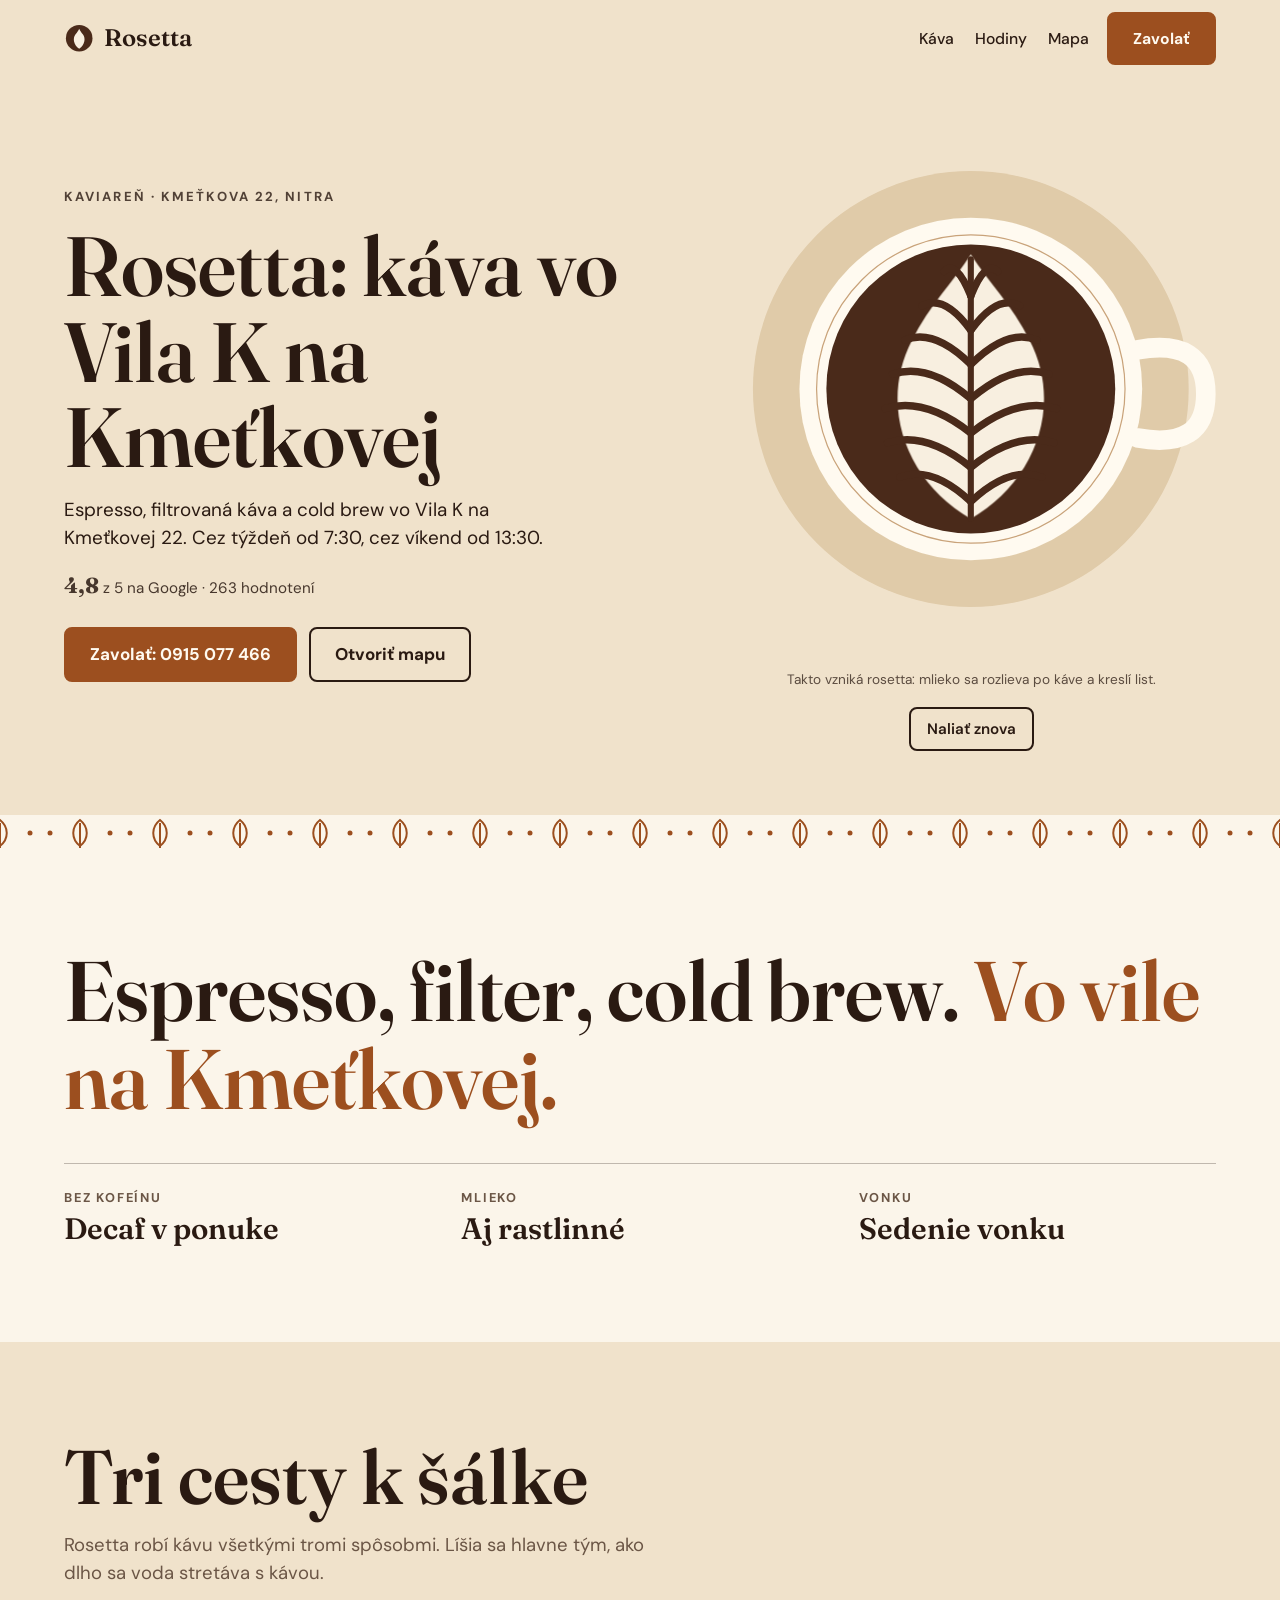
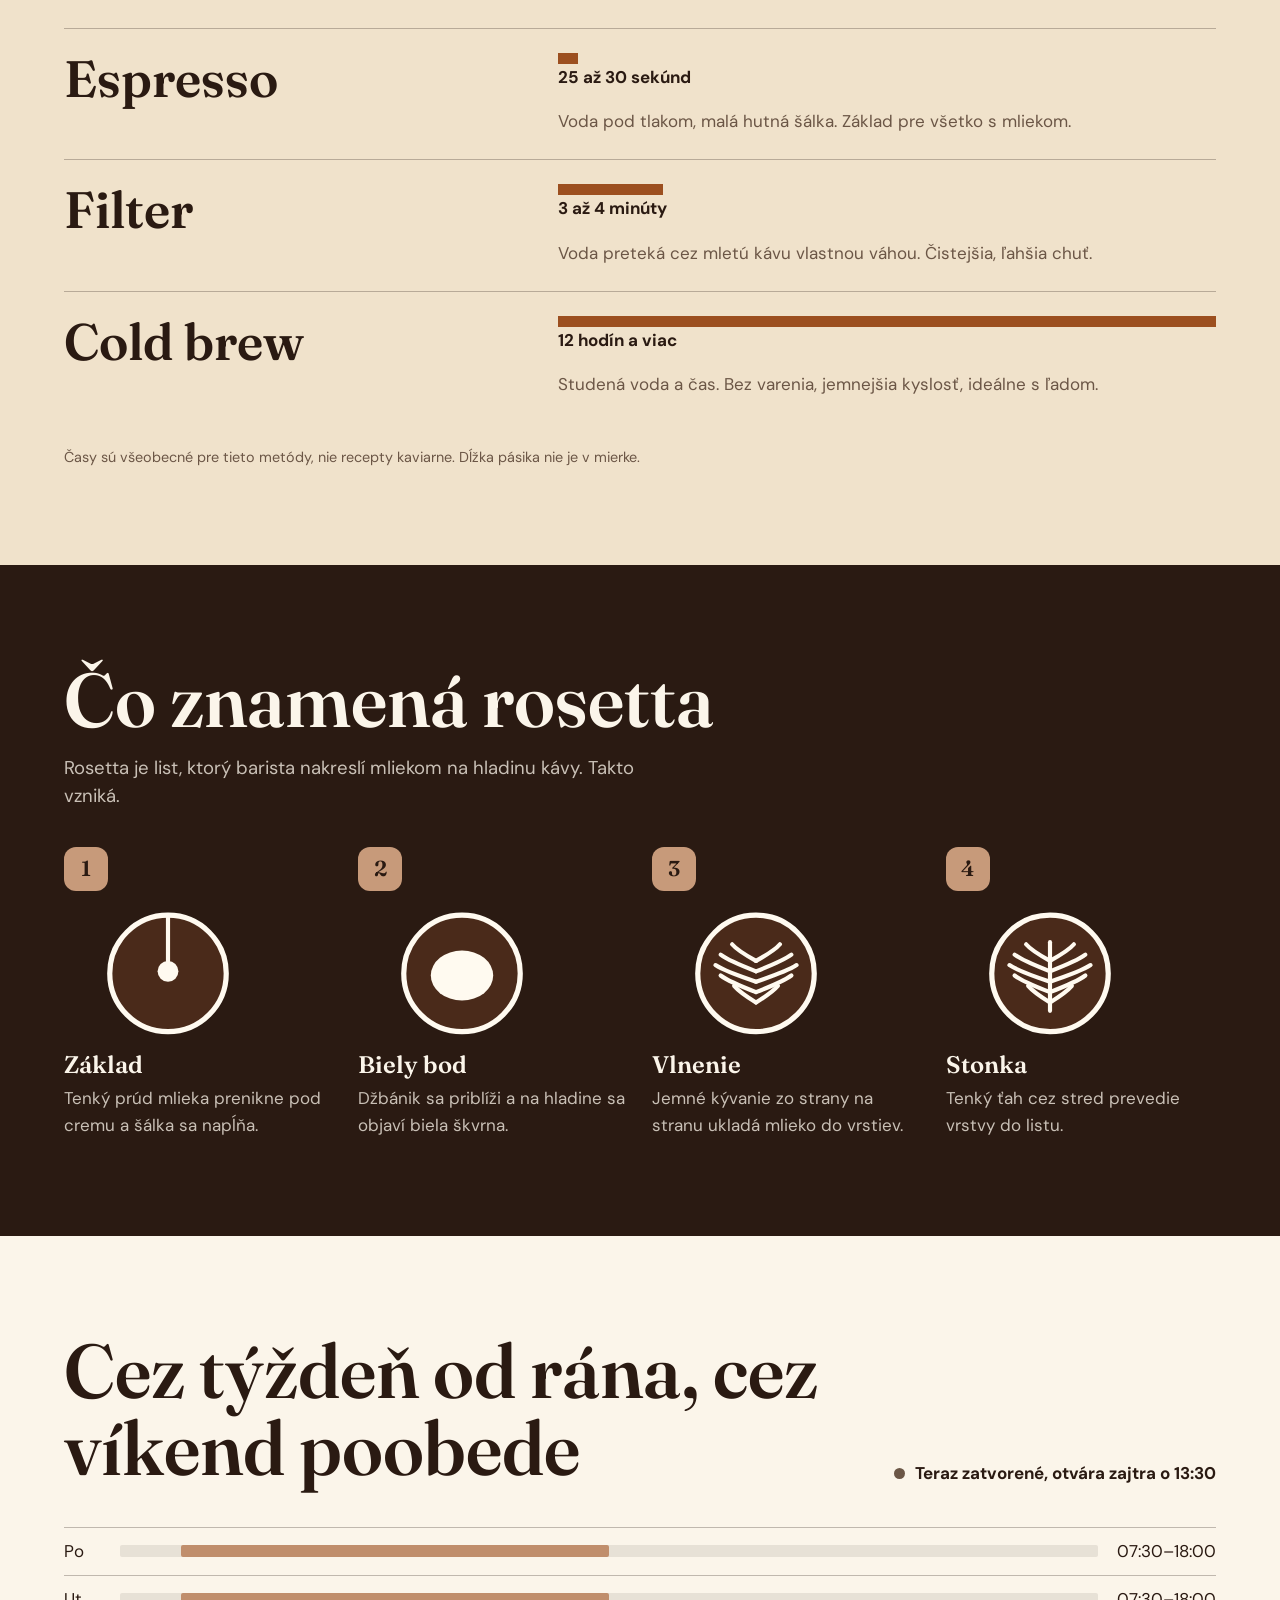
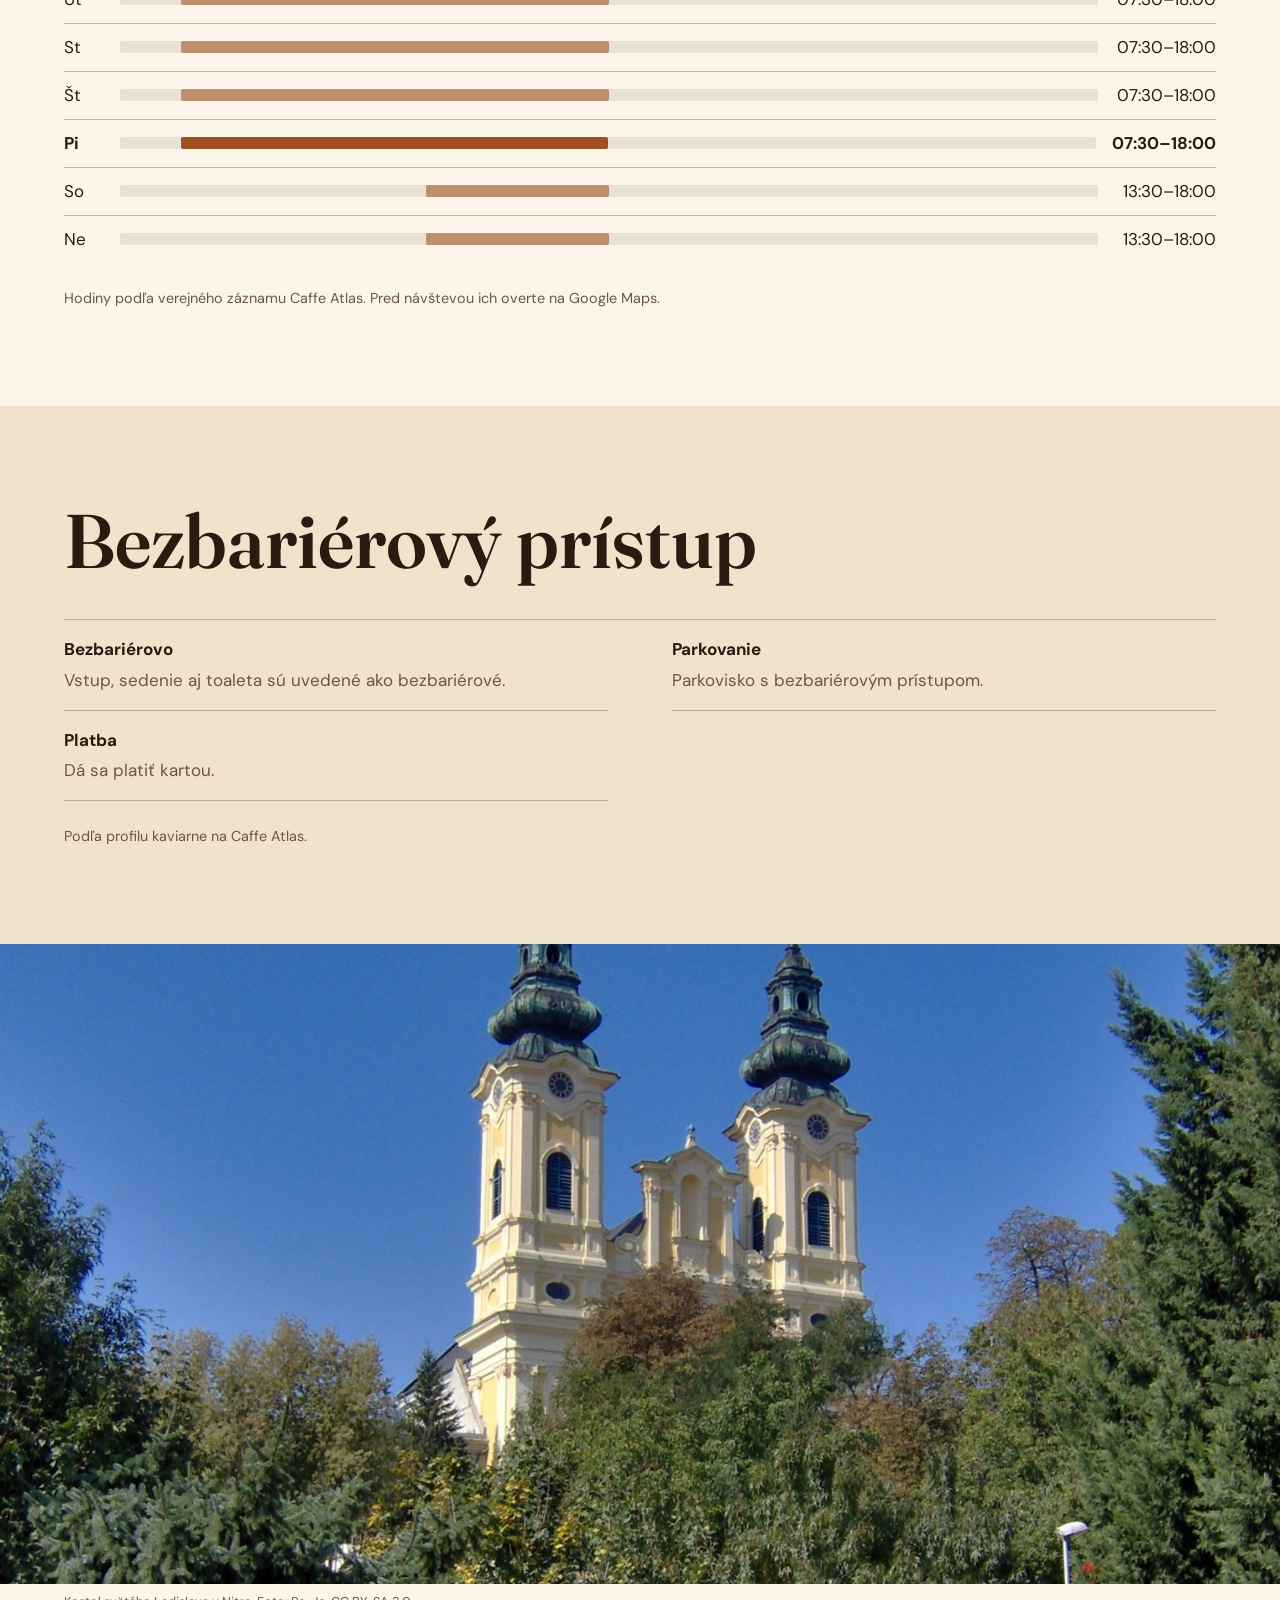
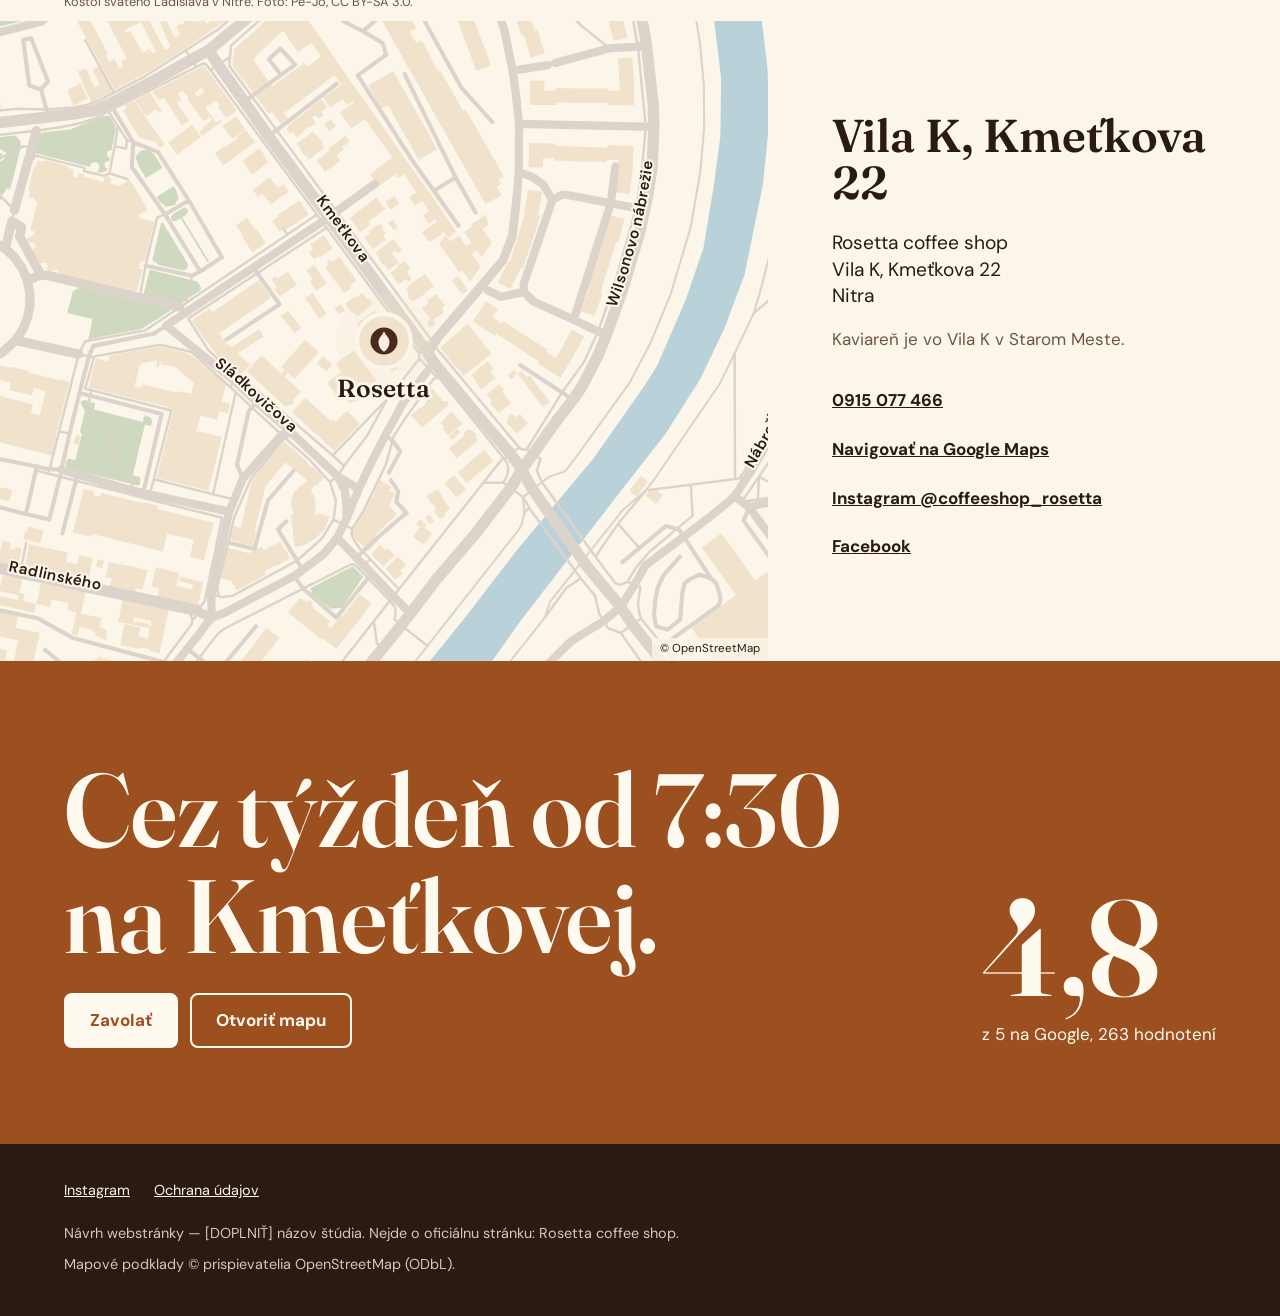
<file: index.html>
<!doctype html>
<html lang="sk">
<head>
  <meta charset="utf-8">
  <meta name="viewport" content="width=device-width, initial-scale=1">
  <title>Rosetta coffee shop Nitra | Kaviareň na Kmeťkovej</title>
  <meta name="description" content="Rosetta coffee shop vo Vila K na Kmeťkovej 22 v Nitre: espresso, filter, cold brew, decaf, rastlinné mlieko a sedenie vonku.">
  <meta name="theme-color" content="#f0e2cb">
  <meta property="og:type" content="website">
  <meta property="og:locale" content="sk_SK">
  <meta property="og:title" content="Rosetta coffee shop Nitra | Kaviareň na Kmeťkovej">
  <meta property="og:description" content="Kaviareň vo Vila K, Kmeťkova 22, Nitra.">
  <meta property="og:image" content="assets/og.jpg">
  <meta property="og:image:width" content="1200">
  <meta property="og:image:height" content="630">
  <meta property="og:image:alt" content="Šálka kávy zhora s listom z mlieka na hladine, takzvaná rosetta">
  <link rel="icon" href="assets/favicon.svg" type="image/svg+xml">
  <link rel="preconnect" href="https://fonts.googleapis.com">
  <link rel="preconnect" href="https://fonts.gstatic.com" crossorigin>
  <link href="https://fonts.googleapis.com/css2?family=Fraunces:wght@500;700&family=DM+Sans:wght@400;500;700&display=swap" rel="stylesheet">
  <link rel="stylesheet" href="style.css">
  <script defer src="idea.js"></script>
  <script defer src="site.js"></script>
  <script type="application/ld+json">
{
  "@context": "https://schema.org",
  "@type": "CafeOrCoffeeShop",
  "name": "Rosetta coffee shop",
  "address": {
    "@type": "PostalAddress",
    "streetAddress": "Vila K, Kmeťkova 22",
    "addressLocality": "Nitra",
    "addressCountry": "SK"
  },
  "telephone": "+421915077466",
  "sameAs": [
    "https://www.instagram.com/coffeeshop_rosetta/"
  ]
}
  </script>
</head>
<body>
  <a class="skip-link" href="#ponuka">Preskočiť na obsah</a>

  <header class="topbar">
    <a class="brand" href="#top" aria-label="Rosetta coffee shop, začiatok stránky"><svg class="brand-mark" viewBox="0 0 32 32" aria-hidden="true" focusable="false"><circle cx="16" cy="16" r="14" fill="#4a2a1a"/><path d="M16 27 C10 23 9 16 12 12 C14 10 15 8 16 6 C17 8 18 10 20 12 C23 16 22 23 16 27Z" fill="#f8efe0"/></svg><span>Rosetta</span></a>
    <nav class="topbar-nav" aria-label="Hlavná navigácia">
      <a href="#ponuka">Káva</a>
      <a href="#hodiny">Hodiny</a>
      <a href="#mapa">Mapa</a>
      <a class="button topbar-cta" href="tel:+421915077466">Zavolať</a>
    </nav>
  </header>

  <main id="top">
    <section class="hero hero--split">

      <div class="hero-copy">
        <p class="hero-kicker">Kaviareň · Kmeťkova 22, Nitra</p>
        <h1>Rosetta: káva vo Vila K na Kmeťkovej</h1>
        <p class="hero-lede">Espresso, filtrovaná káva a cold brew vo Vila K na Kmeťkovej 22. Cez týždeň od 7:30, cez víkend od 13:30.</p>
        <p class="hero-rating"><strong>4,8</strong> z 5 na Google · 263 hodnotení</p>
        <div class="actions">
          <a class="button" href="tel:+421915077466">Zavolať: 0915 077 466</a>
          <a class="button button-ghost" href="https://www.google.com/maps/search/?api=1&amp;query=Rosetta%20coffee%20shop%20Vila%20K%2C%20Kme%C5%A5kova%2022%20Nitra" rel="noopener">Otvoriť mapu</a>
        </div>
      </div>
      <div class="hero-art">
        <svg class="art rosetta" viewBox="0 0 400 400" role="img" aria-label="Šálka kávy zhora s listom z mlieka na hladine, takzvaná rosetta">
<circle class="fa3" cx="200" cy="200" r="178"/>
<path class="sa2" d="M336 168 Q392 158 392 204 Q392 250 336 240" stroke-width="16"/>
<circle class="fa2" cx="200" cy="200" r="140"/>
<circle class="sa6" cx="200" cy="200" r="126"/>
<circle class="fa1" cx="200" cy="200" r="118"/>
<path class="fa4 milk" d="M200 306 C148 276 124 214 152 160 C166 132 186 112 200 90 C214 112 234 132 248 160 C276 214 252 276 200 306Z"/>
<path class="sa1 vein" pathLength="1" style="--i:0" stroke-width="6" d="M200 292 Q168 262 142 272"/>
<path class="sa1 vein" pathLength="1" style="--i:0" stroke-width="6" d="M200 292 Q232 262 258 272"/>
<path class="sa1 vein" pathLength="1" style="--i:1" stroke-width="6" d="M200 264 Q163 234 132 244"/>
<path class="sa1 vein" pathLength="1" style="--i:1" stroke-width="6" d="M200 264 Q237 234 268 244"/>
<path class="sa1 vein" pathLength="1" style="--i:2" stroke-width="6" d="M200 236 Q162 206 130 216"/>
<path class="sa1 vein" pathLength="1" style="--i:2" stroke-width="6" d="M200 236 Q238 206 270 216"/>
<path class="sa1 vein" pathLength="1" style="--i:3" stroke-width="6" d="M200 208 Q165 178 136 188"/>
<path class="sa1 vein" pathLength="1" style="--i:3" stroke-width="6" d="M200 208 Q235 178 264 188"/>
<path class="sa1 vein" pathLength="1" style="--i:4" stroke-width="6" d="M200 180 Q170 150 146 160"/>
<path class="sa1 vein" pathLength="1" style="--i:4" stroke-width="6" d="M200 180 Q230 150 254 160"/>
<path class="sa1 vein" pathLength="1" style="--i:5" stroke-width="6" d="M200 152 Q178 122 160 132"/>
<path class="sa1 vein" pathLength="1" style="--i:5" stroke-width="6" d="M200 152 Q222 122 240 132"/>
<path class="sa1 vein" pathLength="1" style="--i:6" stroke-width="6" d="M200 124 Q188 94 178 104"/>
<path class="sa1 vein" pathLength="1" style="--i:6" stroke-width="6" d="M200 124 Q212 94 222 104"/>
<path class="sa1 vein" pathLength="1" style="--i:0" stroke-width="5" d="M200 306 V94"/>
<path class="sa4 stream" stroke-width="12" d="M200 -20 V120"/>
        </svg>
<p class="idea-hint">Takto vzniká rosetta: mlieko sa rozlieva po káve a kreslí list.</p>
<div class="controls"><button class="control" type="button" data-replay>Naliať znova</button></div>
      </div>
    </section>

    <div class="divider" aria-hidden="true"></div>

    <section class="block tone-base " id="ponuka">
      <div class="block-inner">
        <p class="statement-text">Espresso, filter, cold brew. <em>Vo vile na Kmeťkovej.</em></p>
        <dl class="statement-facts"><div><dt>Bez kofeínu</dt><dd>Decaf v ponuke</dd></div><div><dt>Mlieko</dt><dd>Aj rastlinné</dd></div><div><dt>Vonku</dt><dd>Sedenie vonku</dd></div></dl>
      </div>
    </section>

    <section class="block tone-alt ">
      <div class="block-inner">
        <h2 class="block-title">Tri cesty k šálke</h2><p class="block-lead">Rosetta robí kávu všetkými tromi spôsobmi. Líšia sa hlavne tým, ako dlho sa voda stretáva s kávou.</p>
        <ol class="methods"><li class="method"><h3 class="method-name">Espresso</h3><div class="method-detail"><span class="method-bar" style="--length:3%"></span><p class="method-time">25 až 30 sekúnd</p><p class="method-text">Voda pod tlakom, malá hutná šálka. Základ pre všetko s mliekom.</p></div></li><li class="method"><h3 class="method-name">Filter</h3><div class="method-detail"><span class="method-bar" style="--length:16%"></span><p class="method-time">3 až 4 minúty</p><p class="method-text">Voda preteká cez mletú kávu vlastnou váhou. Čistejšia, ľahšia chuť.</p></div></li><li class="method"><h3 class="method-name">Cold brew</h3><div class="method-detail"><span class="method-bar" style="--length:100%"></span><p class="method-time">12 hodín a viac</p><p class="method-text">Studená voda a čas. Bez varenia, jemnejšia kyslosť, ideálne s ľadom.</p></div></li></ol>
        <p class="block-note">Časy sú všeobecné pre tieto metódy, nie recepty kaviarne. Dĺžka pásika nie je v mierke.</p>
      </div>
    </section>

    <section class="block tone-ink ">
      <div class="block-inner">
        <h2 class="block-title">Čo znamená rosetta</h2><p class="block-lead">Rosetta je list, ktorý barista nakreslí mliekom na hladinu kávy. Takto vzniká.</p>
        <ol class="steps" style="--step-count: 4"><li class="step"><svg class="step-art" viewBox="0 0 200 120" aria-hidden="true" focusable="false"><circle cx="100" cy="60" r="56" fill="#4a2a1a"/><circle cx="100" cy="60" r="56" fill="none" stroke="#fffaf0" stroke-width="5"/><path d="M100 6 V52" stroke="#fffaf0" stroke-width="4" stroke-linecap="round"/><circle cx="100" cy="58" r="10" fill="#fffaf0"/></svg><h3 class="step-title">Základ</h3><p class="step-text">Tenký prúd mlieka prenikne pod cremu a šálka sa napĺňa.</p></li><li class="step"><svg class="step-art" viewBox="0 0 200 120" aria-hidden="true" focusable="false"><circle cx="100" cy="60" r="56" fill="#4a2a1a"/><circle cx="100" cy="60" r="56" fill="none" stroke="#fffaf0" stroke-width="5"/><ellipse cx="100" cy="62" rx="30" ry="24" fill="#fffaf0"/></svg><h3 class="step-title">Biely bod</h3><p class="step-text">Džbánik sa priblíži a na hladine sa objaví biela škvrna.</p></li><li class="step"><svg class="step-art" viewBox="0 0 200 120" aria-hidden="true" focusable="false"><circle cx="100" cy="60" r="56" fill="#4a2a1a"/><circle cx="100" cy="60" r="56" fill="none" stroke="#fffaf0" stroke-width="5"/><path d="M100 88 Q84 78 79 72" stroke="#fffaf0" stroke-width="4" fill="none" stroke-linecap="round"/><path d="M100 88 Q116 78 121 72" stroke="#fffaf0" stroke-width="4" fill="none" stroke-linecap="round"/><path d="M100 78 Q74 68 66 62" stroke="#fffaf0" stroke-width="4" fill="none" stroke-linecap="round"/><path d="M100 78 Q126 68 134 62" stroke="#fffaf0" stroke-width="4" fill="none" stroke-linecap="round"/><path d="M100 68 Q70 58 61 52" stroke="#fffaf0" stroke-width="4" fill="none" stroke-linecap="round"/><path d="M100 68 Q130 58 139 52" stroke="#fffaf0" stroke-width="4" fill="none" stroke-linecap="round"/><path d="M100 58 Q74 48 66 42" stroke="#fffaf0" stroke-width="4" fill="none" stroke-linecap="round"/><path d="M100 58 Q126 48 134 42" stroke="#fffaf0" stroke-width="4" fill="none" stroke-linecap="round"/><path d="M100 48 Q82 38 77 32" stroke="#fffaf0" stroke-width="4" fill="none" stroke-linecap="round"/><path d="M100 48 Q118 38 123 32" stroke="#fffaf0" stroke-width="4" fill="none" stroke-linecap="round"/></svg><h3 class="step-title">Vlnenie</h3><p class="step-text">Jemné kývanie zo strany na stranu ukladá mlieko do vrstiev.</p></li><li class="step"><svg class="step-art" viewBox="0 0 200 120" aria-hidden="true" focusable="false"><circle cx="100" cy="60" r="56" fill="#4a2a1a"/><circle cx="100" cy="60" r="56" fill="none" stroke="#fffaf0" stroke-width="5"/><path d="M100 88 Q84 78 79 72" stroke="#fffaf0" stroke-width="4" fill="none" stroke-linecap="round"/><path d="M100 88 Q116 78 121 72" stroke="#fffaf0" stroke-width="4" fill="none" stroke-linecap="round"/><path d="M100 78 Q74 68 66 62" stroke="#fffaf0" stroke-width="4" fill="none" stroke-linecap="round"/><path d="M100 78 Q126 68 134 62" stroke="#fffaf0" stroke-width="4" fill="none" stroke-linecap="round"/><path d="M100 68 Q70 58 61 52" stroke="#fffaf0" stroke-width="4" fill="none" stroke-linecap="round"/><path d="M100 68 Q130 58 139 52" stroke="#fffaf0" stroke-width="4" fill="none" stroke-linecap="round"/><path d="M100 58 Q74 48 66 42" stroke="#fffaf0" stroke-width="4" fill="none" stroke-linecap="round"/><path d="M100 58 Q126 48 134 42" stroke="#fffaf0" stroke-width="4" fill="none" stroke-linecap="round"/><path d="M100 48 Q82 38 77 32" stroke="#fffaf0" stroke-width="4" fill="none" stroke-linecap="round"/><path d="M100 48 Q118 38 123 32" stroke="#fffaf0" stroke-width="4" fill="none" stroke-linecap="round"/><path d="M100 96 V30" stroke="#fffaf0" stroke-width="4" stroke-linecap="round"/></svg><h3 class="step-title">Stonka</h3><p class="step-text">Tenký ťah cez stred prevedie vrstvy do listu.</p></li></ol>
        
      </div>
    </section>

    <section class="block tone-base " id="hodiny">
      <div class="block-inner" data-hours="[[450, 1080], [450, 1080], [450, 1080], [450, 1080], [450, 1080], [810, 1080], [810, 1080]]" data-days="[&quot;pondelok&quot;, &quot;utorok&quot;, &quot;streda&quot;, &quot;štvrtok&quot;, &quot;piatok&quot;, &quot;sobota&quot;, &quot;nedeľa&quot;]">
        <div class="week-head">
          <h2 class="block-title">Cez týždeň od rána, cez víkend poobede</h2>
          <p class="week-status" aria-live="polite">Otváracie hodiny</p>
        </div>
        <ul class="week"><li class="week-day"><span>Po</span> <span class="week-track"><span class="week-bar" style="--from: 6.25%; --span: 43.75%"></span></span> <span class="week-time">07:30–18:00</span></li><li class="week-day"><span>Ut</span> <span class="week-track"><span class="week-bar" style="--from: 6.25%; --span: 43.75%"></span></span> <span class="week-time">07:30–18:00</span></li><li class="week-day"><span>St</span> <span class="week-track"><span class="week-bar" style="--from: 6.25%; --span: 43.75%"></span></span> <span class="week-time">07:30–18:00</span></li><li class="week-day"><span>Št</span> <span class="week-track"><span class="week-bar" style="--from: 6.25%; --span: 43.75%"></span></span> <span class="week-time">07:30–18:00</span></li><li class="week-day"><span>Pi</span> <span class="week-track"><span class="week-bar" style="--from: 6.25%; --span: 43.75%"></span></span> <span class="week-time">07:30–18:00</span></li><li class="week-day"><span>So</span> <span class="week-track"><span class="week-bar" style="--from: 31.25%; --span: 18.75%"></span></span> <span class="week-time">13:30–18:00</span></li><li class="week-day"><span>Ne</span> <span class="week-track"><span class="week-bar" style="--from: 31.25%; --span: 18.75%"></span></span> <span class="week-time">13:30–18:00</span></li></ul>
        <p class="block-note">Hodiny podľa verejného záznamu Caffe Atlas. Pred návštevou ich overte na Google Maps.</p>
      </div>
    </section>

    <section class="block tone-alt ">
      <div class="block-inner">
        <h2 class="block-title">Bezbariérový prístup</h2>
        <ul class="notes"><li class="note"><span class="note-title">Bezbariérovo</span><p class="note-text">Vstup, sedenie aj toaleta sú uvedené ako bezbariérové.</p></li><li class="note"><span class="note-title">Parkovanie</span><p class="note-text">Parkovisko s bezbariérovým prístupom.</p></li><li class="note"><span class="note-title">Platba</span><p class="note-text">Dá sa platiť kartou.</p></li></ul>
        <p class="block-note">Podľa profilu kaviarne na Caffe Atlas.</p>
      </div>
    </section>

    <section class="block tone-base ">
      <figure class="photo-band">
        <img src="assets/photos/kostol-ladislava.jpg" width="1525" height="1280" alt="Dve veže Kostola svätého Ladislava v Nitre nad korunami stromov" loading="lazy">
        <figcaption>Kostol svätého Ladislava v Nitre. Foto: Pe-Jo, CC BY-SA 3.0.</figcaption>
      </figure>
    </section>

    <section class="block tone-base " id="mapa">
      <div class="place-grid">
        <div class="place-map"><svg class="street-map" viewBox="0 0 960 620" role="img" aria-label="Mapa okolia: Rosetta coffee shop" preserveAspectRatio="xMidYMid slice">
  <rect width="960" height="620" fill="var(--bg)"/>
  <path d="M189.7 366.8L187.2 368.1L186.2 370.1L190.3 377.5L185.6 397.4L187.3 400.9L180.9 425.5L174.1 423.7L171.6 427.5L171.7 430.8L174.4 433.3L240.1 449.7L241.8 450.1L242.8 449.5L243.3 448.6L244.2 444.4L243.7 442.5L242.2 441.6L239.8 441.0L236.5 440.1L237.2 437.3L248.5 390.8L254.2 392.4L255.3 387.8L254.1 384.3L248.3 381.6L246.0 388.5L199.1 376.4L200.3 370.4L189.7 366.8ZM265.6 195.3L289.9 235.2L290.1 236.4L289.9 237.6L289.1 239.5L287.7 240.9L285.9 241.5L283.9 241.4L262.4 236.5L255.5 231.6L264.1 195.8L265.6 195.3ZM194.9 141.2L196.0 138.5L198.4 136.8L202.0 137.1L204.1 139.5L204.4 142.0L203.8 144.3L201.0 146.2L206.9 146.7L211.0 145.3L212.3 143.1L211.0 142.5L209.9 141.5L209.3 140.1L209.3 138.7L209.9 137.4L211.0 136.4L212.4 135.9L213.8 136.0L214.5 132.6L213.1 132.0L212.1 131.0L211.5 129.8L211.4 128.2L212.0 126.9L213.1 126.0L214.5 125.5L216.0 125.5L220.2 104.4L219.7 101.4L215.3 93.8L213.2 91.7L208.1 91.8L176.1 105.1L150.4 107.8L145.3 110.2L140.0 127.6L194.9 141.2ZM36.4 169.6L33.0 173.6L37.6 192.3L37.6 204.6L48.1 204.3L56.0 202.2L60.6 199.8L63.1 199.0L70.0 198.6L71.0 196.4L73.5 195.6L76.4 192.5L77.5 190.8L87.2 190.5L88.1 187.6L86.8 183.3L89.3 179.2L94.6 179.0L99.8 180.3L104.2 178.7L105.9 174.7L104.2 170.0L100.0 165.1L87.7 161.2L81.3 157.9L67.9 158.7L62.8 157.7L36.4 169.6ZM72.0 116.8L71.8 116.1L122.9 110.9L127.9 116.3L128.2 121.9L117.8 163.5L115.0 161.6L110.1 169.3L98.2 160.8L89.1 156.5L88.6 151.5L89.9 145.4L95.8 143.3L112.0 134.0L114.3 128.2L109.3 124.3L103.3 125.6L97.8 129.1L91.8 129.3L78.5 123.9L72.0 116.8ZM249.3 152.0L265.4 142.3L259.4 132.3L258.0 130.1L252.5 124.9L244.4 125.5L239.2 131.4L242.1 139.9L249.3 152.0ZM284.0 181.8L275.6 187.3L273.5 189.6L273.8 192.4L276.0 194.1L278.4 194.0L282.9 191.1L308.8 233.5L310.0 233.7L310.3 232.6L284.5 190.1L288.6 187.4L290.0 185.6L289.9 183.0L287.9 181.0L285.9 180.8L284.0 181.8ZM41.6 162.4L18.9 164.2L18.9 156.4L15.2 147.4L6.0 133.5L3.8 124.1L68.2 116.5L76.9 128.1L77.4 135.0L66.4 142.9L61.4 152.2L41.6 162.4ZM276.3 160.1L278.8 164.3L281.0 172.3L277.1 178.5L268.8 179.9L262.3 174.5L259.9 170.2L276.3 160.1ZM302.6 260.6L301.5 261.4L282.6 273.8L246.7 266.3L253.0 240.9L298.5 252.1L302.0 256.2L302.6 260.6ZM93.6 -531.8L58.1 -544.4L-2.6 -558.2L-47.5 -566.5L-90.3 -563.2L-127.5 -551.4L-130.1 -550.9L-150.1 -543.7L-190.4 -506.9L-199.0 -491.8L-207.0 -472.4L-212.1 -447.5L-217.8 -406.8L-220.6 -374.3L-221.4 -353.5L-207.1 -263.5L-199.3 -207.6L-198.5 -194.6L-203.9 -163.1L-185.6 -136.3L-161.0 -241.1L-150.8 -264.9L-137.1 -279.7L-135.3 -311.0L-145.5 -323.1L-125.2 -428.9L-123.1 -464.4L-135.9 -467.9L-129.6 -499.0L-110.6 -495.9L-101.7 -505.4L-93.1 -488.4L-66.6 -485.1L-55.2 -486.5L-54.4 -480.9L-0.4 -473.6L1.3 -484.9L29.5 -486.9L24.3 -472.1L37.9 -463.9L54.0 -448.9L61.8 -446.2L81.9 -428.6L88.7 -429.9L127.1 -407.8L138.3 -402.4L134.0 -394.0L141.2 -352.0L163.2 -365.8L229.1 -246.2L276.2 -163.5L261.6 -120.6L230.1 -84.4L192.5 -49.9L112.3 -11.6L-7.5 8.0L-44.0 8.0L-101.7 -2.5L-136.3 -3.0L-117.9 7.2L-85.8 11.8L-85.8 22.8L-69.0 24.0L12.2 21.4L112.5 4.3L144.2 -4.1L176.0 -27.4L210.6 -46.3L277.9 -96.6L266.7 -107.9L282.5 -124.7L288.4 -118.1L293.7 -115.7L294.4 -122.4L300.4 -128.3L306.8 -128.1L310.1 -144.9L295.4 -148.2L289.4 -172.3L225.9 -286.0L191.9 -347.0L192.3 -352.4L183.9 -361.0L146.5 -420.1L136.1 -447.8L129.8 -466.4L118.5 -482.5L107.9 -499.3L92.2 -528.5L93.6 -531.8ZM439.3 568.5L428.4 569.5L409.3 554.8L410.0 551.9L408.7 549.6L449.7 528.2L459.8 538.3L439.3 568.5ZM173.1 282.8L178.5 262.0L185.0 258.1L271.9 278.7L272.1 281.3L244.9 298.4L193.5 308.4L197.7 288.8L173.1 282.8ZM143.9 685.6L148.7 668.3L192.7 683.4L190.7 689.0L178.3 684.7L166.8 692.8L143.9 685.6ZM-21.9 152.6L-10.3 160.2L-5.4 165.7L6.6 169.5L25.7 219.8L17.4 228.0L14.8 235.2L8.7 241.1L-0.8 234.8L-21.9 152.6Z" fill="color-mix(in srgb, #4f8a4a 26%, var(--bg))"/>
  <path d="M68.3 260.1L70.8 258.8L73.5 258.2L76.3 258.3L78.9 259.1L81.3 260.4L83.4 262.3L84.8 264.7L85.7 267.3L86.0 270.0L85.6 272.8L84.5 275.3L82.8 277.5L80.5 279.4L77.8 280.6L74.9 281.1L72.0 280.8L69.2 279.7L66.8 278.0L64.9 275.8L63.6 273.1L63.1 270.1L63.4 267.2L64.4 264.4L66.1 262.0L68.3 260.1ZM-656.3 -675.6L-662.6 -678.5L-668.1 -670.7L-678.4 -633.3L-717.2 -506.6L-734.3 -447.0L-744.3 -421.7L-760.3 -389.5L-783.1 -345.3L-805.6 -308.5L-834.9 -264.2L-863.1 -224.0L-894.2 -183.3L-924.9 -148.6L-947.5 -122.9L-981.0 -89.3L-1018.4 -54.2L-1049.6 -28.3L-1087.2 1.3L-1117.8 23.3L-1150.8 46.2L-1186.8 68.8L-1234.4 95.1L-1260.5 108.6L-1288.1 121.0L-1297.3 124.5L-1356.9 149.7L-1421.2 171.8L-1464.6 185.2L-1510.8 196.0L-1545.7 202.1L-1584.7 207.4L-1633.1 214.0L-1676.9 218.9L-1728.4 220.7L-1782.5 221.3L-1834.7 218.9L-1893.0 214.9L-1932.4 209.7L-1977.6 200.9L-2028.4 187.9L-2092.5 168.5L-2203.8 127.9L-2259.6 104.2L-2335.7 69.9L-2632.5 -143.4L-2769.6 -251.9L-2827.8 -294.5L-2979.7 -383.2L-3036.6 -407.7L-3143.6 -452.9L-3248.2 -499.3L-3361.4 -549.4L-3453.3 -589.6L-3490.1 -604.5L-3534.5 -626.7L-3556.1 -586.9L-3458.2 -535.5L-3378.5 -504.1L-3278.8 -464.8L-3185.7 -417.8L-3136.1 -395.5L-3034.3 -343.9L-2977.1 -312.4L-2551.0 -3.4L-2450.7 64.8L-2401.0 96.1L-2359.2 120.6L-2286.8 163.1L-2220.5 187.3L-2049.3 243.9L-1920.2 268.4L-1786.3 278.4L-1640.2 275.5L-1540.5 259.9L-1455.0 239.2L-1372.3 212.8L-1229.8 155.1L-1118.6 93.1L-1031.7 29.7L-966.9 -25.2L-866.4 -129.2L-803.7 -209.7L-758.1 -276.7L-677.6 -427.0L-624.9 -549.5L-589.7 -616.6L-564.2 -670.8L-569.1 -673.9L-551.5 -710.0L-542.6 -749.3L-522.7 -854.7L-508.0 -917.9L-499.7 -943.5L-470.2 -1006.9L-428.9 -1065.3L-371.9 -1116.6L-322.8 -1154.4L-274.0 -1179.2L-239.1 -1190.2L-197.4 -1200.8L-153.9 -1206.5L-105.9 -1207.2L-57.0 -1202.5L-6.1 -1191.3L40.6 -1175.0L94.8 -1146.5L134.7 -1114.5L163.9 -1090.3L192.4 -1056.1L224.5 -1006.2L244.4 -969.9L275.8 -895.8L297.1 -846.6L313.5 -798.2L333.5 -743.3L357.7 -699.1L375.5 -661.4L400.4 -620.1L424.7 -578.7L472.4 -506.8L512.3 -447.6L547.9 -404.2L585.7 -359.3L625.6 -314.4L679.0 -251.0L721.8 -201.8L751.0 -148.4L780.2 -82.2L798.7 -9.5L806.6 55.4L805.9 111.7L799.5 159.4L789.5 219.9L772.4 269.8L744.6 334.0L732.5 353.2L684.0 422.3L609.2 512.1L559.3 576.9L502.3 647.5L443.2 723.0L385.5 797.8L324.9 876.2L275.0 944.6L245.8 995.2L221.6 1049.4L204.5 1109.2L194.5 1158.4L188.1 1201.9L185.3 1271.0L196.0 1352.9L205.2 1407.1L223.0 1462.7L255.8 1531.8L292.8 1591.7L458.2 1821.8L544.4 1943.0L655.5 2096.2L692.6 2153.2L719.6 2213.1L738.9 2268.7L753.9 2342.8L758.1 2394.8L753.1 2590.8L749.6 2698.5L746.0 2812.5L743.9 2913.7L746.0 2960.0L758.1 3027.0L790.2 3139.7L806.6 3189.6L824.4 3259.4L843.6 3325.7L850.8 3362.8L850.8 3409.1L848.6 3466.1L837.9 3523.1L802.3 3634.3L760.3 3742.0L714.7 3871.7L697.6 3914.5L683.0 3954.2L668.4 3994.3L610.6 4131.2L548.6 4291.6L528.0 4344.3L510.9 4422.0L503.8 4449.8L499.5 4513.3L499.9 4561.6L504.8 4561.6L504.7 4568.9L499.7 4568.8L500.2 4581.7L508.7 4630.9L523.7 4685.8L538.0 4730.7L555.8 4772.1L577.9 4815.6L612.8 4877.6L671.2 4983.1L717.5 5065.1L742.5 5114.3L761.7 5159.9L782.4 5226.2L790.6 5245.6L800.2 5286.8L830.1 5395.2L852.9 5464.3L874.3 5513.5L897.8 5554.2L926.3 5590.5L936.4 5602.1L968.3 5633.3L999.0 5661.1L1037.4 5683.2L1091.7 5710.8L1137.5 5737.0L1200.6 5775.2L1258.3 5808.0L1332.4 5847.2L1389.4 5892.1L1434.3 5940.6L1470.2 5988.9L1484.7 6008.4L1498.9 6027.5L1519.1 6054.7L1559.0 6108.2L1566.8 6103.9L1572.9 6111.3L1579.7 6119.6L1569.0 6126.0L1792.0 6411.9L1857.6 6491.8L1909.6 6556.7L1973.7 6621.6L1993.7 6642.7L2011.5 6661.5L2075.8 6699.1L2161.0 6749.1L2244.2 6782.7L2329.1 6806.6L2433.5 6832.6L2526.4 6843.6L2632.0 6839.3L2733.1 6832.1L2789.1 6818.6L2829.4 6809.1L2944.5 6766.9L3038.3 6736.5L3126.0 6723.7L3199.6 6724.7L3257.0 6730.8L3311.2 6743.1L3373.9 6763.3L3437.9 6787.4L3498.7 6822.6L3692.3 7022.4L3752.1 7078.0L3898.2 7175.0L4072.1 7260.5L4196.8 7327.6L4254.5 7371.1L4352.1 7470.9L4439.7 7601.4L4509.6 7710.5L4594.4 7823.9L4661.3 7892.4L4810.2 8014.4L4959.9 8138.5L5062.5 8294.4L5086.7 8359.9L5247.9 9066.1L5291.3 9188.1L5328.5 9266.8L5383.0 9359.6L5455.5 9447.4L5603.6 9555.3L5719.5 9611.8L5844.5 9654.2L5957.3 9671.3L6061.1 9678.4L6273.7 9657.2L6637.3 9612.2L7024.3 9576.8L7066.2 9584.6L7136.8 9623.3L7208.7 9687.3L7257.0 9768.0L7556.6 10364.3L7601.2 10432.5L7638.4 10479.7L7685.1 10518.5L7738.8 10563.7L7829.0 10621.5L7934.9 10679.2L8110.8 10784.6L8260.2 10894.6L8399.6 11065.9L8485.0 11210.0L8601.4 11450.1L8658.7 11551.0L8744.0 11780.9L9408.3 13392.5L9576.1 13802.4L9595.1 13891.4L9597.5 13997.1L9582.4 14126.8L9558.3 14200.1L9375.0 14562.6L9338.8 14683.9L9328.0 14756.2L9321.7 14877.9L9332.4 14949.0L9388.2 15114.6L9506.9 15406.0L9530.0 15484.6L9554.3 15544.5L9567.5 15582.4L9577.0 15624.7L9642.8 16076.7L9684.6 16211.3L9719.7 16200.1L9697.6 16132.5L9681.9 16071.9L9670.6 16002.6L9653.6 15871.2L9638.9 15750.8L9619.6 15619.9L9602.0 15555.1L9573.2 15478.1L9537.6 15379.5L9381.7 14990.4L9365.4 14927.3L9360.3 14892.8L9357.9 14846.2L9356.8 14786.3L9360.5 14748.3L9368.5 14702.3L9382.2 14648.4L9401.6 14594.0L9420.2 14548.0L9578.4 14240.0L9600.4 14190.6L9617.1 14135.4L9630.6 14054.3L9638.8 13983.4L9629.6 13898.9L9616.0 13821.6L9504.9 13487.1L9215.7 12790.4L9161.9 12662.7L9083.0 12466.0L8958.7 12171.9L8863.5 11939.3L8670.9 11506.8L8650.3 11444.9L8636.7 11381.5L8557.6 11207.3L8503.4 11110.5L8431.9 10996.2L8350.6 10897.5L8203.2 10763.4L8041.2 10660.0L7797.3 10523.8L7758.0 10488.5L7655.2 10396.7L7638.1 10370.5L7416.4 9927.4L7287.3 9686.2L7259.1 9646.8L7223.2 9606.4L7195.6 9580.4L7151.8 9566.1L7107.6 9543.5L7052.6 9525.4L6980.9 9514.3L6866.3 9525.3L6712.9 9554.7L6510.0 9582.7L6332.6 9608.6L6208.3 9625.4L6111.9 9633.3L6024.4 9636.6L5933.5 9625.3L5833.8 9609.7L5730.6 9570.3L5628.6 9510.5L5546.6 9443.4L5463.8 9358.3L5398.8 9265.1L5346.7 9168.9L5293.3 9015.6L5200.6 8630.3L5104.3 8301.4L5092.3 8271.1L5070.8 8233.8L5005.7 8140.3L4998.0 8128.0L4995.8 8118.0L4995.2 8107.2L4946.3 8072.1L4699.7 7858.5L4621.0 7781.4L4562.6 7695.4L4419.5 7477.3L4366.1 7399.1L4344.0 7374.6L4311.1 7346.8L4260.5 7309.8L4217.8 7281.4L4097.6 7220.1L3910.3 7138.8L3869.3 7113.7L3792.0 7056.6L3751.7 7019.4L3725.1 6988.9L3554.7 6820.3L3513.7 6784.5L3490.3 6767.2L3457.7 6750.0L3423.0 6732.3L3347.3 6703.4L3281.3 6685.6L3226.0 6677.1L3172.5 6672.5L3136.4 6673.8L3102.9 6676.6L3051.9 6684.7L2994.8 6697.3L2953.7 6710.0L2873.8 6739.9L2817.7 6762.0L2770.0 6779.1L2716.3 6787.0L2663.5 6789.7L2597.1 6791.7L2498.3 6793.4L2444.1 6788.7L2403.1 6782.7L2387.9 6780.4L2342.1 6770.3L2297.7 6757.8L2221.5 6730.4L2167.9 6705.3L2110.6 6669.3L2036.9 6617.1L1991.4 6579.0L1944.0 6535.1L1910.4 6494.8L1857.4 6426.6L1815.5 6368.7L1747.5 6279.2L1671.6 6180.6L1657.1 6113.9L1651.6 6103.8L1631.3 6118.8L1605.5 6086.6L1601.0 6080.9L1622.8 6065.8L1617.9 6058.3L1611.3 6053.7L1600.7 6050.3L1588.3 6050.3L1558.9 6009.1L1496.9 5930.2L1452.1 5876.3L1404.7 5828.6L1343.3 5787.2L1292.9 5744.9L1165.9 5676.3L1059.1 5616.8L1009.7 5583.6L982.5 5556.3L933.1 5478.7L916.0 5435.3L859.6 5241.7L834.4 5163.1L808.2 5100.6L768.4 5025.7L765.9 5020.9L723.8 4950.0L714.5 4934.2L625.8 4787.0L606.7 4746.7L585.7 4688.7L559.6 4589.1L558.9 4544.3L558.9 4505.6L561.3 4465.2L567.9 4425.1L577.9 4380.6L591.8 4332.7L684.8 4094.2L739.5 3947.7L764.8 3878.3L777.5 3843.6L836.7 3684.4L876.2 3583.6L885.0 3548.2L890.0 3511.4L896.4 3453.9L896.9 3366.1L889.6 3307.5L883.9 3277.0L856.3 3176.3L835.2 3103.8L817.5 3040.6L804.3 2987.6L797.4 2950.9L794.1 2903.6L796.3 2892.2L797.1 2888.3L809.7 2627.7L816.3 2427.6L814.8 2374.2L810.7 2334.9L804.7 2296.1L789.6 2242.7L776.5 2199.9L757.8 2161.0L744.2 2132.3L732.1 2111.7L714.5 2081.9L448.5 1719.6L355.8 1594.1L317.5 1538.7L285.7 1487.3L272.1 1454.0L254.5 1395.1L246.4 1349.7L235.3 1281.2L235.8 1224.3L240.4 1171.9L254.0 1111.4L275.6 1045.4L287.7 1022.7L322.5 961.2L360.3 909.8L411.2 845.3L468.1 772.3L542.2 680.1L612.2 581.3L711.7 452.3L752.8 399.9L786.5 346.5L809.7 298.2L829.4 245.3L847.0 158.6L853.5 96.1L851.5 46.3L843.0 -27.3L827.8 -84.2L803.7 -149.2L783.0 -192.0L756.3 -236.9L728.1 -271.6L704.4 -297.3L673.1 -326.8L653.4 -345.3L644.4 -355.7L641.2 -359.5L637.6 -363.6L603.1 -403.6L553.4 -466.9L511.4 -525.2L474.5 -579.6L443.9 -632.6L412.0 -686.0L379.6 -748.7L357.2 -798.6L352.2 -809.8L336.5 -847.1L305.5 -923.9L278.4 -987.6L263.2 -1017.8L252.1 -1037.3L237.3 -1058.6L223.6 -1076.9L210.4 -1092.9L198.9 -1106.0L186.3 -1119.1L171.4 -1133.6L148.4 -1151.0L115.8 -1175.6L93.3 -1188.8L69.7 -1200.5L34.4 -1215.7L10.7 -1223.0L-22.3 -1232.2L-48.1 -1238.9L-63.8 -1240.4L-88.3 -1242.8L-118.6 -1244.5L-143.2 -1243.0L-174.8 -1239.6L-203.1 -1235.8L-220.8 -1231.6L-253.3 -1222.7L-280.9 -1213.5L-308.8 -1200.7L-335.6 -1187.3L-365.1 -1169.6L-383.4 -1156.4L-403.5 -1139.3L-425.4 -1120.2L-448.8 -1096.3L-461.2 -1080.8L-480.8 -1055.2L-491.1 -1038.5L-506.2 -1011.2L-522.4 -978.5L-543.0 -934.0L-586.4 -845.3L-591.4 -832.2L-596.6 -830.1L-619.5 -776.3L-627.0 -754.7L-618.5 -751.8L-623.4 -738.9L-648.8 -672.7L-656.3 -675.6Z" fill="color-mix(in srgb, #3a8fb7 34%, var(--bg))"/>
  <path d="M200.5 650.5L182.8 645.9L185.0 637.1L202.3 641.6L200.5 650.5ZM258.8 11.2L267.8 28.2L273.3 24.7L277.8 33.0L265.0 41.0L259.0 29.3L251.7 15.2L258.8 11.2ZM223.5 45.8L226.2 44.3L233.9 58.8L219.0 66.7L196.6 25.8L206.6 20.5L212.7 32.0L210.5 33.3L213.7 39.4L218.5 48.3L223.5 45.8ZM-52.5 359.7L-85.6 368.1L-90.9 350.5L-57.2 342.0L-52.5 359.7ZM295.2 546.1L290.0 545.0L290.1 544.7L281.3 542.7L282.2 538.5L296.2 541.6L295.2 546.1ZM438.2 367.3L425.7 352.1L426.0 349.5L438.7 340.1L441.7 343.2L451.6 356.2L442.2 363.9L438.2 367.3ZM86.9 544.0L84.9 552.5L80.3 551.4L82.3 542.8L86.9 544.0ZM-2.3 261.9L-7.7 263.3L-8.4 260.5L-7.6 260.3L-8.9 255.1L-4.5 253.6L-2.3 261.9ZM60.2 473.1L66.2 474.6L67.1 471.3L67.7 471.6L71.8 472.8L69.8 480.8L68.9 484.3L48.3 479.2L43.6 496.3L47.9 497.1L48.8 492.9L53.0 493.8L53.6 490.6L66.7 493.3L64.6 501.7L61.4 514.7L22.4 506.5L25.3 492.2L25.8 492.3L34.5 463.4L34.7 463.5L61.0 469.9L60.2 473.1ZM-31.5 527.0L-12.8 529.1L-13.7 532.0L-14.9 535.9L-17.1 543.4L-18.8 549.0L-37.4 546.9L-31.5 527.0ZM244.6 1.0L228.4 9.1L226.6 10.0L226.3 9.3L222.6 2.2L223.3 1.8L240.2 -6.4L244.6 1.0ZM225.6 647.4L220.2 655.5L202.8 651.0L205.1 642.3L225.6 647.4ZM316.2 -50.8L318.4 -48.7L317.1 -47.1L314.8 -49.2L316.2 -50.8ZM88.6 634.7L88.3 634.5L79.8 632.4L81.0 627.4L91.3 629.8L92.7 629.2L93.6 630.4L99.4 631.8L98.2 636.7L88.6 634.7ZM321.3 95.8L322.8 97.8L318.8 100.6L317.3 98.6L321.3 95.8ZM107.1 552.3L110.6 536.9L114.9 537.8L115.0 537.5L129.6 540.4L126.6 554.0L126.1 556.3L107.1 552.3ZM18.8 -52.2L13.0 -51.2L9.0 -50.3L7.2 -64.0L28.4 -65.2L32.9 -39.3L33.4 -34.8L22.2 -33.4L18.8 -52.2ZM-28.0 354.0L-27.4 358.0L-35.2 359.2L-35.9 355.2L-28.0 354.0ZM352.9 163.6L369.5 151.3L377.3 162.1L382.8 158.1L387.8 165.1L370.3 177.8L362.4 167.0L357.9 170.4L352.9 163.6ZM295.8 -14.9L288.5 -27.2L291.6 -29.3L294.7 -24.4L294.5 -24.4L299.3 -16.8L295.8 -14.9ZM-46.4 137.3L-43.4 156.0L-34.2 154.5L-32.0 168.4L-32.4 168.5L-47.0 170.9L-47.9 165.4L-49.9 165.8L-49.7 167.0L-56.2 168.1L-57.8 158.1L-59.5 158.5L-62.2 141.7L-60.5 141.5L-61.9 132.6L-65.7 133.1L-65.8 131.2L-65.9 122.1L-39.5 121.6L-37.1 135.7L-46.4 137.3ZM230.5 35.7L227.2 29.3L234.6 25.5L240.4 36.6L241.1 36.4L248.7 51.0L242.0 54.6L233.9 58.8L226.2 44.3L227.3 43.7L225.2 38.9L229.9 36.1L230.5 35.7ZM333.3 -44.7L343.5 -34.9L336.4 -28.1L326.8 -38.1L333.3 -44.7ZM275.9 -14.2L266.7 -9.3L264.1 -14.9L273.7 -19.2L275.9 -14.2ZM112.8 619.1L112.5 618.9L98.0 615.9L84.8 613.0L68.1 609.5L69.6 600.9L69.9 599.1L115.1 609.8L112.8 619.1ZM255.7 31.4L259.0 29.3L265.0 41.0L248.7 51.0L241.1 36.4L240.4 36.6L234.6 25.5L228.1 12.7L229.8 11.9L233.9 9.4L245.6 30.1L247.7 30.1L253.4 27.0L255.7 31.4ZM137.0 634.1L82.7 621.4L83.0 620.1L84.8 613.0L98.0 615.9L112.5 618.9L112.8 619.1L121.5 621.0L139.2 625.4L137.0 634.1ZM-1.0 355.7L-4.1 355.9L-4.4 353.5L-1.4 353.0L-1.0 355.7ZM323.7 101.8L336.4 92.3L345.8 105.0L333.2 114.3L323.7 101.8ZM-18.6 549.0L-24.8 570.2L-52.6 565.3L-46.8 546.0L-37.4 546.9L-18.8 549.0L-18.6 549.0ZM197.3 589.6L185.0 586.9L183.1 595.4L177.6 594.2L181.8 573.0L186.4 574.0L200.2 577.1L197.3 589.6ZM316.0 128.0L324.8 121.6L325.4 122.6L329.6 119.6L337.4 130.2L324.7 139.8L316.0 128.0ZM90.2 403.6L83.9 424.7L89.0 426.2L87.0 431.8L82.1 429.9L81.6 431.5L105.9 439.3L103.0 450.0L42.9 434.4L43.6 432.4L44.0 432.5L49.8 412.7L49.4 412.5L52.0 403.3L52.5 403.4L55.6 393.2L90.2 403.6ZM63.5 628.4L49.8 625.2L51.2 619.0L51.4 619.0L63.0 621.9L62.4 624.3L64.4 624.8L63.5 628.4ZM-65.5 374.3L-48.5 370.5L-45.6 383.6L-79.3 391.2L-79.4 390.1L-81.2 382.8L-82.2 378.3L-65.5 374.3ZM18.4 627.1L1.1 622.4L-1.6 630.1L-1.8 630.5L-17.5 624.8L-11.7 608.1L5.0 613.4L15.8 616.7L17.1 617.1L21.0 618.3L18.4 627.1ZM111.7 729.7L49.8 716.7L57.6 677.6L119.8 690.2L111.7 729.7ZM171.7 523.9L168.8 537.5L131.5 529.5L136.3 507.0L173.6 514.9L171.7 523.9ZM450.7 586.8L438.9 577.4L456.3 555.3L468.1 564.5L450.7 586.8ZM9.5 343.7L-11.8 346.7L-12.5 332.9L9.8 330.1L9.5 343.7ZM58.6 581.8L58.8 580.7L60.2 574.2L74.2 577.3L72.4 584.7L58.6 581.8ZM117.3 574.3L114.8 586.1L97.0 582.3L101.1 570.3L117.3 574.3ZM-58.2 605.5L-52.8 606.6L-37.1 610.0L-46.5 640.1L-68.1 640.3L-58.2 605.5ZM156.3 639.0L158.4 630.3L163.8 631.1L185.0 637.1L182.8 645.9L156.3 639.0ZM26.4 612.9L30.2 615.0L30.7 612.9L38.3 614.8L37.8 616.8L42.0 616.8L51.2 619.0L49.8 625.2L30.4 620.5L21.0 618.3L17.1 617.1L15.8 616.7L17.4 610.8L26.4 612.9ZM277.0 -11.5L279.4 -5.8L278.8 -5.1L276.4 -4.0L273.8 -10.1L277.0 -11.5ZM157.9 421.0L90.2 403.6L55.6 393.2L66.1 363.2L137.8 380.1L146.5 381.9L165.9 385.9L157.9 421.0ZM278.9 547.1L263.7 543.8L262.4 549.5L254.9 547.7L258.8 529.2L281.9 534.7L278.9 547.1ZM-80.3 671.7L-77.5 662.7L-91.9 662.8L-87.3 648.8L-86.5 648.8L-86.4 649.1L-50.4 650.0L-50.1 650.5L-59.1 676.7L-81.3 674.9L-80.3 671.7ZM198.2 679.9L190.7 675.5L194.4 669.1L196.3 670.4L197.7 667.9L189.5 665.6L189.0 667.5L175.2 663.2L175.4 662.8L170.4 661.3L172.3 655.7L217.4 668.5L207.1 686.2L206.4 687.4L198.3 684.3L199.4 682.4L201.0 679.5L198.9 678.3L198.2 679.9ZM13.0 -51.2L14.0 -44.6L12.2 -44.4L12.4 -42.8L10.1 -42.5L9.0 -50.3L13.0 -51.2ZM-16.1 220.8L-15.0 224.4L-14.2 224.2L-9.4 240.4L-32.9 247.5L-38.4 227.4L-35.4 226.4L-16.1 220.8ZM441.7 343.2L459.4 331.0L473.5 349.4L465.2 354.9L458.5 365.4L447.1 370.6L442.2 363.9L451.6 356.2L441.7 343.2ZM-27.4 358.0L-26.8 362.0L-34.5 363.4L-35.2 359.2L-27.4 358.0ZM404.9 638.1L395.1 630.6L404.8 618.0L414.5 625.5L404.9 638.1ZM313.8 95.9L315.0 95.3L317.3 98.6L318.8 100.6L303.9 111.5L300.9 107.4L305.8 103.7L305.0 102.6L313.8 95.9ZM284.9 -1.5L282.8 -0.3L281.0 -3.3L280.1 -2.7L278.8 -5.1L279.4 -5.8L282.1 -7.3L284.9 -1.5ZM67.1 492.0L64.7 491.4L66.3 485.2L68.6 485.7L67.1 492.0ZM239.5 630.7L238.1 630.3L237.6 631.1L236.8 632.9L237.0 634.7L238.4 634.9L238.1 636.0L236.7 635.6L236.4 637.0L235.3 636.8L235.7 635.3L231.4 634.3L230.2 639.2L229.2 638.9L229.4 638.0L224.6 636.8L224.5 637.7L223.4 637.5L223.6 636.6L218.8 635.4L218.6 636.3L217.5 635.9L217.8 635.1L212.9 633.9L212.7 634.7L211.7 634.4L211.9 633.7L207.1 632.3L206.9 633.3L205.8 633.0L206.1 632.1L201.4 630.9L200.8 631.7L199.9 631.0L200.4 630.3L198.4 626.2L197.5 626.5L197.3 625.4L198.2 625.1L199.4 620.3L198.6 620.0L198.9 618.9L199.7 619.2L203.8 616.8L203.6 616.0L204.8 615.9L204.9 616.7L209.6 617.9L209.8 617.0L210.9 617.3L210.7 618.2L215.5 619.3L215.7 618.5L216.7 618.7L216.6 619.6L221.3 620.8L221.5 619.9L222.6 620.2L222.4 621.1L227.2 622.2L227.3 621.3L228.4 621.6L228.2 622.5L233.0 623.7L233.1 622.8L234.2 623.0L233.8 624.7L234.3 624.2L236.3 625.0L237.3 626.5L236.7 628.8L237.3 629.0L237.7 627.7L238.8 627.8L238.4 629.2L239.8 629.6L239.5 630.7ZM242.0 537.4L241.2 540.8L248.1 542.3L246.2 550.8L239.4 549.5L238.7 552.4L230.6 550.6L232.5 540.3L231.4 540.1L232.2 535.2L242.0 537.4ZM226.8 561.2L249.1 566.0L246.2 579.2L237.8 577.5L236.8 582.5L236.3 584.7L222.4 581.9L226.8 561.2ZM459.4 331.0L441.7 343.2L438.7 340.1L433.3 331.7L450.9 319.3L459.4 331.0ZM56.3 545.7L52.9 544.7L12.6 534.1L18.0 516.3L61.0 525.4L56.3 545.7ZM202.8 651.0L200.5 650.5L202.3 641.6L205.1 642.3L202.8 651.0ZM130.2 562.2L125.1 561.0L126.1 556.3L126.6 554.0L131.7 555.1L130.2 562.2ZM-16.1 220.8L-35.4 226.4L-38.4 227.4L-45.1 204.7L-21.5 199.6L-16.5 216.6L-17.3 216.8L-16.1 220.8ZM-11.0 -41.4L-10.8 -38.3L-10.7 -37.1L-17.1 -36.5L-17.5 -40.7L-11.0 -41.4ZM-74.2 539.0L-54.9 539.9L-55.2 545.1L-78.6 544.0L-80.2 526.8L-75.1 526.6L-74.2 539.0ZM134.3 495.8L135.8 490.0L150.0 493.4L147.0 506.1L130.5 502.0L132.1 495.3L134.3 495.8ZM315.0 95.3L313.8 95.9L310.0 91.0L309.4 91.3L303.8 95.4L289.4 75.6L290.8 74.6L297.4 70.6L299.4 73.6L306.8 84.0L315.0 95.3ZM6.8 681.0L4.2 680.1L4.0 680.7L-13.4 674.6L-17.6 685.4L-18.9 685.0L-39.4 679.0L-32.0 661.2L1.9 671.8L8.0 673.2L9.0 673.5L7.0 680.5L6.8 681.0ZM-8.1 356.3L-4.1 355.9L-3.1 362.4L-26.1 365.9L-26.8 362.0L-27.4 358.0L-28.0 354.0L-28.2 353.1L-19.3 351.8L-18.4 358.1L-8.1 356.3ZM254.6 581.0L246.2 579.2L249.1 566.0L271.4 570.8L266.9 591.4L253.2 588.3L253.0 588.4L253.6 586.0L254.6 581.0ZM186.4 574.0L181.8 573.0L173.9 571.3L173.8 568.9L174.9 564.1L166.4 562.2L169.3 549.0L190.9 553.4L186.4 574.0ZM303.9 -9.4L300.3 -7.3L295.8 -14.9L299.3 -16.8L303.9 -9.4ZM22.7 329.6L30.7 329.3L31.2 329.8L30.4 342.0L16.7 342.7L17.0 337.1L22.6 336.6L22.7 329.6ZM223.5 45.8L218.5 48.3L213.7 39.4L218.6 36.6L223.5 45.8ZM251.2 532.0L248.1 542.3L241.2 540.8L242.0 537.4L236.3 536.1L238.0 529.0L243.7 530.3L251.2 532.0ZM378.8 267.0L373.6 259.3L376.0 257.7L371.0 250.1L375.1 247.3L376.7 249.6L386.9 242.9L391.8 250.1L395.5 255.6L378.8 267.0ZM-26.8 362.0L-26.1 365.9L-31.9 366.9L-33.7 367.4L-34.5 363.4L-26.8 362.0ZM-49.0 595.1L-66.5 593.3L-65.2 583.9L-45.0 585.9L-31.0 590.3L-37.1 610.0L-52.8 606.6L-49.0 595.1ZM192.7 75.1L179.0 82.0L173.4 66.7L184.5 61.8L183.9 60.6L185.8 59.7L192.7 75.1ZM158.0 560.4L156.9 565.3L156.4 567.5L143.3 564.9L147.8 544.5L169.3 549.0L166.4 562.2L158.0 560.4ZM212.2 595.7L210.0 599.8L202.9 596.3L203.3 592.4L203.5 591.2L210.1 594.6L212.2 595.7ZM326.4 -73.0L332.8 -69.5L327.2 -59.9L323.8 -53.8L318.4 -59.0L326.1 -72.6L326.4 -73.0ZM80.3 551.4L76.2 550.5L78.2 542.0L82.3 542.8L80.3 551.4ZM-2.6 417.2L-4.6 425.7L-9.5 424.5L-8.1 416.2L-2.6 417.2ZM14.8 -4.7L13.4 -18.1L20.1 -19.2L20.0 -19.7L35.8 -22.9L36.6 -23.0L38.0 -14.1L39.2 -6.9L14.8 -4.7ZM265.1 -8.8L277.3 16.2L282.7 12.7L278.3 5.8L282.8 2.9L283.3 3.6L286.6 1.5L297.3 19.9L277.8 33.0L273.3 24.7L259.2 -6.7L259.5 -6.7L265.1 -8.8ZM243.7 606.6L243.3 608.4L224.5 604.4L228.5 584.3L244.3 587.5L242.3 596.2L250.9 598.3L253.2 588.3L266.9 591.4L262.5 612.5L253.0 610.4L253.4 608.7L243.7 606.6ZM117.4 636.0L116.1 641.3L98.2 636.7L99.4 631.8L117.4 636.0ZM314.8 -49.2L311.6 -45.6L287.7 -71.5L296.2 -79.3L301.0 -74.3L299.9 -73.3L306.8 -65.7L305.6 -64.6L317.1 -51.7L316.2 -50.8L314.8 -49.2ZM212.3 590.6L210.1 594.6L203.5 591.2L204.4 587.2L212.3 590.6ZM356.8 -46.6L336.0 -63.2L331.9 -56.6L327.2 -59.9L332.8 -69.5L334.1 -72.4L363.5 -52.1L371.4 -44.3L358.5 -30.9L357.7 -31.8L350.4 -39.6L356.8 -46.6ZM343.5 -34.9L333.3 -44.7L323.8 -53.8L327.2 -59.9L331.9 -56.6L350.4 -39.6L357.7 -31.8L344.8 -19.4L336.4 -28.1L343.5 -34.9ZM23.8 381.7L20.1 397.8L1.0 395.7L5.0 378.5L23.8 381.7ZM278.9 547.1L275.9 560.6L260.8 557.2L262.4 549.5L263.7 543.8L266.8 544.5L278.9 547.1ZM-4.1 355.9L-8.1 356.3L-8.5 353.8L-4.4 353.5L-4.1 355.9ZM-58.9 393.8L-57.4 399.5L-57.0 401.8L-61.4 402.9L-63.2 394.7L-58.9 393.8ZM233.3 -27.0L223.8 -21.0L214.3 -14.2L206.5 -26.5L234.9 -47.8L240.7 -39.5L244.3 -33.7L233.3 -27.0ZM-15.6 256.9L-22.5 259.1L-21.6 262.1L-28.1 264.1L-30.5 256.1L-31.4 252.7L-18.3 248.1L-15.6 256.9ZM297.4 70.6L290.8 74.6L285.2 67.3L280.2 70.7L283.5 75.6L283.4 76.5L279.3 79.3L268.1 62.2L285.2 53.6L296.6 69.6L297.4 70.6ZM198.0 -10.3L191.8 -6.9L202.5 12.8L192.1 17.7L178.0 -8.4L193.2 -18.1L198.0 -10.3ZM339.0 344.1L319.9 326.7L332.1 316.2L359.0 298.7L363.5 305.6L338.4 322.0L350.8 333.2L339.0 344.1ZM152.4 358.4L140.7 355.3L138.9 362.9L116.8 357.8L118.7 350.4L93.3 343.9L88.0 358.2L139.9 371.4L137.8 380.1L66.1 363.2L66.2 362.8L65.3 362.6L68.4 354.5L69.0 354.8L71.8 347.1L76.6 334.1L75.9 333.9L76.7 331.9L78.9 325.7L87.1 327.6L86.9 328.3L92.5 329.7L117.7 335.9L117.9 335.0L136.2 339.4L135.9 340.5L166.8 348.2L166.9 347.5L175.3 349.6L172.0 363.2L171.6 363.1L171.2 364.9L171.5 364.8L171.0 367.0L170.6 366.9L170.2 368.7L170.6 368.8L168.9 373.8L169.4 373.9L169.0 375.0L168.6 374.8L167.8 378.3L168.2 378.3L166.3 386.0L165.9 385.9L146.5 381.9L152.4 358.4ZM-33.9 367.8L-31.2 375.5L-42.9 377.3L-44.3 370.0L-33.9 367.8ZM125.5 600.0L73.1 588.5L75.5 577.7L97.0 582.3L114.8 586.1L123.0 588.0L146.5 592.9L139.3 625.8L139.2 625.4L121.5 621.0L125.5 600.0ZM58.8 580.7L58.6 581.8L58.3 581.7L21.1 574.2L17.7 586.7L69.6 600.9L68.1 609.5L54.9 605.9L25.1 597.7L22.8 597.1L-5.4 589.3L4.6 560.4L41.1 569.9L60.2 574.2L58.8 580.7ZM198.0 520.4L193.3 542.7L168.8 537.5L171.7 523.9L182.8 526.3L184.7 517.6L198.0 520.4ZM10.1 362.8L14.9 363.5L14.6 360.7L15.9 360.7L28.3 361.4L25.0 376.6L25.3 376.7L24.1 381.8L23.8 381.7L5.0 378.5L6.7 370.4L-31.2 375.5L-33.9 367.8L-32.5 367.5L-31.9 366.9L-26.1 365.9L-3.1 362.4L-0.1 362.0L4.9 361.5L10.0 361.1L10.1 362.8ZM12.9 -21.9L13.4 -18.1L14.8 -4.7L14.9 -3.5L-8.6 -2.7L-8.6 -8.1L-7.9 -8.2L-9.2 -21.4L12.9 -21.9ZM182.9 -48.4L174.8 -44.5L162.7 -62.4L170.0 -67.3L182.9 -48.4ZM442.7 111.1L446.8 117.0L439.2 122.4L441.1 124.7L433.9 130.2L437.7 135.3L423.0 146.4L414.8 135.1L427.1 125.8L425.6 123.8L442.7 111.1ZM85.8 504.7L93.8 506.5L94.0 505.8L98.1 506.7L98.0 507.4L106.9 509.3L106.4 511.6L103.7 523.7L82.1 519.1L85.8 504.7ZM356.3 201.4L365.7 215.1L352.6 224.1L342.7 209.5L343.7 208.7L336.7 197.9L347.4 190.8L355.1 202.3L356.3 201.4ZM413.8 91.0L410.2 93.6L414.1 98.8L407.5 103.8L406.6 102.4L401.0 106.7L402.0 108.0L395.4 112.8L391.3 107.3L389.7 108.5L388.0 108.2L385.9 105.3L386.0 103.6L387.5 102.3L386.9 101.5L409.1 84.5L413.8 91.0ZM403.6 113.5L406.1 111.7L405.7 111.0L410.9 107.3L413.3 110.5L414.3 109.7L421.3 119.1L420.4 119.7L422.5 122.5L407.1 134.3L403.6 129.5L402.9 130.1L398.6 124.4L399.2 123.8L395.5 118.8L403.1 113.0L403.6 113.5ZM118.6 505.2L117.4 511.0L109.3 509.2L110.5 503.4L118.6 505.2ZM253.6 586.0L253.0 588.4L236.3 584.7L236.8 582.5L238.5 582.7L240.6 581.7L250.6 583.8L253.2 586.0L253.6 586.0ZM3.2 466.4L-11.8 526.8L-45.4 518.4L-47.4 526.3L-70.9 520.4L-65.2 497.2L-64.1 493.0L-60.4 478.1L-60.0 478.2L-59.1 474.3L-56.6 475.0L-57.6 478.8L-41.4 482.8L-40.2 478.2L-36.0 479.3L-30.7 457.9L3.2 466.4ZM-10.7 -37.1L-9.9 -29.3L-12.6 -29.3L-12.6 -27.8L-16.3 -27.5L-17.1 -36.5L-10.7 -37.1ZM-58.5 323.7L-58.6 323.2L-63.0 301.6L-57.0 300.1L-55.3 299.8L-54.2 304.3L-50.7 303.5L-51.3 301.6L-42.8 299.6L-37.3 318.3L-58.5 323.7ZM122.4 512.2L123.0 509.3L129.1 510.7L128.5 513.6L122.4 512.2ZM421.1 325.0L429.9 333.3L423.9 339.6L415.1 331.6L421.1 325.0ZM303.3 -29.9L309.0 -34.5L323.8 -16.0L327.4 -19.5L336.5 -9.5L327.2 -0.5L320.1 -8.4L309.2 -21.8L309.5 -22.0L308.0 -23.8L303.3 -29.9ZM106.4 511.6L108.7 511.9L109.3 509.2L117.4 511.0L122.4 512.2L128.5 513.6L125.5 528.2L103.7 523.7L106.4 511.6ZM64.4 624.8L65.7 623.8L81.0 627.4L79.8 632.4L63.5 628.4L64.4 624.8ZM-19.9 347.8L-19.3 351.8L-28.2 353.1L-29.0 349.3L-31.3 335.5L-12.5 332.9L-11.8 346.7L-19.9 347.8ZM79.1 483.2L74.4 482.0L76.4 474.2L81.0 475.4L79.1 483.2ZM-0.6 358.3L4.6 357.5L4.8 361.0L4.9 361.5L-0.1 362.0L-0.6 358.3ZM430.2 220.1L417.7 229.3L416.6 227.8L411.6 221.2L408.7 217.0L421.4 207.5L430.2 220.1ZM329.6 119.6L337.8 113.5L337.1 112.7L346.4 105.8L354.3 116.8L355.0 117.5L337.4 130.2L329.6 119.6ZM282.3 -23.1L289.3 -11.3L282.1 -7.3L279.4 -5.8L277.0 -11.5L275.9 -14.2L273.7 -19.2L282.3 -23.1ZM117.4 636.0L126.9 638.4L128.4 637.9L129.4 639.1L135.0 640.5L135.2 641.7L134.2 645.9L116.1 641.3L117.4 636.0ZM378.6 597.8L338.9 649.0L365.2 669.4L374.2 657.8L386.6 667.3L341.6 725.6L329.2 715.9L356.1 681.2L339.6 668.8L334.0 676.4L311.6 658.9L366.2 588.1L378.6 597.8ZM191.9 46.3L199.4 64.4L204.9 61.6L197.3 47.2L203.8 44.1L216.2 68.8L196.5 78.7L183.2 48.6L191.9 46.3ZM430.9 249.6L425.8 242.5L422.9 238.3L426.0 236.0L424.2 233.5L427.6 231.1L429.4 233.6L436.6 228.5L445.0 240.0L430.9 249.6ZM62.3 -37.2L66.7 -24.1L51.1 -18.6L51.1 -16.5L48.2 -15.5L47.1 -17.2L38.0 -14.1L36.6 -23.0L35.8 -22.9L35.3 -25.4L53.4 -30.3L52.2 -34.4L62.3 -37.2ZM-3.8 664.3L-4.1 665.2L-14.7 661.9L-15.5 664.6L-19.3 663.4L-14.4 647.4L6.2 653.6L24.8 659.3L19.8 675.5L9.0 672.1L10.1 668.6L-3.8 664.3ZM-31.3 335.5L-29.0 349.3L-47.9 354.0L-51.5 340.6L-31.3 335.5ZM139.0 636.4L137.0 634.1L139.2 625.4L139.3 625.8L158.4 630.3L156.3 639.0L155.9 640.8L139.0 636.4ZM-97.5 543.5L-54.1 545.2L-55.1 548.6L-57.4 548.3L-58.9 549.5L-63.5 549.4L-68.6 551.1L-73.6 555.4L-76.6 561.7L-73.5 562.1L-73.6 562.7L-81.1 562.1L-98.9 561.6L-97.5 543.5ZM-71.3 298.9L-63.7 298.1L-63.0 301.6L-58.6 323.2L-82.0 328.4L-83.5 316.9L-84.6 305.6L-76.7 304.4L-76.0 304.3L-75.0 311.9L-69.7 311.0L-71.3 298.9ZM407.3 187.5L385.4 202.1L384.3 200.5L382.7 201.5L378.8 204.1L371.8 193.5L377.4 189.8L376.4 188.3L398.2 173.8L407.3 187.5ZM7.7 605.1L6.9 607.7L17.4 610.8L15.8 616.7L5.0 613.4L-11.7 608.1L-8.9 599.9L-8.5 598.7L-5.4 589.3L22.8 597.1L20.3 605.6L8.6 602.6L8.0 604.2L7.7 605.1ZM15.9 360.7L16.4 348.6L16.7 342.7L30.4 342.0L28.3 361.4L15.9 360.7ZM294.2 550.5L295.2 546.1L296.2 541.6L304.8 543.5L299.9 565.9L275.9 560.6L278.9 547.1L294.2 550.5ZM299.4 73.6L306.0 68.8L303.2 64.8L296.6 69.6L285.2 53.6L305.0 43.5L305.8 43.3L325.3 70.1L317.0 76.1L317.3 76.5L306.8 84.0L299.4 73.6ZM218.8 13.4L226.3 9.3L226.6 10.0L228.1 12.7L234.6 25.5L227.2 29.3L218.8 13.4ZM117.0 465.3L105.5 462.0L108.7 451.5L120.1 454.5L117.0 465.3ZM26.4 558.9L42.9 563.5L41.1 569.9L4.6 560.4L12.6 534.1L52.9 544.7L49.7 555.6L29.1 549.8L26.4 558.9ZM324.7 299.5L320.2 302.5L328.2 314.1L329.7 313.0L332.1 316.2L319.9 326.7L308.5 310.5L307.8 311.1L294.0 290.1L311.1 278.5L313.6 282.2L324.7 299.5ZM64.6 501.7L66.2 502.2L68.0 495.0L76.1 496.6L75.3 500.9L86.3 503.1L85.8 504.7L82.1 519.1L61.4 514.7L64.6 501.7ZM367.9 -56.4L358.4 -64.4L363.2 -69.9L367.8 -66.0L371.1 -63.3L381.5 -54.4L371.4 -44.3L363.5 -52.1L367.9 -56.4ZM66.2 -59.3L72.1 -42.6L89.0 -48.7L96.8 -35.6L86.1 -31.5L86.4 -30.8L76.7 -26.9L76.4 -27.6L68.8 -24.8L63.4 -39.4L67.9 -41.2L66.8 -44.1L60.6 -42.5L50.9 -68.2L75.0 -76.9L80.2 -64.6L66.2 -59.3ZM436.4 284.4L432.1 278.2L437.9 274.4L442.3 280.2L436.4 284.4ZM303.8 95.4L309.4 91.3L311.0 93.5L306.7 96.7L303.8 95.4ZM-11.6 -46.8L-11.0 -41.4L-17.5 -40.7L-17.4 -44.8L-16.1 -46.3L-11.6 -46.8ZM261.9 89.2L259.4 85.5L249.5 92.2L248.7 91.0L238.3 76.2L253.3 69.0L264.9 87.2L261.9 89.2ZM225.0 533.7L232.2 535.2L231.4 540.1L232.5 540.3L230.6 550.6L214.5 547.3L216.3 540.0L210.4 538.8L213.6 523.9L226.5 526.7L225.0 533.7ZM39.6 610.0L32.0 608.0L28.0 607.0L27.8 607.6L20.3 605.6L22.8 597.1L25.1 597.7L54.9 605.9L53.0 613.0L43.7 610.6L39.6 610.0ZM-14.4 647.4L-19.3 663.4L-19.6 664.2L-30.8 660.8L-25.6 643.9L-14.4 647.4ZM-5.9 248.6L-10.3 249.7L-8.9 255.1L-15.6 256.9L-18.3 248.1L-7.2 245.0L-5.9 248.6ZM-10.7 395.3L-10.7 403.4L-18.3 403.4L-18.2 395.2L-10.7 395.3ZM393.2 302.3L380.0 285.7L387.1 281.2L400.0 297.2L393.2 302.3ZM445.0 240.0L453.3 251.4L447.1 256.0L448.8 258.3L441.5 263.8L430.9 249.6L445.0 240.0ZM304.0 -21.0L315.8 -5.3L320.1 -8.4L327.2 -0.5L315.7 7.1L311.2 0.9L303.9 -9.4L299.3 -16.8L294.5 -24.4L294.7 -24.4L302.6 -30.8L303.3 -29.9L308.0 -23.8L304.0 -21.0ZM236.3 536.1L232.2 535.2L225.0 533.7L226.5 526.7L238.0 529.0L236.3 536.1ZM387.1 573.1L398.5 558.8L402.9 562.1L403.4 561.4L406.2 563.3L407.8 560.6L411.8 563.7L409.6 566.0L411.9 568.1L411.4 568.8L427.6 581.6L424.7 585.4L428.5 588.4L420.7 598.3L419.8 599.5L387.1 573.1ZM200.4 591.8L203.3 592.4L202.9 596.3L200.1 595.0L200.4 591.8ZM337.5 86.7L327.3 94.0L319.3 83.0L321.0 81.6L317.3 76.5L317.0 76.1L325.3 70.1L337.5 86.7ZM-22.5 259.1L-15.6 256.9L-13.3 264.3L-11.4 270.4L-18.5 272.4L-16.3 279.8L-22.9 281.3L-28.1 264.1L-21.6 262.1L-22.5 259.1ZM-3.4 457.9L-29.0 451.4L-28.1 448.0L-36.3 445.9L-27.0 409.7L-17.7 412.1L-21.8 428.3L2.5 434.5L-3.4 457.9ZM229.8 11.9L228.1 12.7L226.6 10.0L228.4 9.1L229.8 11.9ZM-60.9 271.8L-58.0 286.2L-59.4 286.5L-57.0 300.1L-63.0 301.6L-63.7 298.1L-68.1 277.9L-68.8 273.3L-60.9 271.8ZM331.4 -23.2L310.1 -44.4L311.6 -45.6L314.8 -49.2L317.1 -47.1L326.8 -38.1L336.4 -28.1L344.8 -19.4L345.7 -18.5L336.5 -9.5L327.4 -19.5L331.4 -23.2ZM-1.7 397.7L0.8 398.4L1.0 395.7L20.1 397.8L16.1 413.9L16.4 414.1L11.7 431.9L-5.1 427.9L-4.6 425.7L-2.6 417.2L0.5 404.1L-10.7 403.4L-10.7 395.3L-1.5 395.6L-1.7 397.7ZM202.5 12.8L206.6 20.5L196.6 25.8L192.1 17.7L202.5 12.8ZM-37.5 395.0L-18.2 395.2L-18.3 403.4L-37.6 403.1L-37.5 395.0ZM10.2 305.7L9.7 306.6L9.2 307.4L0.1 309.8L-9.2 278.2L-11.4 270.4L-0.9 267.3L10.2 305.7ZM4.6 357.5L3.9 349.6L16.4 348.6L15.9 360.7L14.6 360.7L10.0 361.1L4.9 361.5L4.8 361.0L4.6 357.5ZM410.9 263.4L424.4 283.5L416.9 288.3L403.6 268.4L406.5 266.3L410.9 263.4ZM-18.2 296.7L-12.7 295.0L-16.3 279.8L-9.2 278.2L0.1 309.8L-13.3 313.6L-18.2 296.7ZM-0.1 -63.7L7.2 -64.0L9.0 -50.3L10.1 -42.5L11.7 -31.1L5.7 -30.5L4.3 -45.3L2.4 -45.1L2.4 -44.6L1.7 -44.5L1.4 -47.7L-1.4 -47.2L-4.3 -46.7L-4.1 -38.5L-10.8 -38.3L-11.0 -41.4L-11.6 -46.8L-12.3 -53.0L-13.0 -63.3L-3.3 -63.6L-0.1 -63.7ZM291.4 96.7L284.0 101.2L266.8 74.4L261.7 77.0L255.7 68.1L268.1 62.2L279.3 79.3L291.4 96.7ZM-24.4 195.3L-46.4 200.2L-49.8 199.8L-51.9 198.2L-52.6 197.4L-53.1 196.4L-53.7 193.1L-48.2 191.8L-50.8 181.8L-45.7 180.5L-47.5 172.3L-32.4 168.5L-30.3 177.3L-27.4 181.5L-28.2 182.3L-29.2 182.9L-28.6 185.4L-26.6 184.8L-24.4 195.3ZM208.7 522.8L207.1 530.2L200.7 528.6L202.3 521.4L208.7 522.8ZM-4.5 253.6L-8.9 255.1L-10.3 249.7L-5.9 248.6L-4.5 253.6ZM289.3 -11.3L296.6 1.5L303.7 -3.5L307.9 3.0L311.2 0.9L315.7 7.1L297.3 19.9L286.6 1.5L284.9 -1.5L282.1 -7.3L289.3 -11.3ZM76.2 550.5L72.1 549.4L74.1 540.9L78.2 542.0L76.2 550.5ZM72.1 549.4L67.8 548.4L69.9 539.9L74.1 540.9L72.1 549.4ZM438.9 577.4L450.7 586.8L434.0 608.1L420.7 598.3L428.5 588.4L437.7 576.4L438.9 577.4ZM216.7 -10.0L217.2 -9.0L220.7 -2.8L223.3 1.8L222.6 2.2L226.3 9.3L218.8 13.4L204.6 -14.1L198.0 -10.3L193.2 -18.1L206.5 -26.5L214.3 -14.2L216.7 -10.0ZM-94.5 437.0L-95.0 432.4L-55.8 430.1L-54.4 449.8L-49.5 449.3L-48.5 462.6L-92.8 465.8L-94.5 437.0ZM-7.6 260.3L-8.4 260.5L-7.7 263.3L-13.3 264.3L-15.6 256.9L-8.9 255.1L-7.6 260.3ZM244.7 -14.8L258.8 11.2L251.7 15.2L244.6 1.0L240.2 -6.4L223.3 1.8L220.7 -2.8L217.2 -9.0L216.7 -10.0L214.3 -14.2L223.8 -21.0L228.6 -14.8L237.9 -19.4L243.0 -21.8L246.1 -16.5L244.7 -14.8ZM1.9 671.8L2.9 667.8L9.0 669.4L8.0 673.2L1.9 671.8ZM141.3 573.3L102.0 564.5L103.6 556.4L125.1 561.0L130.2 562.2L142.9 564.6L141.3 573.3ZM83.0 620.1L53.0 613.0L54.9 605.9L68.1 609.5L84.8 613.0L83.0 620.1ZM-34.7 297.6L-26.6 296.2L-36.9 257.9L-30.5 256.1L-28.1 264.1L-22.9 281.3L-18.2 296.7L-13.3 313.6L-37.3 318.3L-42.8 299.6L-51.7 261.5L-44.8 259.7L-34.7 297.6ZM342.7 135.4L359.3 123.3L364.3 130.1L363.8 130.5L368.3 136.9L352.0 149.0L347.1 142.1L347.4 141.9L342.7 135.4ZM74.4 482.0L69.8 480.8L71.8 472.8L74.4 473.5L74.4 473.8L76.4 474.2L74.4 482.0ZM21.0 618.3L30.4 620.5L49.8 625.2L63.5 628.4L79.8 632.4L88.3 634.5L88.6 634.7L86.6 643.9L18.4 627.1L21.0 618.3ZM-56.2 399.2L-56.9 396.1L-52.0 394.9L-51.2 400.5L-57.0 401.8L-57.4 399.5L-56.2 399.2ZM123.0 588.0L114.8 586.1L117.3 574.3L125.6 575.9L123.0 588.0ZM294.0 100.4L302.7 112.3L279.3 129.5L271.3 117.8L294.0 100.4ZM6.7 711.1L-12.5 707.0L-40.2 699.8L-47.3 698.2L-45.3 693.2L-44.9 693.3L-41.1 684.1L-41.4 684.0L-41.1 683.1L-40.7 683.2L-39.4 680.1L-39.8 679.9L-39.4 679.0L-18.9 685.0L-23.1 700.6L-20.8 701.3L-20.0 698.2L9.9 706.1L9.1 709.3L7.3 708.9L6.7 711.1ZM468.5 272.0L467.9 274.9L463.5 278.3L463.9 278.8L454.2 286.2L450.8 281.9L449.2 282.9L442.4 273.6L451.6 266.8L452.8 268.3L459.0 263.6L463.4 269.5L463.9 269.0L466.6 269.5L468.5 272.0ZM100.0 460.7L66.7 451.3L62.1 470.1L61.0 469.9L34.7 463.5L42.9 434.4L103.0 450.0L100.0 460.7ZM225.6 647.4L240.1 651.2L228.7 666.8L217.6 663.5L222.4 656.9L220.2 655.5L225.6 647.4ZM200.4 591.8L196.9 591.2L197.3 589.6L200.2 577.1L206.4 578.5L204.4 587.2L203.5 591.2L203.3 592.4L200.4 591.8ZM411.6 221.2L416.6 227.8L412.3 231.0L407.3 224.2L411.6 221.2ZM-9.2 278.2L-16.3 279.8L-18.5 272.4L-11.4 270.4L-9.2 278.2ZM912.8 657.2L957.5 719.3L901.1 760.5L875.4 724.8L883.2 719.1L903.5 704.6L893.7 691.1L884.5 679.0L912.8 657.2ZM911.1 503.3L911.4 501.1L934.4 510.4L927.4 526.7L905.2 517.3L903.7 518.5L904.9 519.8L886.5 532.9L876.2 519.5L894.0 505.8L893.8 504.3L891.9 504.6L888.6 478.3L906.1 476.4L909.3 502.2L911.1 503.3ZM494.2 -61.8L476.0 -51.1L475.4 -52.1L473.9 -51.3L472.4 -53.8L474.0 -54.7L470.7 -60.2L489.0 -70.9L494.2 -61.8ZM526.7 115.6L531.5 124.2L513.4 134.5L508.6 125.8L484.2 82.2L483.0 82.7L482.5 81.9L477.4 85.0L464.8 62.5L489.0 48.5L526.7 115.6ZM609.4 341.9L613.5 338.8L618.5 345.4L614.4 348.5L609.4 341.9ZM551.2 395.0L554.1 398.3L545.7 405.8L542.8 402.5L551.2 395.0ZM631.9 357.6L625.2 362.7L622.5 359.2L629.2 354.1L631.9 357.6ZM619.9 355.7L626.6 350.6L629.2 354.1L622.5 359.2L619.9 355.7ZM476.0 444.6L476.7 444.7L476.6 445.3L479.9 447.0L487.5 450.9L486.3 453.3L485.6 452.8L484.7 454.7L490.5 457.5L484.7 469.6L492.3 477.4L470.0 499.8L472.2 501.7L474.4 503.6L464.4 513.8L462.1 511.4L456.4 505.6L456.8 505.0L454.0 503.5L452.1 501.0L451.0 498.1L449.9 498.2L450.0 494.6L451.2 491.3L465.9 466.8L465.6 466.5L467.5 462.6L467.9 462.7L476.0 444.6ZM514.4 375.1L514.9 375.6L520.0 371.0L519.6 370.5L523.2 367.5L524.1 366.7L520.0 362.0L525.6 354.6L537.7 368.7L540.1 368.2L541.0 368.4L541.7 368.9L542.2 369.8L542.4 370.8L541.7 373.0L516.6 394.0L506.0 382.0L514.4 375.1ZM528.5 484.7L524.3 487.5L519.8 480.8L524.0 478.0L528.5 484.7ZM617.2 352.2L614.4 348.5L618.5 345.4L621.1 343.4L623.9 347.1L617.2 352.2ZM549.0 335.1L534.4 316.4L561.1 293.1L584.0 322.4L557.1 344.0L549.6 334.5L549.0 335.1ZM536.8 395.4L538.7 393.8L535.7 390.2L535.3 389.0L536.3 387.3L540.4 383.9L539.8 383.1L545.6 378.3L553.7 387.9L554.9 388.0L556.1 389.5L556.3 391.2L554.9 392.4L553.3 392.0L542.1 401.9L536.8 395.4ZM550.2 461.5L538.7 447.8L547.9 439.8L559.5 453.5L550.2 461.5ZM619.7 390.0L608.3 399.7L602.6 393.0L602.2 393.4L598.1 388.6L601.1 386.0L599.6 384.2L604.2 380.4L607.5 384.2L611.7 380.6L619.7 390.0ZM609.4 341.9L602.7 347.0L599.6 342.9L606.3 337.8L609.4 341.9ZM482.0 513.1L483.9 511.0L490.4 517.3L479.8 528.4L467.7 516.5L476.4 507.5L482.0 513.1ZM526.8 466.5L525.5 467.4L521.2 460.3L532.1 453.5L544.0 473.2L538.6 476.7L539.0 477.3L538.4 480.6L535.6 482.3L532.5 481.3L528.6 474.9L531.0 473.4L526.8 466.5ZM422.0 442.1L414.3 450.8L413.3 449.8L411.0 452.3L409.0 454.8L412.2 460.4L413.3 464.7L413.9 470.2L413.8 473.7L412.8 477.7L415.9 478.7L416.3 477.2L421.4 478.6L427.4 480.3L422.9 490.8L424.1 491.8L423.5 492.7L422.3 491.8L420.3 494.6L414.4 500.6L406.4 505.9L404.9 506.6L399.7 508.5L393.5 509.6L393.1 506.6L391.7 494.8L391.2 490.1L389.8 478.3L391.7 477.8L392.9 477.0L392.3 474.2L391.1 474.5L390.3 470.3L390.4 464.8L391.2 461.0L392.3 457.9L394.1 454.3L395.0 455.0L397.0 451.8L398.9 449.9L402.3 449.0L404.5 446.5L405.6 445.2L397.4 437.9L397.2 437.8L405.3 428.4L410.3 432.9L411.1 432.1L422.0 442.1ZM623.9 347.1L626.6 350.6L619.9 355.7L617.2 352.2L623.9 347.1ZM486.1 535.3L481.6 530.7L493.3 518.8L501.3 526.6L495.7 532.6L498.1 534.9L493.2 539.9L490.5 540.7L485.5 535.7L486.1 535.3ZM591.1 380.0L582.3 369.4L584.4 367.6L579.5 361.7L591.7 351.7L596.4 357.5L594.4 359.1L603.2 369.8L591.1 380.0ZM489.1 317.4L495.1 312.8L497.6 316.3L491.6 320.7L489.1 317.4ZM634.6 361.1L627.8 366.2L625.2 362.7L631.9 357.6L634.6 361.1ZM497.6 316.3L504.4 325.4L492.4 334.3L493.5 335.9L487.8 340.0L483.1 333.7L483.5 333.5L479.2 327.8L488.8 320.7L489.8 322.1L491.6 320.7L497.6 316.3ZM627.8 366.2L634.6 361.1L637.4 364.9L630.7 370.0L627.8 366.2ZM569.0 400.6L568.9 403.2L571.3 406.0L566.3 410.2L566.6 410.5L561.3 415.1L561.0 414.7L557.2 417.9L557.2 417.9L550.6 423.5L542.7 414.1L549.3 408.7L549.3 408.5L557.9 401.2L556.7 399.9L561.1 396.1L564.9 395.8L569.0 400.6ZM630.7 370.0L637.4 364.9L640.6 369.1L633.9 374.2L630.7 370.0ZM580.3 329.5L586.1 336.6L583.0 339.2L588.1 345.5L574.2 357.0L568.8 350.4L569.6 349.6L564.5 343.3L570.9 338.0L570.5 337.5L580.3 329.5ZM492.1 308.9L475.3 321.4L467.8 311.1L476.7 304.6L475.8 303.3L481.6 298.7L483.9 298.5L485.2 299.3L492.1 308.9ZM560.1 447.6L551.3 437.3L577.0 415.5L586.0 426.2L560.1 447.6ZM511.0 487.5L514.4 482.9L515.8 483.8L516.3 483.4L517.5 484.4L517.1 485.0L521.4 488.1L519.4 491.0L526.7 496.5L518.5 507.5L508.0 499.6L514.8 490.3L511.0 487.5ZM248.9 367.9L248.7 368.6L194.2 355.0L195.6 349.4L195.2 349.4L199.4 332.2L199.8 332.3L201.1 326.9L210.0 329.2L212.8 330.0L214.1 324.0L263.3 315.4L287.3 321.1L279.5 335.9L263.8 332.2L264.1 330.0L262.9 329.8L261.7 335.2L258.9 334.6L260.3 328.9L244.6 331.8L244.2 333.4L243.3 333.3L238.4 353.4L245.3 355.3L246.2 352.0L253.7 353.9L248.9 367.9ZM178.6 495.3L189.2 453.0L199.3 455.5L198.4 459.5L204.9 461.2L205.9 457.2L206.9 457.5L197.1 496.8L196.3 499.7L178.6 495.3ZM190.3 148.6L190.1 149.5L189.3 149.2L188.9 150.8L208.2 156.0L209.3 152.1L211.6 150.5L214.6 151.3L215.9 153.8L214.9 157.7L223.4 160.0L231.9 154.6L234.8 155.4L250.3 181.4L249.7 183.7L241.7 188.5L243.2 191.0L256.7 194.5L257.1 192.8L258.0 192.9L248.1 233.2L244.4 232.3L242.3 239.9L246.2 240.8L240.5 261.4L239.4 262.3L238.0 263.0L236.6 263.3L163.6 245.6L164.5 241.5L161.8 240.8L153.7 245.6L152.4 243.6L153.6 238.7L154.7 237.9L152.6 234.6L152.0 233.4L148.3 234.6L143.1 233.5L139.6 229.7L138.5 225.6L139.4 221.4L142.9 218.3L142.1 217.4L140.2 214.2L139.1 214.8L134.2 213.6L133.1 211.6L140.9 206.9L141.6 204.0L137.4 202.6L144.4 174.8L140.7 173.7L141.4 173.3L140.7 172.1L140.0 170.9L137.9 171.3L136.8 170.7L136.1 169.8L135.7 168.8L135.8 167.8L136.3 166.8L137.1 166.0L136.4 164.9L135.7 163.7L135.0 164.1L141.1 140.2L141.5 141.0L143.8 139.5L143.5 138.5L143.6 137.4L144.1 136.5L144.9 135.7L145.9 135.5L147.0 135.5L147.9 136.0L148.6 136.8L151.0 135.4L150.6 134.7L174.6 140.6L173.8 141.0L175.2 143.3L176.3 143.1L177.4 143.1L178.4 143.6L179.1 144.4L179.5 145.4L179.4 146.5L178.9 147.4L178.1 148.2L179.5 150.6L180.2 150.2L180.0 151.2L183.1 152.0L184.3 147.1L190.3 148.6ZM318.4 385.3L319.3 385.6L319.1 386.2L318.4 386.0L318.2 386.9L317.7 386.8L317.8 386.1L302.1 382.2L298.2 398.1L299.5 398.5L299.7 397.5L322.3 403.1L322.1 403.6L322.7 403.9L322.5 404.6L323.2 405.0L323.1 405.5L322.3 405.2L310.0 454.7L310.9 454.8L310.7 455.5L310.0 455.3L309.8 456.2L309.2 456.0L309.5 454.9L260.3 442.6L260.0 443.7L259.4 443.6L259.6 442.7L258.9 442.6L259.1 442.0L259.8 442.1L272.1 392.8L271.2 392.7L271.4 392.0L272.1 392.3L276.0 376.1L270.2 374.9L269.7 374.6L269.9 374.0L276.0 359.5L276.2 359.1L279.8 360.2L280.6 358.4L293.3 361.3L295.5 350.5L281.1 337.9L281.3 337.4L279.3 336.3L279.5 335.9L287.3 321.1L298.7 327.7L326.8 352.1L326.5 353.0L322.6 368.6L331.0 370.7L328.7 379.9L320.3 377.8L318.4 385.3ZM206.9 457.5L247.8 467.5L248.1 466.4L260.4 469.4L260.1 470.7L260.9 470.8L260.5 472.6L314.9 486.0L311.7 499.6L311.0 499.3L305.5 522.5L292.1 518.9L295.8 502.6L269.8 496.6L265.8 514.0L197.1 496.8L206.9 457.5ZM409.3 69.7L383.0 89.4L386.9 94.4L380.2 99.6L371.4 88.0L404.5 62.9L409.3 69.7ZM427.3 45.6L432.1 52.5L409.3 69.7L404.5 62.9L427.3 45.6ZM402.6 40.7L405.3 44.5L419.1 34.5L427.3 45.6L404.5 62.9L371.4 88.0L368.4 89.9L357.0 74.4L372.0 63.3L402.6 40.7ZM446.1 72.5L449.5 77.4L444.2 81.4L440.0 75.4L427.8 83.8L421.1 74.1L433.3 65.7L438.5 61.7L446.1 72.5ZM533.6 216.2L539.3 207.4L544.1 213.7L552.5 207.9L559.7 218.1L564.5 214.4L557.4 204.6L565.7 198.6L564.6 197.1L578.7 187.2L581.1 197.5L575.5 201.5L584.4 214.0L574.7 229.0L570.0 222.4L565.1 226.0L573.5 237.8L563.7 252.6L555.8 241.5L552.9 243.3L533.6 216.2ZM617.2 304.8L638.6 318.5L637.3 320.5L630.5 330.0L609.6 316.4L617.2 304.8ZM678.6 259.8L689.8 263.0L691.8 263.9L683.7 285.9L670.7 281.2L678.6 259.8ZM555.7 265.0L545.6 251.2L551.5 247.1L561.5 261.1L555.7 265.0ZM335.6 26.6L345.6 17.2L346.1 17.7L383.2 -17.3L393.1 -2.4L394.7 -0.1L405.4 14.9L409.6 20.8L396.5 30.1L382.0 9.2L354.7 35.0L354.5 39.3L369.6 59.9L372.0 63.3L357.0 74.4L354.4 70.9L341.7 54.1L341.2 54.5L333.8 43.6L333.4 43.6L333.6 42.0L332.8 41.9L332.9 41.2L333.6 41.1L334.0 37.6L333.3 37.6L333.3 36.9L334.1 36.8L334.4 33.3L333.7 33.1L333.8 32.4L334.5 32.6L334.9 29.0L334.2 28.9L334.2 28.1L335.0 28.3L335.2 26.5L335.6 26.6ZM516.9 173.9L510.0 178.7L504.6 170.9L511.5 166.0L516.9 173.9ZM519.6 244.8L528.3 256.6L519.4 263.2L520.0 264.1L513.3 268.9L512.9 268.6L508.2 271.5L505.5 270.1L503.7 267.8L503.3 264.8L504.2 264.2L500.9 259.7L503.8 257.7L503.2 256.9L519.6 244.8ZM662.9 325.9L651.2 318.6L661.7 299.2L673.9 305.6L662.9 325.9ZM499.0 148.3L496.5 144.5L487.7 132.0L461.6 95.0L450.6 79.1L449.5 77.4L446.1 72.5L453.8 67.0L515.8 155.0L507.7 160.7L499.0 148.3ZM394.7 -0.1L402.8 -6.0L413.5 9.2L405.4 14.9L394.7 -0.1ZM507.7 160.7L515.8 155.0L527.6 171.3L519.0 177.4L516.9 173.9L511.5 166.0L507.7 160.7ZM588.7 303.0L594.6 293.1L595.8 291.0L617.2 304.8L609.6 316.4L588.7 303.0ZM481.1 182.2L465.1 194.3L467.2 197.1L456.9 204.6L446.7 190.6L472.7 171.1L481.1 182.2ZM491.1 148.3L496.5 144.5L499.0 148.3L493.5 152.4L491.1 148.3ZM530.8 264.4L539.2 275.8L535.9 278.3L538.5 281.8L532.1 286.8L531.7 286.3L527.8 289.3L529.5 291.6L528.9 294.5L526.8 296.3L523.7 296.0L522.1 292.8L522.5 289.9L524.8 288.3L521.9 284.3L521.3 284.7L516.6 278.2L523.2 273.4L521.6 271.0L530.8 264.4ZM453.8 292.8L471.1 280.3L480.5 292.7L465.9 303.3L462.8 299.1L459.8 301.1L453.8 292.8ZM409.6 20.8L405.4 14.9L413.5 9.2L453.8 67.0L446.1 72.5L438.5 61.7L432.1 52.5L427.3 45.6L419.1 34.5L409.6 20.8ZM481.9 212.1L469.1 221.0L460.8 209.5L466.6 205.3L465.4 203.6L474.2 197.2L476.2 196.6L478.2 197.7L479.0 199.6L478.5 201.4L481.8 206.1L479.1 208.1L481.9 212.1ZM588.7 303.0L587.4 304.9L565.9 291.0L578.7 271.4L590.3 279.1L585.2 287.0L594.6 293.1L588.7 303.0ZM485.9 172.0L490.7 179.9L486.2 182.8L481.3 174.9L485.9 172.0ZM697.3 238.4L689.8 263.0L678.6 259.8L676.6 259.1L683.7 234.3L697.3 238.4ZM466.5 148.7L487.7 132.0L496.5 144.5L491.1 148.3L474.9 160.2L466.5 148.7ZM490.7 179.9L485.9 172.0L490.4 169.2L495.1 177.1L490.7 179.9ZM494.4 233.9L484.2 241.4L480.1 235.7L479.2 236.3L477.1 233.5L474.8 230.5L475.7 229.7L473.2 226.5L471.5 224.4L489.1 211.3L494.4 218.3L494.8 218.1L497.7 221.9L493.2 225.3L490.7 222.0L487.4 224.4L494.4 233.9ZM499.8 232.2L505.6 240.2L501.8 243.0L505.5 248.0L505.7 248.5L505.9 249.0L505.9 249.7L505.8 250.3L505.5 250.8L505.1 251.2L504.6 251.4L504.2 251.6L503.7 251.7L503.2 251.6L502.7 251.4L502.3 251.1L501.1 250.0L494.1 255.0L486.1 244.0L494.1 238.2L493.2 237.0L499.8 232.2ZM712.9 191.8L707.0 214.5L704.9 214.0L693.2 210.3L699.5 188.2L712.9 191.8ZM526.5 188.0L520.5 192.4L517.6 188.4L523.7 184.0L526.5 188.0ZM519.0 177.4L527.6 171.3L550.1 204.1L542.1 209.8L538.4 204.6L531.1 194.5L529.5 192.2L526.5 188.0L523.7 184.0L519.0 177.4ZM637.3 320.5L646.4 326.3L651.2 318.6L662.9 325.9L650.6 345.6L629.1 331.7L630.5 330.0L637.3 320.5ZM683.7 234.3L690.8 209.6L693.2 210.3L704.9 214.0L697.3 238.4L683.7 234.3ZM523.4 196.6L520.5 192.4L526.5 188.0L529.5 192.2L523.4 196.6ZM994.8 272.0L999.7 289.3L975.1 296.7L970.1 279.2L981.8 275.8L994.8 272.0ZM961.8 350.2L949.0 362.8L947.0 362.3L942.0 345.3L943.6 343.8L960.9 348.1L961.8 350.2ZM1027.0 86.5L1020.7 111.4L1017.8 110.7L1009.6 108.6L1006.9 108.0L1010.3 94.1L1013.2 82.9L1027.0 86.5ZM922.3 369.4L909.2 373.3L897.6 376.8L892.6 359.8L905.4 356.1L917.4 352.5L922.3 369.4ZM1028.6 45.0L1018.7 55.5L1008.1 45.1L1000.2 37.4L1010.0 27.4L1019.9 36.8L1028.6 45.0ZM973.5 298.0L956.0 293.7L955.5 291.5L967.9 278.5L970.1 279.2L975.1 296.7L973.5 298.0ZM967.9 278.5L955.5 291.5L945.3 281.5L937.0 273.6L949.3 260.8L958.4 269.5L967.9 278.5ZM1009.6 108.6L1017.8 110.7L1017.2 113.1L1015.6 114.6L1009.7 113.1L1009.0 111.0L1009.6 108.6ZM942.0 345.3L947.0 362.3L933.4 366.2L922.3 369.4L917.4 352.5L929.8 348.9L942.0 345.3ZM1007.5 659.2L1007.7 656.7L1005.7 657.5L1002.2 631.3L1019.8 629.3L1023.0 655.3L1025.0 656.7L1025.5 654.4L1048.3 663.9L1041.4 680.1L1018.6 670.6L1017.3 671.6L1018.3 673.1L1000.8 686.9L990.4 673.1L1007.5 659.2ZM960.9 348.1L943.6 343.8L946.8 331.1L949.8 318.8L967.2 323.1L960.9 348.1ZM979.5 116.8L993.4 113.1L1004.4 110.1L1008.8 123.4L995.3 127.3L984.1 130.6L979.5 116.8ZM1039.8 131.5L1029.8 142.0L1019.5 132.0L1011.0 123.9L1021.4 113.6L1031.3 123.3L1039.8 131.5ZM967.6 380.9L980.1 368.4L998.5 386.6L986.3 399.1L976.2 389.2L967.6 380.9ZM949.3 260.8L937.0 273.6L927.0 263.8L918.5 255.6L930.5 243.0L939.7 251.7L949.3 260.8ZM1027.0 86.5L1013.2 82.9L1016.5 69.8L1019.4 58.1L1033.2 61.5L1027.0 86.5ZM949.8 318.8L952.9 306.1L956.0 293.7L973.5 298.0L967.2 323.1L949.8 318.8ZM1019.5 264.9L1024.4 282.2L999.7 289.3L994.8 272.0L1006.1 268.7L1019.5 264.9ZM1010.0 27.4L1000.2 37.4L990.2 27.7L981.7 19.4L991.3 9.5L1001.1 18.9L1010.0 27.4ZM1026.6 282.9L1024.4 282.2L1019.5 264.9L1021.0 263.3L1038.3 267.7L1038.7 269.9L1026.6 282.9ZM984.1 130.6L971.1 134.3L959.3 137.7L954.6 123.6L968.4 119.9L979.5 116.8L984.1 130.6ZM949.0 362.8L961.8 350.2L980.1 368.4L967.6 380.9L957.6 371.2L949.0 362.8ZM646.3 121.1L645.2 132.9L634.2 132.6L634.0 141.9L620.1 141.7L620.9 118.0L646.4 118.8L646.3 121.1ZM559.3 85.9L596.2 150.5L590.9 153.5L593.4 157.9L589.1 160.4L593.9 168.7L578.5 177.5L529.5 91.4L545.4 82.3L511.5 21.7L516.6 18.9L532.4 48.9L534.3 47.8L556.8 87.2L559.3 85.9ZM367.8 425.3L378.6 434.3L365.1 450.9L354.1 441.9L359.9 434.5L359.4 434.2L361.7 431.9L362.1 432.2L367.8 425.3ZM646.5 67.3L646.5 65.2L671.9 65.3L672.0 79.1L647.1 79.0L646.5 67.3ZM670.6 136.0L645.2 135.2L645.2 132.9L646.3 121.1L671.2 121.9L670.6 136.0ZM609.3 209.9L616.6 186.3L629.5 188.4L631.7 188.7L623.1 214.3L609.3 209.9ZM559.8 22.5L574.1 17.2L583.6 42.9L578.9 44.8L569.4 48.3L559.8 22.5ZM617.6 -14.3L604.7 -9.1L596.0 -32.7L598.1 -33.5L608.7 -38.2L617.6 -14.3ZM405.3 428.4L397.2 437.8L384.4 427.4L378.6 434.3L367.8 425.3L382.2 408.0L383.2 406.9L406.1 427.4L405.3 428.4ZM722.3 58.7L708.3 58.7L706.6 36.3L720.4 35.4L722.3 58.7ZM708.3 58.7L722.3 58.7L722.2 81.6L696.7 81.5L696.8 79.2L697.3 67.6L708.3 67.7L708.3 58.7ZM696.1 122.7L696.1 134.3L696.0 136.7L670.6 136.0L671.2 121.9L696.1 122.7ZM612.6 239.0L602.0 233.4L609.3 209.9L623.1 214.3L614.5 239.9L612.6 239.0ZM700.9 -30.8L687.6 -26.4L680.3 -50.9L682.5 -51.7L693.5 -55.5L700.9 -30.8ZM604.7 -9.1L617.6 -14.3L626.5 9.7L615.5 13.5L613.4 14.2L604.7 -9.1ZM687.6 -26.4L700.9 -30.8L708.2 -6.2L696.9 -2.6L694.9 -2.0L687.6 -26.4ZM435.6 -66.0L452.5 -81.7L464.7 -68.5L447.6 -52.7L446.7 -53.8L435.6 -66.0ZM354.5 494.6L341.1 491.0L346.2 469.6L359.8 473.0L354.5 494.6ZM647.1 79.0L646.9 81.3L621.5 81.4L621.5 58.0L635.3 58.0L635.2 67.5L646.5 67.3L647.1 79.0ZM697.3 67.6L696.8 79.2L672.0 79.1L671.9 65.3L697.3 65.3L697.3 67.6ZM550.3 -3.4L540.8 -29.2L542.5 -29.9L555.0 -34.5L564.5 -8.6L550.3 -3.4ZM706.8 144.1L720.9 143.9L718.2 167.4L704.4 165.8L706.8 144.1ZM629.5 188.4L616.6 186.3L615.6 186.3L619.7 163.2L633.2 165.7L629.5 188.4ZM326.1 521.8L328.5 510.2L349.2 515.6L348.8 515.8L343.5 514.7L342.6 518.7L329.8 515.8L328.3 522.3L326.1 521.8ZM696.9 -2.6L708.2 -6.2L710.3 -6.6L715.9 16.1L702.3 19.1L696.9 -2.6ZM529.5 91.4L513.7 63.3L478.4 0.1L489.6 -6.4L493.0 -0.3L503.7 -6.2L511.0 6.8L505.0 10.2L511.5 21.7L545.4 82.3L529.5 91.4ZM626.5 9.7L628.7 9.0L635.6 31.2L622.4 35.4L615.5 13.5L626.5 9.7ZM373.8 528.9L373.3 528.0L363.8 533.1L365.6 536.5L337.4 551.6L333.6 544.5L329.8 541.7L322.0 539.8L326.1 521.8L328.3 522.3L329.8 515.8L342.6 518.7L343.5 514.7L348.8 515.8L349.2 515.6L361.5 509.2L363.4 512.8L379.7 504.3L383.6 511.9L384.2 511.6L388.6 519.9L387.9 520.2L388.3 521.0L373.8 528.9ZM696.1 122.7L696.2 120.4L721.8 121.2L720.9 143.9L706.8 144.1L707.3 134.7L696.1 134.3L696.1 122.7ZM602.0 233.4L612.6 239.0L602.4 259.6L590.2 253.4L600.6 232.6L602.0 233.4ZM693.5 -55.5L682.5 -51.7L674.6 -73.3L687.7 -78.0L695.6 -56.0L693.5 -55.5ZM383.2 -17.3L397.4 -30.5L404.1 -37.0L417.9 -49.5L430.8 -61.4L432.0 -62.7L444.0 -49.3L416.2 -24.2L393.1 -2.4L383.2 -17.3ZM608.7 -38.2L598.1 -33.5L588.5 -54.3L600.9 -60.4L610.9 -39.1L608.7 -38.2ZM341.1 491.0L354.5 494.6L356.4 495.1L352.8 508.6L330.4 502.6L333.7 489.2L341.1 491.0ZM574.1 17.2L559.8 22.5L550.3 -3.4L564.5 -8.6L574.1 17.2ZM435.6 -66.0L446.7 -53.8L443.5 -50.9L432.5 -63.0L435.6 -66.0ZM346.2 469.6L352.2 444.8L354.1 441.9L365.1 450.9L359.8 473.0L346.2 469.6ZM821.1 556.1L839.9 542.0L850.8 534.1L862.8 550.2L857.5 553.4L894.9 603.0L847.4 638.2L856.6 650.5L847.9 657.0L838.8 644.3L825.3 654.3L778.0 588.3L821.1 556.1ZM821.1 556.1L787.7 510.3L806.8 496.2L839.9 542.0L821.1 556.1ZM444.2 377.5L456.6 390.3L444.9 402.5L432.6 391.4L434.0 389.8L432.9 388.8L444.2 377.5ZM428.5 387.5L429.9 385.9L432.9 388.8L434.0 389.8L432.6 391.4L444.9 402.5L432.0 416.4L390.8 379.1L403.8 365.2L428.5 387.5ZM385.4 374.2L373.4 363.3L354.5 346.0L347.2 339.3L361.2 324.1L380.5 341.7L383.8 337.9L380.4 334.8L403.8 308.9L416.9 321.1L393.0 346.6L386.9 341.0L383.6 344.4L399.3 359.0L391.5 367.7L392.7 369.0L389.5 372.5L388.2 371.3L385.4 374.2ZM394.4 -67.5L381.6 -54.6L371.1 -63.3L367.8 -66.0L380.3 -80.9L394.4 -67.5ZM227.2 -83.9L216.3 -74.6L205.7 -86.9L190.7 -73.9L200.1 -60.7L193.6 -55.2L188.2 -64.5L185.9 -68.5L180.6 -77.6L211.7 -101.8L227.2 -83.9ZM52.2 -34.4L46.3 -55.0L37.5 -53.6L39.8 -41.0L32.9 -39.3L28.4 -65.2L39.2 -66.6L50.9 -68.2L60.6 -42.5L62.3 -37.2L52.2 -34.4ZM728.5 441.2L729.2 441.2L729.7 441.3L735.5 445.8L735.9 445.9L724.7 460.6L724.2 460.2L718.6 456.0L718.3 455.4L718.2 454.7L718.4 454.2L728.1 441.6L728.5 441.2ZM879.1 713.6L880.9 716.0L883.2 719.1L875.4 724.8L873.2 721.7L850.9 690.2L905.9 650.1L906.7 648.7L912.8 657.2L884.5 679.0L893.7 691.1L873.6 705.8L879.1 713.6ZM89.7 86.5L80.6 20.8L93.6 19.0L99.6 18.1L108.9 83.8L89.7 86.5ZM-18.4 76.1L-17.8 56.5L-1.2 56.1L-1.9 95.0L-19.0 95.5L-18.7 83.0L-18.4 76.1ZM42.8 28.1L43.5 32.1L48.6 57.9L48.7 66.2L50.9 86.8L51.1 87.8L51.2 89.4L50.5 89.5L47.5 89.9L47.6 90.4L45.5 91.2L42.0 91.8L38.6 92.0L35.1 91.7L33.3 91.9L33.3 91.5L32.0 91.6L30.5 84.5L29.8 56.4L24.9 30.7L26.6 30.4L26.6 29.9L30.6 29.0L34.0 28.3L36.8 27.9L40.9 28.2L40.9 28.4L42.8 28.1ZM42.6 27.2L42.6 26.8L44.7 26.5L58.1 24.6L61.5 24.1L61.6 24.5L70.6 23.1L70.7 23.1L70.6 22.6L75.0 21.9L80.6 20.8L89.7 86.5L89.0 86.6L82.6 87.2L82.6 86.6L70.4 88.2L70.4 88.6L51.3 90.6L51.2 89.4L51.1 87.8L50.9 86.8L48.7 66.2L48.6 57.9L43.5 32.1L42.8 28.1L42.6 27.2ZM-19.0 95.5L-19.1 96.5L-28.4 96.8L-33.7 96.9L-35.5 96.4L-37.0 95.3L-37.9 93.8L-38.2 92.6L-38.3 87.1L-38.4 79.4L-38.5 76.4L-38.6 73.2L-38.8 65.8L-38.9 60.2L-38.0 57.8L-35.9 56.2L-34.3 55.8L-29.1 55.7L-17.8 55.6L-17.8 56.5L-18.4 76.1L-18.7 83.0L-19.0 95.5ZM24.9 30.7L29.8 56.4L30.5 84.5L32.0 91.6L32.3 92.9L3.0 95.3L2.9 95.1L-1.9 95.7L-1.9 95.0L-1.2 56.1L-1.2 54.1L-1.2 53.3L-1.2 33.2L9.5 32.3L11.8 31.9L24.8 29.9L24.9 30.7ZM743.7 454.2L750.3 459.1L743.6 467.6L733.3 459.8L737.2 454.9L743.7 454.2ZM450.6 79.1L461.6 95.0L448.5 104.1L437.3 88.3L450.6 79.1ZM421.7 100.3L428.5 95.1L433.7 101.8L426.9 107.0L421.7 100.3ZM488.2 192.4L493.7 199.8L489.4 203.0L483.9 195.5L488.2 192.4ZM-56.2 241.2L-36.8 237.2L-32.9 256.4L-52.2 260.4L-56.2 241.2ZM313.6 282.2L358.9 251.0L370.5 268.1L324.7 299.5L313.6 282.2ZM-81.1 562.1L-73.6 562.7L-52.6 565.3L-24.8 570.2L-31.0 590.3L-45.0 585.9L-41.8 574.2L-81.3 570.9L-81.1 562.1ZM90.6 317.5L91.5 319.5L93.4 320.8L95.6 321.0L97.6 320.0L98.9 318.2L99.1 316.0L98.1 314.0L96.3 312.7L94.1 312.5L92.0 313.5L90.8 315.3L90.6 317.5ZM16.7 342.7L9.5 343.7L9.8 330.1L16.5 329.0L22.7 329.6L22.6 336.6L17.0 337.1L16.7 342.7ZM253.7 353.9L276.0 359.5L269.9 374.0L248.9 367.9L253.7 353.9ZM237.9 76.8L267.3 119.6L262.8 122.7L259.2 117.4L243.2 112.5L231.2 94.7L231.9 94.0L227.3 87.0L230.7 84.6L228.4 81.1L237.9 76.8ZM409.1 84.5L408.9 84.1L419.5 75.9L425.1 83.6L419.2 88.0L421.5 91.0L416.7 94.6L413.8 91.0L409.1 84.5ZM-9.9 -29.3L-9.2 -21.4L-7.9 -8.2L-8.6 -8.1L-13.2 -7.7L-49.6 -4.3L-49.3 -6.7L-48.6 -18.4L-16.0 -21.5L-16.3 -27.5L-12.6 -27.8L-12.6 -29.3L-9.9 -29.3ZM184.3 410.4L179.6 409.3L181.7 400.9L186.4 402.1L184.3 410.4ZM496.4 -58.0L500.9 -50.2L497.2 -48.0L492.6 -55.9L496.4 -58.0ZM500.1 -60.2L504.6 -52.3L500.9 -50.2L496.4 -58.0L500.1 -60.2ZM503.8 -62.3L508.3 -54.5L504.6 -52.3L500.1 -60.2L503.8 -62.3ZM507.6 -64.4L512.0 -56.6L508.3 -54.5L503.8 -62.3L507.6 -64.4ZM511.3 -66.6L515.8 -58.7L512.0 -56.6L507.6 -64.4L511.3 -66.6ZM515.0 -68.7L519.5 -60.9L515.8 -58.7L511.3 -66.6L515.0 -68.7ZM261.1 -55.6L271.5 -65.1L299.7 -34.9L310.1 -44.4L311.6 -45.6L287.7 -71.5L277.1 -83.3L254.6 -63.0L261.1 -55.6ZM234.9 -47.8L254.6 -63.0L261.1 -55.6L282.9 -31.1L269.1 -18.8L246.0 -43.5L240.7 -39.5L234.9 -47.8ZM244.3 -33.7L248.5 -25.9L243.0 -21.8L237.9 -19.4L233.3 -27.0L244.3 -33.7ZM414.2 261.2L424.3 254.2L412.4 236.3L404.7 241.6L410.5 249.8L408.6 253.8L414.2 261.2ZM516.9 204.4L524.1 214.5L538.4 204.6L531.1 194.5L516.9 204.4Z" fill="var(--bg-alt)"/>
  <path d="M633.2 -250.8L656.7 -248.9L667.9 -245.7L680.5 -230.5L708.9 -191.7L726.9 -161.6L742.4 -132.0L764.3 -76.8L779.7 -18.6L786.2 22.2L789.9 62.7L790.1 104.2L786.3 146.8L776.9 200.6L757.8 264.4L737.9 312.5L718.0 350.3L666.3 422.2L655.2 436.5L640.0 441.4L633.0 446.8M249.5 1197.8L254.4 1160.8L264.1 1118.6L277.3 1077.8L292.7 1038.1L310.7 1002.2L332.2 966.1L357.5 930.3L507.4 739.8L635.8 577.9M635.8 577.9L640.9 562.4L711.1 474.0L733.6 454.7M733.6 454.7L741.3 444.9L767.0 407.3L805.0 351.9L819.7 321.8L838.1 283.2L843.5 265.4L855.2 220.7L865.4 161.1L868.7 135.5L871.1 110.8L871.3 71.9L870.4 53.6L867.9 17.1L851.2 -63.7L844.5 -87.7L837.7 -109.0L817.5 -154.9L812.0 -167.9L806.0 -182.0L786.4 -215.9L761.2 -254.7L734.1 -291.9M522.1 605.3L290.3 900.0L268.2 932.7L245.0 972.7L226.4 1010.1L210.6 1049.7L196.4 1094.2L187.5 1132.0L179.8 1172.6L174.1 1222.9M628.9 449.8L623.9 453.9L616.5 459.8M614.7 461.3L616.0 476.3L613.8 486.5L611.1 492.1M611.1 492.1L522.1 605.3M616.5 459.8L614.7 461.3M633.0 446.8L628.9 449.8" fill="none" stroke="color-mix(in srgb, var(--ink) 15%, var(--bg))" stroke-width="2" stroke-linecap="round" stroke-linejoin="round"/><path d="M733.6 454.7L706.8 487.0L684.8 519.0L704.2 544.7L708.5 546.3L715.9 543.3M-101.5 -3.8L-44.0 6.6L-7.9 6.8L112.0 -12.9L191.3 -50.8L230.1 -84.4M696.2 587.0L697.5 588.3L709.3 592.7L768.8 677.0L802.8 723.8L857.7 799.4L899.3 856.7L900.4 858.1L912.7 883.3L924.2 906.7M-103.2 854.8L-96.6 852.1L-83.1 854.0L-9.7 866.1L4.4 868.7L116.4 881.4L123.0 882.4L132.5 861.9L164.7 791.4L182.2 752.7L197.2 723.5L199.4 719.6L214.9 693.2L216.2 691.1L228.8 668.9L234.9 661.9L238.1 657.5L245.7 648.4L266.2 621.1L293.4 584.7L294.2 582.7L294.4 579.3L291.9 573.9L5.2 512.7M1010.3 94.1L992.9 90.7M1028.4 27.5L1019.9 36.8M890.5 548.6L892.6 545.1L913.0 522.0M933.4 366.2L936.9 378.2M995.3 127.3L998.5 137.5M1024.2 250.5L1010.1 248.3M939.7 251.7L948.0 243.6M946.8 331.1L931.5 327.0M976.2 389.2L967.3 398.7M1016.5 69.8L999.1 66.0M1001.1 18.9L1010.1 9.9M905.4 356.1L901.8 344.1M966.5 261.0L958.4 269.5M1008.1 45.1L997.7 56.3M945.3 281.5L934.5 292.2M957.6 371.2L948.8 381.3M993.4 113.1L989.1 98.6M971.1 134.3L974.2 144.5M981.8 275.8L977.0 260.1M929.8 348.9L924.3 332.1M927.0 263.8L919.3 271.6M909.2 373.3L912.6 384.8M1006.1 268.7L1001.5 253.6M952.9 306.1L938.0 302.1M968.4 119.9L965.9 109.7M1030.5 225.4L1019.4 223.6M1019.5 132.0L1012.1 139.9M990.2 27.7L982.6 35.3M768.8 677.0L706.0 723.7M948.5 621.4L946.7 618.9L892.6 545.1M973.0 653.9L967.2 658.7M980.2 663.5L973.0 653.9L948.5 621.4L946.1 697.5M1016.5 795.8L988.8 757.1L963.5 721.6L956.4 711.9L946.1 697.5L906.9 642.7L822.6 705.2M946.7 618.9L950.8 615.2L975.9 586.6L984.0 575.9L1042.2 502.9M470.1 581.5L473.2 603.0L478.7 607.9M525.5 308.6L434.0 184.5L376.0 105.7L351.8 72.8L330.1 43.4L330.8 35.0L331.7 23.9L359.6 -0.9M733.6 454.7L777.2 449.2L820.0 443.7L823.9 443.2L831.5 442.2M871.3 71.9L877.5 77.5L908.3 180.2L911.9 192.2M838.1 283.2L895.0 234.8L903.4 227.6M142.8 435.3L154.6 438.4L166.2 441.5L181.6 445.4L233.8 458.6L237.7 459.6L323.1 481.2L307.5 556.5L306.2 562.2L303.5 565.7L302.2 566.7L299.4 566.7L297.3 566.3L128.4 529.9L7.6 503.9M335.2 752.7L249.6 686.0L239.7 678.3L220.0 711.8L204.7 739.8L154.5 851.7L155.7 853.8L228.2 888.6L241.4 895.0L247.2 895.4L249.2 894.8L252.4 893.7M344.2 741.4L257.0 673.8L259.1 671.2L300.9 617.0L317.6 595.4L321.6 591.4L325.6 588.5L401.6 549.9L447.6 526.5L451.7 526.6L456.1 531.2L464.5 539.8L485.7 561.7M820.0 443.7L819.7 321.8M143.3 106.3L169.0 102.4L186.4 98.8L199.6 94.4L213.0 87.6L217.8 85.2L231.7 78.0L298.4 44.4L304.9 41.1L307.5 41.6L311.8 47.4L415.0 187.5M449.2 491.8L459.9 475.0L481.9 429.6L488.2 406.6L489.6 401.8L502.9 381.6L517.8 361.0L528.1 346.7L531.7 345.6L534.0 346.4L596.3 424.0M517.8 361.0L523.2 367.5M-2.7 121.5L26.7 119.8L68.5 114.5L143.3 106.3M68.5 114.5L84.0 133.9L97.1 134.2L103.2 129.6L108.7 129.0L109.9 132.2L103.0 136.5L94.5 141.3L86.2 144.3L81.3 146.5L67.3 152.9L62.0 155.3L14.7 175.9M84.0 133.9L79.5 138.5L81.3 146.5L84.4 155.8L88.3 159.3L100.4 163.6L108.8 170.0L122.0 183.2M79.5 138.5L69.6 146.0L67.1 150.2L67.3 152.9L71.1 156.0L76.0 156.2L84.4 155.8M639.1 455.3L633.0 446.8M670.5 539.9L622.4 474.2M597.7 448.7L602.8 452.4L611.4 458.8M639.1 455.3L684.8 519.0M777.2 449.2L779.0 479.2L763.9 491.8L737.2 514.2L723.7 530.0L715.9 543.3M206.5 -39.3L203.4 -44.0L234.2 -81.1M128.4 529.9L133.4 505.7M635.8 577.9L656.4 549.6L670.5 539.9M727.0 547.7L728.4 548.0L726.0 565.0L727.0 571.9L728.9 578.9L750.2 605.0L822.6 705.2L848.0 740.3L879.1 784.2L888.4 797.4L907.7 824.6L927.8 850.7L937.9 852.3L941.4 850.5L946.3 847.9L1004.3 804.9L1016.5 795.8L1046.5 773.6L1095.4 736.7M728.0 579.5L720.7 584.6L712.4 590.4M610.9 413.3L614.2 415.2L618.2 414.9M-43.2 44.5L-41.5 96.8L-44.0 99.8M645.8 40.6L638.5 42.8M296.3 578.9L300.0 572.2L302.4 567.9M259.1 671.2L245.2 662.1L238.1 657.5M194.1 368.6L195.2 373.5L197.4 378.8L199.4 382.6L202.5 386.4L207.5 391.9L211.0 396.8L214.0 401.3L215.8 407.0L217.3 413.7L219.3 421.5L220.4 424.1L222.2 427.2L224.3 430.1L228.4 435.2L232.8 440.0L234.6 441.7L236.0 443.5L236.2 444.9L236.1 446.3L235.6 449.1M-45.7 412.5L-40.4 395.7L-56.0 333.0M706.8 487.0L727.4 510.7M965.0 -124.4L967.4 -83.8L966.4 -64.6L962.8 -40.8L956.4 -13.6L953.4 -0.5L947.8 23.6L932.1 84.3L908.3 180.2L906.3 188.0L895.0 234.8L889.2 261.0L869.8 336.0L847.5 402.8L829.5 435.8L823.9 443.2M870.4 53.6L875.5 49.7L886.5 27.4L909.0 -17.8L911.7 -26.6L901.5 -68.7L883.4 -87.9L850.6 -127.3L840.3 -140.7L832.2 -149.5L830.7 -164.1L829.6 -174.5M965.0 -124.4L956.0 -110.9L946.9 -91.6L945.5 -89.1L937.1 -74.1L921.1 -41.7L916.6 -32.6L911.7 -26.6M921.1 -41.7L939.7 -20.0L951.7 -2.9L953.4 -0.5M977.9 -25.3L975.9 -35.4L977.1 -39.2L982.9 -56.3L984.3 -68.5L984.8 -72.2L983.7 -80.9L982.6 -90.0L982.2 -95.2L981.2 -107.3M525.5 308.6L592.7 230.1L601.2 208.2L605.9 170.0M596.3 424.0L599.4 428.3L600.5 435.0L598.8 441.3L595.4 447.1M614.7 461.3L620.8 471.4L622.4 474.2M670.5 539.9L684.5 556.9L688.3 573.5L689.2 575.4M689.2 575.4L692.9 581.2L696.2 587.0M717.7 544.1L722.8 546.1L727.0 547.7M616.0 476.3L620.8 471.4M492.3 581.6L496.7 585.3L503.7 591.0M503.7 591.0L522.1 605.3M523.0 311.6L519.0 316.6L515.3 320.6M518.2 331.3L523.6 337.0L529.6 343.4M826.6 465.7L843.2 441.4L874.9 395.0M876.0 458.7L843.2 441.4L842.2 463.5M826.6 465.7L842.2 463.5L876.0 458.7L1010.7 439.6L1021.4 438.1L1066.9 431.7L1148.1 420.2L1270.6 403.0M485.7 561.7L489.6 566.3L491.1 569.8L491.0 575.2L490.1 579.8M485.7 561.7L489.2 557.3L494.5 550.5M449.2 491.8L440.9 487.8L431.1 483.0M494.5 550.5L466.4 521.2L459.5 513.9L455.7 510.0L449.7 500.2L448.6 497.1L449.2 491.8M514.0 322.1L514.3 327.2L483.1 366.2L463.4 402.1L441.4 430.9L437.1 437.7M610.9 413.3L531.9 318.3L528.4 313.0M528.4 313.0L525.5 308.6M313.5 46.4L319.4 42.5L325.5 38.5M297.5 43.1L293.6 37.3L288.8 30.1M359.6 -0.9L401.5 -39.9L433.6 -69.9L450.0 -85.4L467.3 -101.7L489.0 -122.3L495.9 -128.8L508.5 -140.7L533.8 -162.8M-186.6 43.2L-192.0 106.3L-190.5 110.5L-186.5 112.2L-184.7 112.1L-127.2 106.4L-104.5 101.1L-44.0 99.8L-3.1 98.6L87.5 88.9L124.7 85.0L153.1 85.8L179.1 83.8L193.6 81.0L204.8 76.5L218.3 69.4L248.0 53.8L287.6 28.5L320.0 7.8L351.3 -21.1L392.1 -60.1L398.2 -67.9L374.1 -89.6L315.3 -128.8M-2.7 121.5L-34.5 118.9L-43.9 119.1L-80.9 119.6L-141.4 120.4L-183.8 126.9L-190.2 128.8L-189.8 177.5L-189.3 243.1L-189.7 282.2L-191.6 306.0L-196.7 368.3M599.0 422.5L602.8 419.5L608.9 414.9M576.2 447.3L594.0 424.9L596.3 424.0M631.7 424.4L628.0 435.5L633.0 446.8M619.5 415.8L624.5 419.4L630.7 423.8M609.0 -208.4L658.9 -141.5L681.9 -108.5L690.3 -89.1L703.6 -58.1L719.5 -10.4L726.0 24.8L733.6 102.4L730.0 142.8L724.4 181.1L703.1 255.2L687.4 300.8L673.8 330.2L652.5 359.8L618.2 414.9M134.2 250.7L136.5 250.3M119.5 193.9L122.0 183.2M109.9 132.2L130.1 121.5L139.1 121.5M136.1 132.3L137.3 128.1M74.0 207.8L73.8 196.8M108.8 170.0L95.9 198.9L73.8 196.8M218.3 69.4L190.6 18.4M331.8 353.0L335.3 348.9L337.3 346.6M184.7 322.8L194.1 324.9L196.8 325.4M381.0 400.8L352.1 374.5L336.4 359.5L330.6 354.3L293.6 320.7L263.3 313.7L199.4 324.9L199.1 325.9L190.5 356.2M314.4 458.5L336.4 359.5M256.9 443.9L314.4 458.5L334.9 463.7M190.5 356.2L196.7 357.7L274.0 377.3L256.9 443.9L253.1 458.7M196.4 358.7L195.4 363.0L194.1 368.6M-44.0 101.5L-43.9 112.0L-43.9 117.0M-26.6 148.7L-6.3 160.4L-1.6 164.8L11.2 165.1M136.1 132.3L140.6 133.5L141.4 130.2L190.2 142.3L189.3 145.3L209.4 150.1L213.9 147.6M222.2 101.8L219.2 121.2L213.9 147.6L231.9 153.3M230.8 115.2L230.1 123.6L219.2 121.2M213.0 87.6L222.2 101.8L230.8 115.2L237.1 117.5M243.3 267.9L249.0 237.1L260.3 190.2L267.8 187.4M294.0 246.8L288.0 273.3M154.6 438.4L156.0 434.1L165.3 397.4L184.3 322.7L190.5 310.3L248.7 299.8L282.2 277.2L288.0 273.3L386.4 206.8L415.0 187.5M308.5 556.6L312.7 556.8L319.1 557.0M427.7 446.8L433.4 464.6L431.1 483.0M427.7 446.8L408.4 425.6L384.0 403.6L381.0 400.8M384.0 403.6L351.4 442.9L335.1 480.2L329.0 505.3L318.9 546.9L318.4 551.2L319.8 555.7L320.0 557.1L322.2 558.2L333.7 556.7L395.7 522.7L419.9 501.3L431.1 483.0M466.4 521.2L460.3 527.2L456.1 531.2M8.0 604.2L-8.5 598.7M604.7 -9.1L617.6 -14.3M591.8 -4.7L604.7 -9.1M617.6 -14.3L647.8 -21.9L681.8 -30.0M611.8 -42.3L647.8 -21.9L670.1 3.7L698.3 26.4M610.5 147.0L612.4 147.4L615.9 148.2M574.8 257.3L577.2 258.9L580.7 261.1M257.0 673.8L253.4 679.8L249.6 686.0M344.2 741.4L470.1 581.5L485.7 561.7M424.4 200.3L514.0 322.1M415.0 187.5L420.1 194.5L424.4 200.3M441.4 430.9L430.4 420.9L341.8 344.7L338.1 345.7L310.0 319.1L290.3 288.3L357.3 244.3L424.4 200.3M430.4 420.9L483.1 366.2M-43.9 117.0L-43.9 119.1M-44.0 99.8L-44.0 101.5M288.8 30.1L287.6 28.5M298.4 44.4L297.5 43.1M311.8 47.4L313.5 46.4M325.5 38.5L330.8 35.0M977.9 -25.3L975.8 -22.9M715.9 543.3L717.7 544.1M728.9 578.9L728.0 579.5M712.4 590.4L709.3 592.7M490.1 579.8L492.3 581.6M515.3 320.6L514.0 322.1M525.5 308.6L523.0 311.6M529.6 343.4L531.7 345.6M514.3 327.2L518.2 331.3M494.5 550.5L576.2 447.3M576.2 447.3L595.4 447.1M611.4 458.8L614.7 461.3M595.4 447.1L597.7 448.7M630.7 423.8L631.7 424.4M618.2 414.9L619.5 415.8M608.9 414.9L610.9 413.3M596.3 424.0L599.0 422.5M175.4 399.7L165.3 397.4M234.0 457.2L233.8 458.6M235.6 449.1L235.1 451.7L234.5 454.3L234.0 457.2M196.7 357.7L196.4 358.7M184.3 322.7L184.7 322.8M196.8 325.4L199.1 325.9M337.3 346.6L338.1 345.7M330.6 354.3L331.8 353.0M437.1 437.7L434.3 440.4L431.0 443.5M431.0 443.5L427.7 446.8M307.5 556.5L308.5 556.6M319.1 557.0L320.0 557.1M294.4 579.3L296.3 578.9M302.4 567.9L302.2 566.7M385.5 205.5L382.7 201.5M386.4 206.8L385.5 205.5" fill="none" stroke="color-mix(in srgb, var(--ink) 15%, var(--bg))" stroke-width="2.4" stroke-linecap="round" stroke-linejoin="round"/><path d="M214.7 80.0L217.8 85.2L237.1 117.5M963.5 -10.6L956.4 -13.6L942.7 -26.0L957.4 -83.9M770.3 499.5L765.2 492.1L763.9 491.8L753.0 489.3L727.4 510.7L711.0 524.3M796.9 540.0L786.0 536.4L777.1 540.2L771.0 544.9L769.0 554.0L766.9 579.9M770.3 499.5L785.1 522.1L796.9 540.0L801.5 544.4L803.8 550.5L805.7 556.6L805.4 563.3L803.6 566.7L750.2 605.0L741.7 611.1M766.8 518.9L760.2 526.3L750.9 536.7L745.0 549.4L742.8 560.7L741.6 575.8L743.7 586.6L754.8 589.6L766.9 579.9M267.8 187.4L290.9 173.9M237.1 117.5L235.7 141.4L267.8 187.4L302.0 242.7L323.0 228.9L290.9 173.9L261.1 127.1L237.1 117.5M167.5 434.8L156.0 434.1L153.4 433.9M153.4 433.9L143.7 431.5L142.8 435.3L133.1 477.7L155.8 483.0L165.1 445.6L166.2 441.5L167.5 434.8M343.3 443.2L337.6 429.8L349.0 377.5L352.1 374.5L357.1 369.8M269.0 295.1L257.3 302.8L198.3 314.7L194.1 324.9L185.0 360.3M185.0 360.3L195.4 363.0L198.8 363.8L264.6 380.7L246.7 457.4M481.5 401.0L488.2 406.6L495.9 416.7L484.8 437.4M254.6 650.7L245.7 648.4L235.1 644.5L176.0 629.2L151.5 609.1M392.9 537.7L401.6 549.9L404.0 552.0M-76.4 31.0L-74.4 41.2L-71.6 43.2L-66.2 44.4L-43.2 44.5L-27.9 44.2L-15.0 43.4L-10.8 39.6L-9.8 36.7L-9.6 30.8M394.7 -47.3L401.5 -39.9L404.1 -37.0M344.7 78.2L351.8 72.8L354.4 70.9M133.1 477.7L107.4 471.1M143.7 431.5L93.4 421.4M236.2 673.1L228.8 668.9L213.8 664.2L166.5 649.4L135.7 638.7L8.0 604.2M18.2 466.8L-40.6 452.4L-44.3 438.1L-45.7 426.2L-45.7 412.5M611.9 333.3L652.5 359.8L663.2 366.8M323.5 504.0L329.0 505.3L354.5 511.6L367.5 464.5L392.3 435.8M463.1 541.5L464.5 539.8L468.1 535.3M404.0 552.0L433.8 578.0L463.1 541.5M401.2 531.7L395.7 522.7L377.2 492.5L385.5 484.8M354.4 70.9L369.6 59.9M369.6 59.9L380.1 52.3L394.0 42.2L379.8 26.8L368.4 36.9L380.1 52.3M404.1 -37.0L416.2 -24.2M416.2 -24.2L441.6 0.9L459.7 9.9L478.6 21.4L482.3 32.5L454.6 52.6L508.2 136.2L528.3 164.5L552.2 198.3M-36.4 111.7L-34.5 118.9L-26.6 148.7L-14.5 194.0L-2.2 239.9M-52.0 203.8L-14.5 194.0M-83.7 234.2L-88.5 197.0L-73.2 194.2L-71.4 201.4L-47.4 298.8M-56.1 189.4L-54.1 196.3L-52.0 203.8L-42.6 236.3M-71.4 201.4L-54.1 196.3M-16.9 -53.0L-24.3 -24.2M-17.4 -67.7L-16.9 -53.0M-1.4 -47.2L1.3 -27.1M-3.3 -63.6L-1.4 -47.2M125.6 671.9L143.0 676.0L139.5 693.9L155.8 699.5L161.5 706.3L195.8 718.5L199.4 719.6L206.9 722.1M913.7 582.4L903.3 589.1L828.3 484.0L833.8 471.2M874.7 633.5L924.6 598.2M562.7 -68.8L501.8 -43.9M-40.6 452.4L-44.7 474.1L-59.3 472.2L-86.4 477.0L-92.3 500.9M155.2 658.3L173.5 666.4L189.1 677.4L199.4 682.4M87.9 644.5L143.0 657.9L155.2 658.3M30.6 554.8L144.1 578.5L178.0 597.4L262.8 620.1L266.2 621.1L277.7 622.8M155.1 92.9L153.1 85.8L150.6 77.0L147.7 66.3L154.5 58.5L138.2 16.8L130.5 18.3L136.4 62.5L147.7 66.3M436.9 -38.2L474.0 -2.8M459.7 9.9L474.0 -2.8L503.3 -28.8L555.4 65.3L585.0 97.7M249.0 237.1L294.0 246.8L302.0 242.7M462.1 511.4L472.2 501.7M453.3 519.9L459.5 513.9L462.1 511.4M472.2 501.7L501.8 476.5L491.8 465.6L493.8 455.6L486.6 444.8M50.6 679.3L26.5 673.7M42.1 722.4L50.6 679.3L54.6 658.6M146.2 732.8L125.6 728.3L117.4 726.5L126.1 686.9L95.8 679.5L54.6 658.6L31.0 652.9M303.4 618.9L319.0 630.7M304.0 650.7L319.0 630.7L356.0 586.3M289.4 608.3L300.9 617.0L303.4 618.9M327.1 308.7L378.8 274.4L357.3 244.3L353.4 238.9M434.4 60.8L376.0 105.7L368.0 111.5M500.0 51.4L549.4 151.5L568.8 185.7M528.3 164.5L549.4 151.5M168.4 496.4L181.6 445.4L183.1 439.3M185.0 360.3L175.4 399.7L167.5 434.8" fill="none" stroke="color-mix(in srgb, var(--ink) 15%, var(--bg))" stroke-width="4" stroke-linecap="round" stroke-linejoin="round"/><path d="M269.0 295.1L335.3 348.9L357.1 369.8L390.1 398.6L434.3 440.4M434.7 500.6L453.3 519.9L460.3 527.2L468.1 535.3L489.2 557.3L500.7 569.3L505.4 574.3M709.3 567.6L692.9 581.2L661.6 600.6L626.8 634.8L555.7 727.6L547.8 737.1L448.7 863.1L357.6 1001.4L328.7 1056.5L326.4 1062.7L307.2 1115.0L299.6 1152.7L279.8 1246.3L279.8 1256.5M528.2 330.9L523.6 337.0L498.2 370.3L481.5 401.0L468.8 425.5L455.7 453.0M191.3 -50.8L174.6 -78.4L132.8 -128.5M261.0 -79.6L242.8 -63.1L206.5 -39.3L173.5 -21.6L148.1 0.6L107.7 10.9L81.6 14.8M239.6 669.0L253.4 679.8L340.0 746.7L349.4 754.4L354.3 758.4M899.6 244.7L919.3 271.6L934.5 292.2L939.0 298.3L938.0 302.1L931.5 327.0L931.2 328.4L924.3 332.1L901.8 344.1L869.2 361.6M1013.5 442.2L1010.7 439.6L967.3 398.7L948.8 381.3L943.6 376.4L936.9 378.2L912.6 384.8L874.9 395.0L856.5 400.0M920.1 160.1L974.2 144.5L998.5 137.5L1001.6 136.6L1006.7 138.2L1012.1 139.9L1029.4 158.3L1034.9 164.1L1019.4 223.6L1014.5 241.0L1010.1 248.3L1001.5 253.6L977.0 260.1L966.5 261.0L948.0 243.6L908.3 206.2M960.1 5.5L982.6 35.3L997.7 56.3L1000.3 59.9L999.1 66.0L998.2 71.2L992.9 90.7L992.0 94.0L989.1 98.6L965.9 109.7L929.3 126.8M988.7 -113.6L997.1 -107.9L1009.2 -94.9L1034.7 -69.6L1057.7 -42.3L1072.8 -20.8L1074.6 -15.5L1074.0 -12.7L1067.5 11.8L1066.1 17.0L1063.7 20.5L1061.9 23.0L1040.9 28.8L1037.3 29.9L1034.5 29.1L1028.4 27.5L1010.1 9.9L975.8 -22.9L968.1 -30.2M610.8 99.7L719.1 102.1L733.6 102.4L737.5 102.5L741.4 102.6M571.3 261.6L574.8 257.3L595.1 232.3L604.4 209.4L607.8 181.0L610.5 147.0L610.7 134.4L610.8 99.7M426.3 190.0L420.1 194.5L353.4 238.9L269.0 295.1M167.5 434.8L183.1 439.3L234.5 454.3L238.7 455.4L246.7 457.4M434.3 440.4L442.2 454.6L443.3 467.4L444.0 481.4M811.0 -358.2L854.0 -301.8L859.2 -294.9L865.2 -286.8L871.5 -277.9L895.5 -244.0L900.4 -236.6L923.8 -201.4L928.9 -193.8L961.8 -151.5L971.1 -126.3L974.0 -117.5L974.9 -83.6L974.3 -69.8L972.3 -49.5L968.1 -30.2L963.5 -10.6L960.1 5.5L929.3 126.8L920.1 160.1L911.9 192.2L908.3 206.2L903.4 227.6L899.6 244.7L869.2 361.6L865.7 373.4L856.5 400.0L835.9 436.0L831.5 442.2L819.7 460.4L804.0 473.8L782.2 490.7L770.3 499.5L732.8 527.9L722.8 546.1L709.3 567.6M844.8 467.9L1013.5 442.2L1016.6 441.6L1066.2 435.2L1147.7 424.2L1185.3 419.0L1223.7 413.6L1256.2 409.2M246.7 457.4L253.1 458.7L330.1 475.3M695.3 304.6L690.0 301.9L687.4 300.8L663.8 289.5L624.4 271.6L615.7 262.4L615.2 255.1L633.2 202.4L643.1 173.4L652.0 168.3L659.2 168.8L699.7 176.5L724.4 181.1L728.7 182.0L732.5 182.8M819.7 460.4L826.6 465.7L833.8 471.2L890.5 548.6L913.7 582.4L924.6 598.2M1016.6 441.6L1027.6 477.6L1031.6 487.6L1042.2 502.9L1053.4 518.9L1059.8 520.6L1101.3 531.8M962.3 651.7L967.2 658.7L987.6 688.4L995.3 699.5L1019.1 733.9L1046.5 773.6L1050.8 781.0M995.3 699.5L1018.6 679.4L1022.5 678.2L1055.0 691.4L1056.3 697.4L1055.9 701.1L1053.3 707.0L1019.1 733.9M343.3 443.2L381.0 400.8L386.4 399.5L390.1 398.6M734.1 23.1L726.0 24.8L698.3 26.4L645.8 40.6M610.8 99.7L607.8 70.9L604.6 48.1L596.5 8.4L591.8 -4.7L585.7 -21.5L572.4 -51.7L562.7 -68.8L552.5 -86.7L529.0 -118.5M833.8 471.2L844.8 467.9M471.2 157.7L434.0 184.5L426.3 190.0M444.0 481.4L440.9 487.8L434.7 500.6L421.3 516.7L401.2 531.7L392.9 537.7L326.4 572.8L313.0 578.0L307.8 584.3L301.1 593.8L289.4 608.3L277.7 622.8L254.6 650.7L245.2 662.1L239.6 669.0L236.2 673.1L231.9 678.4L222.4 693.8L212.8 710.6L206.9 722.1L189.9 755.4L172.2 793.6L145.4 855.5L141.5 863.8L127.1 892.6M455.7 453.0L444.0 481.4M638.5 42.8L604.6 48.1M81.6 14.8L10.0 27.5L-9.6 30.8M-9.6 30.8L-76.4 31.0M522.9 322.3L528.4 313.0M529.0 -118.5L457.1 -53.5M580.7 261.1L593.4 267.2L615.7 262.4M663.8 289.5L699.7 176.5L704.2 140.7M643.1 173.4L634.2 158.6L623.9 151.3L615.9 148.2M528.4 313.0L533.8 305.2L571.3 261.6M434.3 440.4L448.2 448.8L455.7 453.0M330.1 475.3L334.9 463.7L343.3 443.2M313.0 578.0L312.7 556.8L323.5 504.0L330.1 475.3" fill="none" stroke="color-mix(in srgb, var(--ink) 15%, var(--bg))" stroke-width="8" stroke-linecap="round" stroke-linejoin="round"/><path d="M60.1 330.3L18.2 466.8L7.6 503.9L6.5 508.8L5.2 512.7L-21.3 594.4L-37.5 645.9L-82.9 778.8L-89.9 811.6L-95.3 842.7L-96.6 852.1L-100.7 874.1M6.5 508.8L300.0 572.2L304.7 574.5L313.0 578.0M-188.4 650.6L-183.1 650.2L-178.2 649.8L-118.0 645.4L-37.5 645.9M-204.4 370.3L-196.7 368.3L-190.8 366.8L-100.3 343.6L-56.0 333.0L29.6 312.5M29.6 312.5L43.6 323.6L60.1 330.3L76.7 331.9L78.9 325.7L87.1 327.6L86.9 328.3L92.5 329.7L94.6 328.9L110.2 321.2L123.0 309.4L129.9 299.0L134.7 287.5L137.0 275.3L136.8 262.9L134.2 250.7L129.3 239.3L122.1 229.1L113.1 220.6L100.0 212.8L85.4 208.4L74.0 207.8L70.2 207.7L55.2 210.7L41.5 217.2L29.7 226.9M29.7 226.9L14.7 175.9L11.2 165.1L-2.7 121.5L-6.1 110.8M113.1 220.6L119.5 193.9M123.0 309.4L184.3 322.7M29.7 226.9L20.4 239.6L14.6 254.1L12.6 269.7L14.6 285.2L20.3 299.8L29.6 312.5M147.6 246.0L136.5 250.3M122.0 183.2L136.1 132.3M137.3 128.1L139.1 121.5L143.3 106.3M282.2 277.2L243.3 267.9L155.7 246.9L147.6 246.0L127.0 208.8L128.8 199.7L119.5 193.9M-8.5 598.7L-21.3 594.4" fill="none" stroke="color-mix(in srgb, var(--ink) 15%, var(--bg))" stroke-width="9" stroke-linecap="round" stroke-linejoin="round"/><path d="M676.3 527.8L709.3 567.6M214.7 80.0L198.5 86.8L182.6 89.6L155.1 92.9L83.9 101.0L25.7 108.0L-6.1 110.8M676.9 -135.5L699.4 -93.4L720.9 -39.2L732.3 10.0L734.1 23.1L740.7 80.0L741.4 102.6L739.8 141.1L735.5 169.0L732.5 182.8L728.1 203.4L711.0 260.9L695.3 304.6L687.0 324.6L672.1 353.6L663.2 366.8L645.9 389.0M741.7 611.1L720.7 584.6L709.3 567.6M676.3 527.8L629.7 462.0M629.7 462.0L623.9 453.9L616.3 439.9L613.5 434.6M528.2 330.9L522.9 322.3L519.0 316.6L426.3 190.0L368.0 111.5L344.7 78.2M310.1 28.4L293.6 37.3L256.3 58.2L214.7 80.0M566.0 376.5L528.2 330.9M566.0 376.5L602.8 419.5L608.1 427.0L613.5 434.6M741.7 611.1L814.6 715.5L837.5 748.1L868.2 792.0M566.0 499.8L530.5 541.2L505.4 574.3L496.7 585.3L478.7 607.9L354.3 758.4L326.4 791.1L310.0 815.6L291.5 841.9L274.7 866.6L263.1 885.4L251.6 906.4L244.6 918.4L159.1 1070.3M566.0 499.8L602.8 452.4M645.9 389.0L624.5 419.4L613.5 434.6M-6.1 110.8L-36.4 111.7L-43.9 112.0L-90.2 112.5L-135.4 114.9L-184.2 119.5L-185.5 119.7L-199.5 126.4M412.8 -65.2L394.7 -47.3L363.0 -16.9M363.0 -16.9L343.6 0.7L310.1 28.4M344.7 78.2L319.4 42.5L314.2 34.8L310.1 28.4M602.8 452.4L613.5 434.6" fill="none" stroke="color-mix(in srgb, var(--ink) 15%, var(--bg))" stroke-width="11" stroke-linecap="round" stroke-linejoin="round"/>
  <defs><path id="street-0" d="M709.3 567.6L722.8 546.1L732.8 527.9L770.3 499.5L782.2 490.7L804.0 473.8L819.7 460.4L831.5 442.2L835.9 436.0L856.5 400.0L865.7 373.4L869.2 361.6L899.6 244.7L903.4 227.6L908.3 206.2L911.9 192.2L920.1 160.1L929.3 126.8"/><path id="street-1" d="M844.8 467.9L1013.5 442.2L1016.6 441.6L1066.2 435.2L1147.7 424.2L1185.3 419.0L1223.7 413.6L1256.2 409.2"/><path id="street-2" d="M645.9 389.0L663.2 366.8L672.1 353.6L687.0 324.6L695.3 304.6L711.0 260.9L728.1 203.4L732.5 182.8L735.5 169.0L739.8 141.1L741.4 102.6L740.7 80.0L734.1 23.1L732.3 10.0"/><path id="street-3" d="M6.5 508.8L300.0 572.2L304.7 574.5L313.0 578.0"/><path id="street-4" d="M344.7 78.2L368.0 111.5L426.3 190.0L519.0 316.6L522.9 322.3L528.2 330.9"/><path id="street-5" d="M-204.4 370.3L-196.7 368.3L-190.8 366.8L-100.3 343.6L-56.0 333.0L29.6 312.5"/><path id="street-6" d="M741.7 611.1L814.6 715.5L837.5 748.1L868.2 792.0"/><path id="street-7" d="M269.0 295.1L335.3 348.9L357.1 369.8L390.1 398.6L434.3 440.4"/><path id="street-8" d="M-199.5 126.4L-185.5 119.7L-184.2 119.5L-135.4 114.9L-90.2 112.5L-43.9 112.0L-36.4 111.7L-6.1 110.8"/></defs>
  <g fill="var(--ink)"><text class="map-street"><textPath href="#street-0" startOffset="50%" text-anchor="middle">Nábrežie mládeže</textPath></text><text class="map-street"><textPath href="#street-1" startOffset="50%" text-anchor="middle">Ľudovíta Okánika</textPath></text><text class="map-street"><textPath href="#street-2" startOffset="50%" text-anchor="middle">Wilsonovo nábrežie</textPath></text><text class="map-street"><textPath href="#street-3" startOffset="50%" text-anchor="middle">Radlinského</textPath></text><text class="map-street"><textPath href="#street-4" startOffset="50%" text-anchor="middle">Kmeťkova</textPath></text><text class="map-street"><textPath href="#street-5" startOffset="50%" text-anchor="middle">Kupecká</textPath></text><text class="map-street"><textPath href="#street-6" startOffset="50%" text-anchor="middle">Slančíkovej</textPath></text><text class="map-street"><textPath href="#street-7" startOffset="50%" text-anchor="middle">Sládkovičova</textPath></text><text class="map-street"><textPath href="#street-8" startOffset="50%" text-anchor="middle">Mostná</textPath></text></g>
  <circle cx="480.0" cy="310.0" r="46" fill="#f0e2cb" opacity=".18"/>
  <circle cx="480.0" cy="310.0" r="26" fill="#f0e2cb" stroke="var(--bg)" stroke-width="4"/>
  <g transform="translate(465.0 295.0) scale(.9375)" color="currentColor"><circle cx="16" cy="16" r="14" fill="#4a2a1a"/><path d="M16 27 C10 23 9 16 12 12 C14 10 15 8 16 6 C17 8 18 10 20 12 C23 16 22 23 16 27Z" fill="#f8efe0"/></g>
  <text class="map-pin-label" x="480.0" y="364.0" text-anchor="middle" fill="var(--ink)">Rosetta</text>
</svg><span class="place-credit">© OpenStreetMap</span></div>
        <div class="place-copy">
          <h2 class="block-title">Vila K, Kmeťkova 22</h2>
          <address class="place-address">Rosetta coffee shop<br>Vila K, Kmeťkova 22<br>Nitra</address>
          <p class="place-text">Kaviareň je vo Vila K v Starom Meste.</p>
          <ul class="place-links"><li><a href="tel:+421915077466">0915 077 466</a></li><li><a href="https://www.google.com/maps/search/?api=1&amp;query=Rosetta%20coffee%20shop%20Vila%20K%2C%20Kme%C5%A5kova%2022%20Nitra" rel="noopener">Navigovať na Google Maps</a></li><li><a href="https://www.instagram.com/coffeeshop_rosetta/" rel="noopener">Instagram @coffeeshop_rosetta</a></li><li><a href="https://www.facebook.com/rosettacoffeeshop/" rel="noopener">Facebook</a></li></ul>
        </div>
      </div>
    </section>

    <section class="block tone-accent closing">
      <div class="block-inner closing-grid">
        <div>
          <h2 class="closing-title">Cez týždeň od 7:30 na Kmeťkovej.</h2>
          <div class="actions">
            <a class="button" href="tel:+421915077466">Zavolať</a>
            <a class="button button-ghost" href="https://www.google.com/maps/search/?api=1&amp;query=Rosetta%20coffee%20shop%20Vila%20K%2C%20Kme%C5%A5kova%2022%20Nitra" rel="noopener">Otvoriť mapu</a>
          </div>
        </div>
        <p class="closing-score"><strong>4,8</strong> z 5 na Google, 263 hodnotení</p>
      </div>
    </section>
  </main>

  <footer class="footer">
    <p class="footer-links">
      <a href="https://www.instagram.com/coffeeshop_rosetta/" rel="noopener">Instagram</a>
      <a href="ochrana-udajov.html">Ochrana údajov</a>
    </p>
    <p class="footer-note">Návrh webstránky — [DOPLNIŤ] názov štúdia. Nejde o oficiálnu stránku: Rosetta coffee shop.</p>
    <p class="footer-note">Mapové podklady © prispievatelia OpenStreetMap (ODbL).</p>
  </footer>

  <nav class="dock" aria-label="Rýchle akcie">
    <a class="button" href="tel:+421915077466">Zavolať</a>
    <a class="button button-ghost" href="https://www.google.com/maps/search/?api=1&amp;query=Rosetta%20coffee%20shop%20Vila%20K%2C%20Kme%C5%A5kova%2022%20Nitra" rel="noopener">Mapa</a>
  </nav>

</body>
</html>
</file>
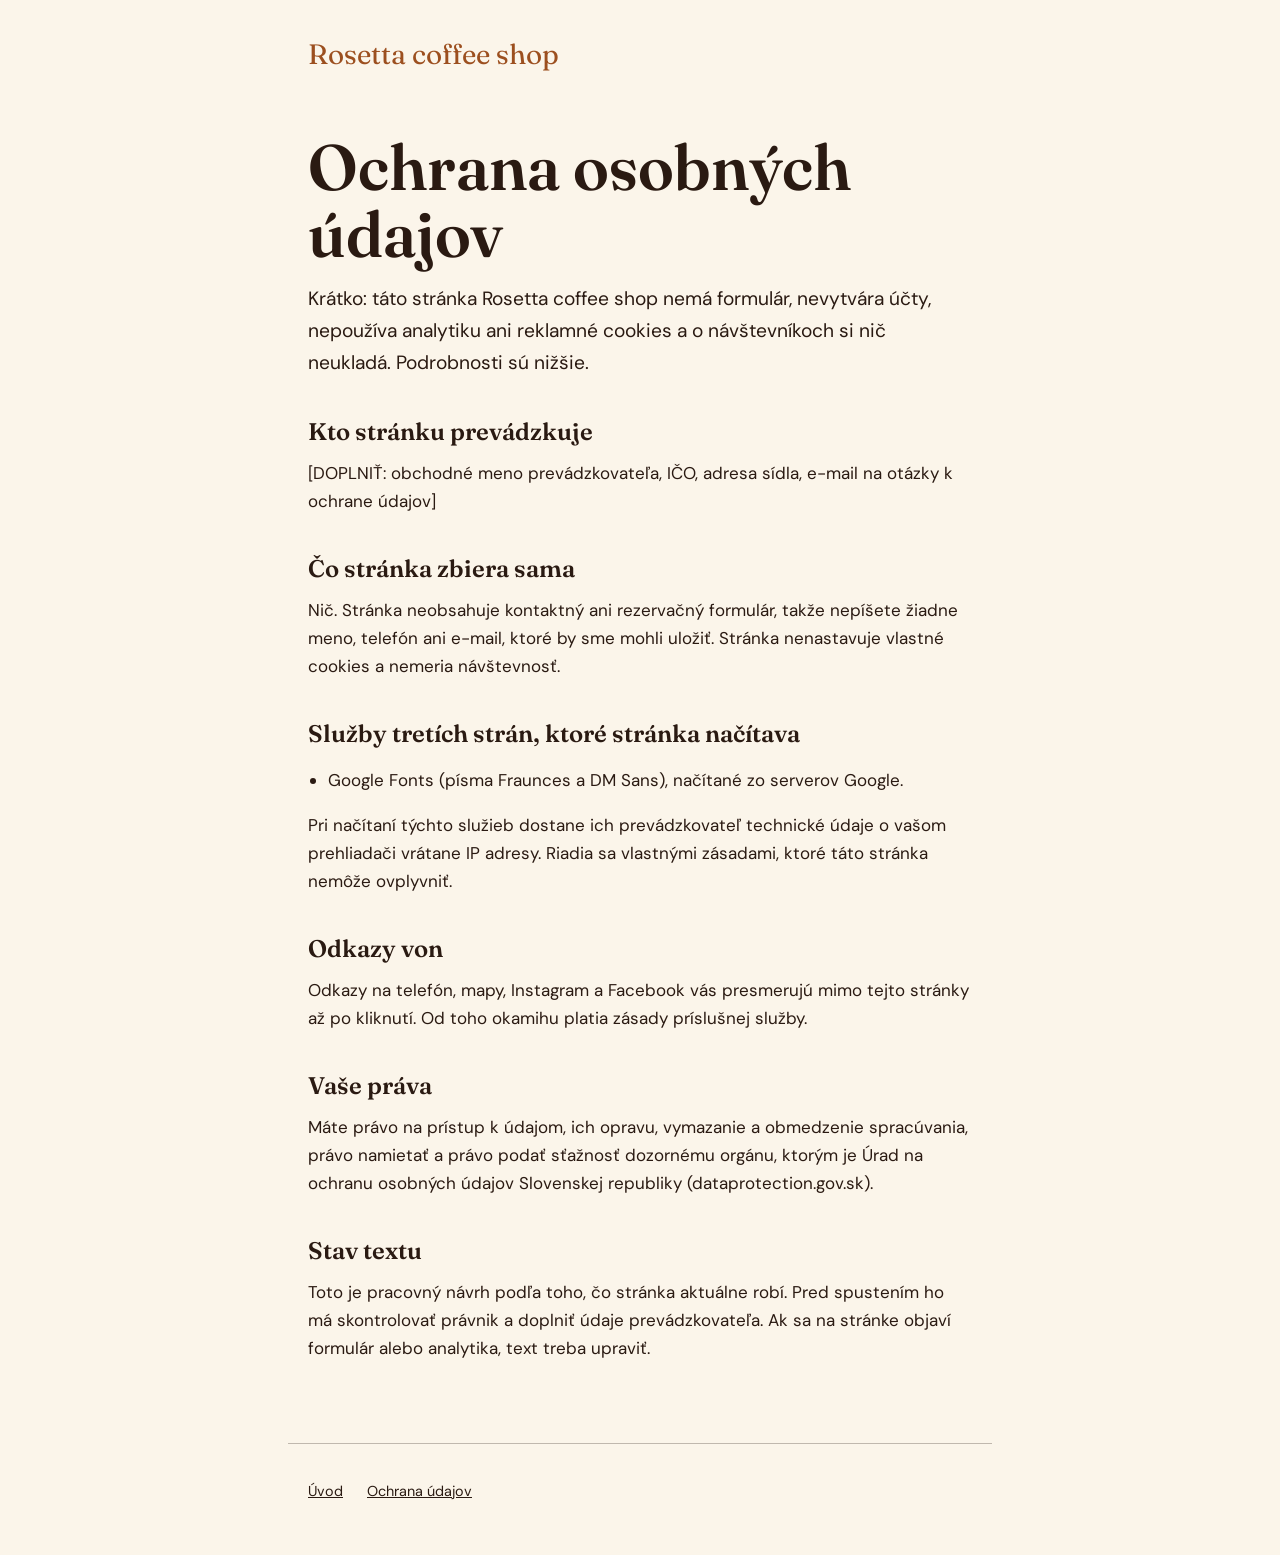
<file: ochrana-udajov.html>
<!doctype html>
<html lang="sk">
<head>
  <meta charset="utf-8">
  <meta name="viewport" content="width=device-width, initial-scale=1">
  <title>Ochrana údajov | Rosetta coffee shop</title>
  <meta name="description" content="Aké údaje spracúva stránka Rosetta coffee shop. Návrh na kontrolu právnikom.">
  <meta name="robots" content="noindex">
  <meta name="theme-color" content="#f0e2cb">
  <link rel="icon" href="assets/favicon.svg" type="image/svg+xml">
  <link rel="preconnect" href="https://fonts.googleapis.com">
  <link rel="preconnect" href="https://fonts.gstatic.com" crossorigin>
  <link href="https://fonts.googleapis.com/css2?family=Fraunces:wght@500;700&family=DM+Sans:wght@400;500;700&display=swap" rel="stylesheet">
  <link rel="stylesheet" href="style.css">
  <link rel="stylesheet" href="page.css">
</head>
<body class="page-body">
  <main class="page">
    <a class="page-home" href="./">Rosetta coffee shop</a>
    <div class="page-content">
      <h1>Ochrana osobných údajov</h1>
      <p class="page-lead">Krátko: táto stránka Rosetta coffee shop nemá formulár, nevytvára účty, nepoužíva analytiku ani reklamné cookies a o návštevníkoch si nič neukladá. Podrobnosti sú nižšie.</p>

      <h2>Kto stránku prevádzkuje</h2>
      <p>[DOPLNIŤ: obchodné meno prevádzkovateľa, IČO, adresa sídla, e-mail na otázky k ochrane údajov]</p>

      <h2>Čo stránka zbiera sama</h2>
      <p>Nič. Stránka neobsahuje kontaktný ani rezervačný formulár, takže nepíšete žiadne meno, telefón ani e-mail, ktoré by sme mohli uložiť. Stránka nenastavuje vlastné cookies a nemeria návštevnosť.</p>

      <h2>Služby tretích strán, ktoré stránka načítava</h2>
      <ul>
        <li>Google Fonts (písma Fraunces a DM Sans), načítané zo serverov Google.</li>
      </ul>
      <p>Pri načítaní týchto služieb dostane ich prevádzkovateľ technické údaje o vašom prehliadači vrátane IP adresy. Riadia sa vlastnými zásadami, ktoré táto stránka nemôže ovplyvniť.</p>

      <h2>Odkazy von</h2>
      <p>Odkazy na telefón, mapy, Instagram a Facebook vás presmerujú mimo tejto stránky až po kliknutí. Od toho okamihu platia zásady príslušnej služby.</p>

      <h2>Vaše práva</h2>
      <p>Máte právo na prístup k údajom, ich opravu, vymazanie a obmedzenie spracúvania, právo namietať a právo podať sťažnosť dozornému orgánu, ktorým je Úrad na ochranu osobných údajov Slovenskej republiky (dataprotection.gov.sk).</p>

      <h2>Stav textu</h2>
      <p>Toto je pracovný návrh podľa toho, čo stránka aktuálne robí. Pred spustením ho má skontrolovať právnik a doplniť údaje prevádzkovateľa. Ak sa na stránke objaví formulár alebo analytika, text treba upraviť.</p>

    </div>
  </main>
  <footer class="page-footer">
    <a href="./">Úvod</a>
    <a href="ochrana-udajov.html">Ochrana údajov</a>
  </footer>
</body>
</html>
</file>
<file: style.css>
:root {
  --hero-bg: var(--bg);
  --hero-ink: var(--ink);
  --display-weight: 600;
  --display-leading: 1.02;
  --display-tracking: 0;
  --display-case: none;
  --radius: 8px;
  --radius-button: 6px;
  --space-1: 0.5rem;
  --space-2: 1rem;
  --space-3: 1.5rem;
  --space-4: 2.5rem;
  --space-5: 4rem;
  --space-6: 6rem;
  --gutter: 1.25rem;
  --dock-height: 4.75rem;
  --divider-height: 2.25rem;
  --bg: #fbf5ea;
  --bg-alt: #f0e2cb;
  --ink: #2a1a12;
  --ink-muted: #6b5646;
  --accent: #9c4f1f;
  --accent-2: #5d7a54;
  --on-accent: #fffaf0;
  --line: rgba(42, 26, 18, 0.28);
  --hero-bg: #f0e2cb;
  --font-display: "Fraunces", Georgia, serif;
  --font-body: "DM Sans", "Segoe UI", sans-serif;
  --radius: 12px;
  --radius-button: 8px;
  --art-1: #4a2a1a;
  --art-2: #fffaf0;
  --art-3: #e0cba9;
  --art-4: #f8efe0;
  --art-5: #9c4f1f;
  --art-6: #c9a37a;
}

*,
*::before,
*::after {
  box-sizing: border-box;
}

html {
  scroll-behavior: smooth;
  scroll-padding-top: 4.5rem;
}

body {
  margin: 0;
  padding-bottom: var(--dock-height);
  background: var(--bg);
  color: var(--ink);
  font-family: var(--font-body);
  font-size: 1.0625rem;
  line-height: 1.6;
}

svg {
  display: block;
  max-width: 100%;
}

a {
  color: inherit;
}

:focus-visible {
  outline: 3px solid var(--accent);
  outline-offset: 3px;
}

h1,
h2,
h3 {
  margin: 0;
  font-family: var(--font-display);
  font-weight: var(--display-weight);
  line-height: var(--display-leading);
  letter-spacing: var(--display-tracking);
  text-transform: var(--display-case);
}

h1 {
  font-size: clamp(2.5rem, 9.5vw, 5.25rem);
}

h2 {
  font-size: clamp(2.1rem, 7vw, 3.75rem);
}

p {
  margin: 0 0 1em;
}

.skip-link {
  position: absolute;
  left: var(--gutter);
  top: -4rem;
  z-index: 20;
  padding: 0.75rem 1rem;
  background: var(--accent);
  color: var(--on-accent);
}

.skip-link:focus {
  top: 0.75rem;
}

.topbar {
  display: flex;
  flex-wrap: wrap;
  align-items: center;
  justify-content: space-between;
  gap: 0.25rem var(--space-3);
  padding: 0.5rem var(--gutter);
  background: var(--hero-bg);
  color: var(--hero-ink);
}

.brand {
  display: inline-flex;
  align-items: center;
  gap: 0.6rem;
  min-height: 2.75rem;
  font-family: var(--font-display);
  font-size: var(--brand-size, 1.5rem);
  font-weight: var(--display-weight);
  letter-spacing: var(--display-tracking);
  text-transform: var(--display-case);
  text-decoration: none;
}

.brand-mark {
  flex: none;
  width: 1.9rem;
  height: 1.9rem;
}

.topbar-nav {
  display: flex;
  align-items: center;
  gap: var(--space-2);
  font-size: 0.98rem;
  font-weight: 500;
}

.topbar-nav a:not(.button) {
  display: inline-block;
  padding: 0.7rem 0.15rem;
  text-decoration: none;
}

.topbar-nav a:not(.button):hover {
  text-decoration: underline;
  text-underline-offset: 0.25em;
}

.topbar-nav .topbar-cta {
  display: none;
  min-height: 2.75rem;
}

.button {
  display: inline-flex;
  align-items: center;
  justify-content: center;
  min-height: 3.25rem;
  padding: 0.75rem var(--space-3);
  border: 2px solid var(--accent);
  border-radius: var(--radius-button);
  background: var(--accent);
  color: var(--on-accent);
  font-family: var(--font-body);
  font-weight: 700;
  text-decoration: none;
  text-align: center;
  transition: background-color 0.2s, color 0.2s, border-color 0.2s;
}

.button:hover {
  background: transparent;
  color: inherit;
}

.button-ghost {
  background: transparent;
  border-color: currentColor;
  color: inherit;
}

.button-ghost:hover {
  background: var(--accent);
  border-color: var(--accent);
  color: var(--on-accent);
}

.actions {
  display: flex;
  flex-wrap: wrap;
  gap: 0.75rem;
}

.hero {
  display: grid;
  gap: var(--space-3);
  align-items: center;
  padding: var(--space-2) var(--gutter) var(--space-5);
  background: var(--hero-bg);
  color: var(--hero-ink);
}

.hero-art {
  order: -1;
  justify-self: center;
}

.hero-art svg {
  width: auto;
  height: min(15rem, 32svh);
  max-width: 100%;
}

.hero-kicker {
  margin: 0 0 var(--space-2);
  font-size: 0.82rem;
  font-weight: 700;
  letter-spacing: 0.16em;
  text-transform: uppercase;
  opacity: 0.8;
}

.hero-lede {
  max-width: 30rem;
  margin: var(--space-2) 0;
  font-size: 1.18rem;
  line-height: 1.5;
}

.hero-rating {
  margin: 0 0 var(--space-3);
  font-size: 0.95rem;
  opacity: 0.85;
}

.hero-rating strong {
  font-family: var(--font-display);
  font-size: 1.35rem;
}

.hero .actions {
  display: none;
}

.hero--center {
  text-align: center;
}

.hero--center .hero-lede {
  margin-inline: auto;
}

.hero--center .actions {
  justify-content: center;
}

.divider {
  height: var(--divider-height);
  background: var(--bg) url("assets/motif.svg") repeat-x center / auto 100%;
}

.section-inner {
  max-width: 72rem;
  margin: 0 auto;
  padding: var(--space-5) var(--gutter);
}

.offer-intro {
  max-width: 34rem;
  margin: var(--space-2) 0 0;
  color: var(--ink-muted);
}

.offer-list {
  margin: var(--space-4) 0 0;
  padding: 0;
  list-style: none;
}

.offer-name {
  font-family: var(--font-display);
  font-weight: var(--display-weight);
  font-size: 1.6rem;
  line-height: 1.15;
  text-transform: var(--display-case);
  letter-spacing: var(--display-tracking);
}

.placeholder {
  border-bottom: 1px dashed currentColor;
  color: var(--ink-muted);
  font-family: var(--font-body);
  font-size: 0.92rem;
  font-weight: 400;
  letter-spacing: 0;
  text-transform: none;
}

.offer--menu .offer-list li {
  display: flex;
  align-items: baseline;
  gap: 0.75rem;
  padding: 0.9rem 0;
}

.offer--menu .offer-gap {
  flex: 1;
  min-width: 1rem;
  border-bottom: 2px dotted var(--line);
}

.offer--menu .offer-list {
  max-width: 44rem;
}

.offer--numbered .offer-list {
  counter-reset: item;
  border-top: 1px solid var(--line);
}

.offer--numbered .offer-list li {
  display: grid;
  grid-template-columns: 3.25rem 1fr;
  align-items: baseline;
  column-gap: var(--space-2);
  padding: var(--space-3) 0;
  border-bottom: 1px solid var(--line);
  counter-increment: item;
}

.offer--numbered .offer-list li::before {
  content: counter(item, decimal-leading-zero);
  grid-row: span 2;
  color: var(--accent-2);
  font-family: var(--font-display);
  font-size: 1.6rem;
}

.offer--numbered .offer-name {
  font-size: clamp(1.8rem, 5vw, 2.6rem);
}

.offer--numbered .placeholder {
  grid-column: 2;
  justify-self: start;
  margin-top: 0.35rem;
}

.offer--numbered .offer-gap,
.offer--tiles .offer-gap,
.offer--chips .offer-gap {
  display: none;
}

.offer--tiles .offer-list {
  display: grid;
  gap: var(--space-2);
}

.offer--tiles .offer-list li {
  padding: var(--space-3);
  border: 1px solid var(--line);
  border-top: 6px solid var(--accent);
  border-radius: var(--radius);
  background: var(--bg-alt);
}

.offer--tiles .offer-list li:nth-child(even) {
  border-top-color: var(--accent-2);
}

.offer--tiles .offer-name,
.offer--tiles .placeholder {
  display: block;
}

.offer--tiles .placeholder {
  display: inline-block;
  margin-top: 0.5rem;
}

.offer--chalk .section-inner {
  max-width: 60rem;
}

.offer--chalk .offer-board {
  margin-top: var(--space-4);
  padding: var(--space-3);
  border: 8px solid var(--board-frame);
  border-radius: var(--radius);
  background: var(--board-bg);
  color: var(--board-ink);
}

.offer--chalk .offer-list {
  margin: 0;
}

.offer--chalk .offer-list li {
  display: flex;
  align-items: baseline;
  gap: 0.75rem;
  padding: 0.8rem 0;
  border-bottom: 1px dashed rgba(255, 255, 255, 0.35);
}

.offer--chalk .offer-list li:last-child {
  border-bottom: 0;
}

.offer--chalk .offer-gap {
  flex: 1;
}

.offer--chalk .placeholder {
  color: inherit;
  opacity: 0.8;
}

.offer--chips .offer-list {
  display: flex;
  flex-wrap: wrap;
  gap: 0.75rem;
}

.offer--chips .offer-list li {
  display: flex;
  flex-direction: column;
  gap: 0.25rem;
  padding: 0.9rem 1.25rem;
  border: 2px solid var(--ink);
  border-radius: var(--radius);
}

.offer--chips .offer-list li:nth-child(3n + 2) {
  background: var(--accent);
  border-color: var(--accent);
  color: var(--on-accent);
}

.offer--chips .offer-list li:nth-child(3n + 2) .placeholder {
  color: inherit;
}

.visit {
  background: var(--bg-alt);
}

.visit-grid {
  display: grid;
  gap: var(--space-4);
  margin-top: var(--space-4);
}

.label {
  display: block;
  margin-bottom: 0.5rem;
  color: var(--ink-muted);
  font-size: 0.8rem;
  font-weight: 700;
  letter-spacing: 0.16em;
  text-transform: uppercase;
}

.visit address {
  font-style: normal;
}

.visit address p {
  margin-bottom: 0.25rem;
}

.visit p a,
.contact-links a {
  display: inline-block;
  padding: 0.55rem 0;
  font-weight: 600;
}

.visit p a {
  padding: 0.55rem 0;
}

.visit-rating strong {
  font-family: var(--font-display);
  font-size: 2.5rem;
  line-height: 1;
}

.map {
  display: block;
  width: 100%;
  height: 20rem;
  margin-top: var(--space-4);
  border: 0;
  border-radius: var(--radius);
}

.footer {
  padding: var(--space-3) var(--gutter) var(--space-4);
  background: var(--footer-bg, var(--ink));
  color: var(--footer-ink, var(--bg));
  font-size: 0.9rem;
}

.footer-links {
  display: flex;
  flex-wrap: wrap;
  gap: var(--space-3);
  margin: 0;
}

.footer-links a {
  display: inline-block;
  padding: 0.7rem 0;
}

.footer-note {
  margin: var(--space-1) 0 0;
  opacity: 0.8;
}

.dock {
  position: fixed;
  inset: auto 0 0 0;
  z-index: 15;
  display: grid;
  grid-template-columns: 1.4fr 1fr;
  gap: 0.75rem;
  padding: 0.75rem var(--gutter) calc(0.75rem + env(safe-area-inset-bottom));
  background: var(--footer-bg, var(--ink));
  color: var(--footer-ink, var(--bg));
  border-top: 1px solid var(--line);
}

@media (min-width: 48rem) {
  :root {
    --gutter: 3rem;
  }

  body {
    padding-bottom: 0;
  }

  .dock {
    display: none;
  }

  .topbar {
    padding-block: 0.75rem;
  }

  .topbar-nav .topbar-cta {
    display: inline-flex;
  }

  .hero {
    grid-template-columns: minmax(0, 1.1fr) minmax(0, 0.9fr);
    gap: var(--space-5);
    min-height: min(44rem, calc(100svh - 4.5rem));
    padding-top: var(--space-4);
  }

  .hero--center {
    grid-template-columns: minmax(0, 1fr);
    gap: var(--space-4);
    align-content: center;
  }

  .hero--center .hero-art {
    order: 0;
  }

  .hero-art {
    order: 0;
    justify-self: end;
  }

  .hero--reverse .hero-art {
    order: -1;
    justify-self: start;
  }

  .hero-art svg {
    height: min(34rem, 68svh);
  }

  .hero--center .hero-art svg {
    height: min(21rem, 36svh);
  }

  .hero .actions {
    display: flex;
  }

  .offer--tiles .offer-list {
    grid-template-columns: repeat(3, 1fr);
  }

  .visit-grid {
    grid-template-columns: repeat(3, 1fr);
    gap: var(--space-5);
  }
}

@media (min-width: 75rem) {
  :root {
    --gutter: max(4rem, calc((100vw - 76rem) / 2));
  }
}

@media (prefers-reduced-motion: reduce) {
  html {
    scroll-behavior: auto;
  }

  .button {
    transition: none;
  }
}

.hero-banner {
  grid-column: 1 / -1;
  order: -2;
  margin: calc(var(--space-2) * -1) calc(var(--gutter) * -1) 0;
}

.hero-banner {
  align-self: start;
}

.hero:has(.hero-banner) {
  align-content: start;
}

.hero-banner svg {
  display: block;
  width: 100%;
  height: auto;
}

.hero-art {
  position: relative;
}

.idea-hint {
  margin: var(--space-1) 0 0;
  font-size: 0.85rem;
  text-align: center;
  opacity: 0.75;
}

.controls {
  display: flex;
  flex-wrap: wrap;
  justify-content: center;
  gap: 0.5rem;
  margin-top: var(--space-2);
}

.control {
  min-height: 2.75rem;
  padding: 0.5rem 1rem;
  border: 2px solid currentColor;
  border-radius: var(--radius-button);
  background: transparent;
  color: inherit;
  font: inherit;
  font-size: 0.95rem;
  font-weight: 600;
  cursor: pointer;
  transition: background-color 0.2s, color 0.2s, border-color 0.2s;
}

.control:hover,
.control[aria-pressed="true"] {
  background: var(--accent);
  border-color: var(--accent);
  color: var(--on-accent);
}

@media (prefers-reduced-motion: reduce) {
  *,
  *::before,
  *::after {
    transition: none !important;
    animation: none !important;
  }

  .control[data-replay] {
    display: none;
  }
}

.art [role="button"],
.art a {
  cursor: pointer;
}

.art [role="button"]:focus-visible,
.art a:focus-visible {
  outline: 3px solid var(--accent);
  outline-offset: 4px;
}

.block {
  --s-bg: var(--bg);
  --s-ink: var(--ink);
  --s-muted: var(--ink-muted);
  --s-line: var(--line);
  --s-accent: var(--accent);
  --s-on-accent: var(--on-accent);
  position: relative;
  background: var(--s-bg);
  color: var(--s-ink);
}

.tone-alt {
  --s-bg: var(--bg-alt);
}

.tone-ink {
  --s-bg: var(--ink);
  --s-ink: var(--bg);
  --s-muted: color-mix(in srgb, var(--bg) 76%, var(--ink));
  --s-line: color-mix(in srgb, var(--bg) 26%, transparent);
  --s-accent: var(--tone-ink-accent, color-mix(in srgb, var(--accent) 55%, var(--bg)));
  --s-on-accent: var(--ink);
}

.tone-accent {
  --s-bg: var(--accent);
  --s-ink: var(--on-accent);
  --s-muted: var(--on-accent);
  --s-line: color-mix(in srgb, var(--on-accent) 36%, transparent);
  --s-accent: var(--on-accent);
  --s-on-accent: var(--accent);
}

.block-inner {
  padding: var(--space-5) var(--gutter);
}

.block-title {
  max-width: 18ch;
  font-size: clamp(2.3rem, 6.4vw, 4.75rem);
}

.block-lead {
  max-width: 38rem;
  margin: var(--space-2) 0 0;
  color: var(--s-muted);
  font-size: 1.16rem;
  line-height: 1.5;
}

.block-lead:empty {
  display: none;
}

.block-note {
  max-width: 38rem;
  margin: var(--space-3) 0 0;
  color: var(--s-muted);
  font-size: 0.9rem;
}

.block .button {
  border-color: var(--s-accent);
  background: var(--s-accent);
  color: var(--s-on-accent);
}

.block .button:hover {
  background: transparent;
  color: var(--s-ink);
}

.block .button-ghost {
  border-color: currentColor;
  background: transparent;
  color: var(--s-ink);
}

.block .button-ghost:hover {
  border-color: var(--s-accent);
  background: var(--s-accent);
  color: var(--s-on-accent);
}

.statement-text {
  max-width: 24ch;
  margin: 0;
  font-family: var(--font-display);
  font-size: clamp(2.2rem, 6.6vw, 5.4rem);
  font-weight: var(--display-weight);
  line-height: 1.04;
  letter-spacing: var(--display-tracking);
  text-transform: var(--display-case);
}

.statement-text em {
  color: var(--s-accent);
  font-style: normal;
}

.statement-facts {
  display: grid;
  gap: var(--space-3);
  margin: var(--space-4) 0 0;
  padding: var(--space-3) 0 0;
  border-top: 1px solid var(--s-line);
}

.statement-facts dt {
  margin-bottom: 0.25rem;
  color: var(--s-muted);
  font-size: 0.8rem;
  font-weight: 700;
  letter-spacing: 0.14em;
  text-transform: uppercase;
}

.statement-facts dd {
  margin: 0;
  font-family: var(--font-display);
  font-size: clamp(1.35rem, 3vw, 1.85rem);
  font-weight: var(--display-weight);
  line-height: 1.15;
}

.rows {
  margin: var(--space-4) 0 0;
  padding: 0;
  list-style: none;
  border-top: 1px solid var(--s-line);
}

.row {
  display: grid;
  gap: var(--space-1);
  padding: var(--space-3) 0;
  border-bottom: 1px solid var(--s-line);
}

.row-name {
  font-family: var(--font-display);
  font-size: clamp(1.75rem, 4.6vw, 3rem);
  font-weight: var(--display-weight);
  line-height: 1.06;
  letter-spacing: var(--display-tracking);
  text-transform: var(--display-case);
}

.row-text {
  max-width: 34rem;
  margin: 0;
  color: var(--s-muted);
}

.steps {
  display: grid;
  gap: var(--space-4);
  margin: var(--space-4) 0 0;
  padding: 0;
  list-style: none;
  counter-reset: step;
}

.step {
  position: relative;
  padding-left: 3.75rem;
  counter-increment: step;
}

.step::before {
  content: counter(step);
  position: absolute;
  top: -0.2rem;
  left: 0;
  display: grid;
  place-items: center;
  width: 2.75rem;
  height: 2.75rem;
  border-radius: var(--radius);
  background: var(--s-accent);
  color: var(--s-on-accent);
  font-family: var(--font-display);
  font-size: 1.35rem;
  font-weight: var(--display-weight);
}

.step-art {
  width: 100%;
  max-width: 13rem;
  margin-bottom: var(--space-2);
}

.step-title {
  font-size: 1.5rem;
  line-height: 1.15;
}

.step-text {
  margin: 0.4rem 0 0;
  color: var(--s-muted);
}

.week-head {
  display: grid;
  gap: var(--space-3);
}

.week-status {
  display: inline-flex;
  align-items: center;
  gap: 0.6rem;
  margin: 0;
  font-weight: 700;
}

.week-status::before {
  content: "";
  width: 0.7rem;
  height: 0.7rem;
  border-radius: 50%;
  background: var(--s-muted);
}

.week-status[data-open="true"]::before {
  background: var(--s-accent);
}

.week {
  margin: var(--space-4) 0 0;
  padding: 0;
  list-style: none;
}

.week-day {
  display: grid;
  grid-template-columns: 2.5rem minmax(0, 1fr) auto;
  align-items: center;
  gap: var(--space-2);
  min-height: 3rem;
  border-top: 1px solid var(--s-line);
}

.week-day.is-today {
  font-weight: 700;
}

.week-track {
  position: relative;
  height: 0.75rem;
  border-radius: 2px;
  background: color-mix(in srgb, var(--s-ink) 9%, transparent);
}

.week-bar {
  position: absolute;
  top: 0;
  bottom: 0;
  left: var(--from);
  width: var(--span);
  border-radius: 2px;
  background: color-mix(in srgb, var(--s-accent) 62%, var(--s-bg));
}

.week-day.is-today .week-bar {
  background: var(--s-accent);
}

.week-time {
  min-width: 6.4rem;
  font-variant-numeric: tabular-nums;
  text-align: right;
}

.notes {
  display: grid;
  gap: 0;
  margin: var(--space-4) 0 0;
  padding: 0;
  list-style: none;
  border-top: 1px solid var(--s-line);
}

.note {
  display: grid;
  gap: 0.2rem;
  padding: var(--space-2) 0;
  border-bottom: 1px solid var(--s-line);
}

.note-title {
  font-weight: 700;
}

.note-text {
  margin: 0;
  color: var(--s-muted);
}

.note-text a {
  display: inline-block;
  padding: 0.65rem 0;
  color: var(--s-ink);
  font-weight: 700;
}

.place-grid {
  display: grid;
}

.place-map {
  position: relative;
  min-height: 21rem;
  overflow: hidden;
  background: var(--bg-alt);
}

.street-map {
  position: absolute;
  inset: 0;
  width: 100%;
  height: 100%;
  max-width: none;
}

.map-street {
  font-family: var(--font-body);
  font-size: 15px;
  font-weight: 600;
  letter-spacing: 0.03em;
  paint-order: stroke;
  stroke: var(--bg);
  stroke-width: 4px;
  stroke-linejoin: round;
}

.map-pin-label {
  font-family: var(--font-display);
  font-size: 24px;
  font-weight: var(--display-weight);
  paint-order: stroke;
  stroke: var(--bg);
  stroke-width: 6px;
  stroke-linejoin: round;
}

.place-credit {
  position: absolute;
  right: 0;
  bottom: 0;
  z-index: 1;
  padding: 0.15rem 0.5rem;
  background: color-mix(in srgb, var(--s-bg) 82%, transparent);
  font-size: 0.72rem;
}

.place-copy {
  padding: var(--space-5) var(--gutter);
}

.place-copy .block-title {
  font-size: clamp(2rem, 3.6vw, 3.25rem);
}

.block-title,
.statement-text,
.closing-title,
.row-name,
.step-title {
  overflow-wrap: break-word;
  hyphens: auto;
}

.place-address {
  margin: var(--space-3) 0 0;
  font-style: normal;
  font-size: 1.2rem;
  line-height: 1.4;
}

.place-text {
  max-width: 30rem;
  margin: var(--space-2) 0 0;
  color: var(--s-muted);
}

.place-links {
  display: grid;
  justify-items: start;
  gap: 0.15rem;
  margin: var(--space-3) 0 0;
  padding: 0;
  list-style: none;
}

.place-links a {
  display: inline-block;
  padding: 0.6rem 0;
  font-weight: 700;
}

.photo-band {
  margin: 0;
}

.photo-band img {
  display: block;
  width: 100%;
  height: clamp(20rem, 62vw, 40rem);
  object-fit: cover;
}

.photo-band figcaption {
  padding: var(--space-1) var(--gutter);
  background: var(--s-bg);
  color: var(--s-muted);
  font-size: 0.8rem;
}

.closing-grid {
  display: grid;
  gap: var(--space-4);
}

.closing-title {
  max-width: 14ch;
  font-size: clamp(2.6rem, 8.6vw, 6.5rem);
}

.closing-score {
  margin: 0;
}

.closing-score strong {
  display: block;
  margin-bottom: 0.4rem;
  font-variant-numeric: lining-nums;
  font-family: var(--font-display);
  font-size: clamp(4rem, 13vw, 8.5rem);
  font-weight: var(--display-weight);
  line-height: 1;
}

.closing .actions {
  margin-top: var(--space-3);
}

.topbar-nav a:not(.button) {
  white-space: nowrap;
}

.dock {
  grid-template-columns: 1.9fr 1fr;
}

.dock .button {
  padding-inline: 0.5rem;
  font-size: clamp(0.84rem, 3.9vw, 0.98rem);
  line-height: 1.15;
}

@media (max-width: 47.99rem) {
  .topbar {
    flex-wrap: nowrap;
    gap: 0.75rem;
  }

  .brand {
    min-width: 0;
    white-space: nowrap;
  }

  .topbar-nav {
    gap: 0.7rem;
    font-size: 0.9rem;
  }

  .topbar-nav a:not(.button):nth-of-type(n + 3) {
    display: none;
  }
}

@media (min-width: 48rem) {
  .block-inner {
    padding-block: var(--space-6);
  }

  .statement-facts {
    grid-template-columns: repeat(auto-fit, minmax(11rem, 1fr));
    gap: var(--space-4);
  }

  .row {
    grid-template-columns: minmax(0, 1fr) minmax(0, 1fr);
    align-items: baseline;
    gap: var(--space-4);
  }

  .steps {
    grid-template-columns: repeat(var(--step-count, 3), minmax(0, 1fr));
    gap: var(--space-3);
  }

  .step {
    padding-left: 0;
    padding-top: 3.75rem;
  }

  .week-head {
    grid-template-columns: minmax(0, 1fr) auto;
    align-items: end;
  }

  .notes {
    grid-template-columns: repeat(2, minmax(0, 1fr));
    column-gap: var(--space-5);
  }

  .place-grid {
    grid-template-columns: minmax(0, 1.5fr) minmax(0, 1fr);
    min-height: 40rem;
  }

  .place-grid--flip .place-map {
    order: 1;
  }

  .place-copy {
    align-self: center;
    padding-left: var(--space-5);
  }

  .place-grid--flip .place-copy {
    padding-right: var(--space-5);
    padding-left: var(--gutter);
  }

  .closing-grid {
    grid-template-columns: minmax(0, 1fr) auto;
    align-items: end;
  }
}

.methods {
  margin: var(--space-4) 0 0;
  padding: 0;
  list-style: none;
}

.method {
  display: grid;
  gap: 0.4rem var(--space-3);
  padding: var(--space-3) 0;
  border-top: 1px solid var(--s-line);
}

.method-name {
  font-size: clamp(1.9rem, 5vw, 3.2rem);
}

.method-bar {
  display: block;
  width: var(--length);
  height: 0.7rem;
  background: var(--s-accent);
}

.method-time {
  font-weight: 700;
}

.method-text {
  max-width: 34rem;
  margin: 0;
  color: var(--s-muted);
}

@media (min-width: 48rem) {
  .method {
    grid-template-columns: minmax(0, 1fr) minmax(0, 1.4fr);
    align-items: start;
  }

  .method-detail {
    grid-column: 2;
    grid-row: 1 / span 2;
  }
}
.fa1{fill:var(--art-1)}
.sa1{stroke:var(--art-1);fill:none}
.fa2{fill:var(--art-2)}
.sa2{stroke:var(--art-2);fill:none}
.fa3{fill:var(--art-3)}
.sa3{stroke:var(--art-3);fill:none}
.fa4{fill:var(--art-4)}
.sa4{stroke:var(--art-4);fill:none}
.fa5{fill:var(--art-5)}
.sa5{stroke:var(--art-5);fill:none}
.fa6{fill:var(--art-6)}
.sa6{stroke:var(--art-6);fill:none}
.fn{fill:none}
.fb{fill:var(--hero-bg)}
.art-text{font-family:var(--font-display);font-weight:var(--display-weight)}
.art{stroke-linecap:round;stroke-linejoin:round}
.rosetta .stream {
  opacity: 0;
}

@media (prefers-reduced-motion: no-preference) {
.rosetta.is-pouring .milk {
  transform-origin: 200px 306px;
  animation: rosetta-spread 1.3s ease-out both;
}

.rosetta.is-pouring .vein {
  stroke-dasharray: 1;
  animation: rosetta-draw 0.45s ease-out both;
  animation-delay: calc(1s + var(--i) * 0.11s);
}

.rosetta.is-pouring .stream {
  transform-origin: 200px 0;
  animation: rosetta-stream 1.1s ease-in both;
}

@keyframes rosetta-spread {
  from { transform: scale(0.04); }
  to { transform: scale(1); }
}

@keyframes rosetta-draw {
  from { stroke-dashoffset: 1; }
  to { stroke-dashoffset: 0; }
}

@keyframes rosetta-stream {
  0% { opacity: 1; transform: scaleY(0); }
  70% { opacity: 1; transform: scaleY(1); }
  100% { opacity: 0; transform: scaleY(1); }
}
}
</file>
<file: page.css>
:root {
  --page-bg: var(--bg);
  --page-ink: var(--ink);
  --page-accent: var(--accent);
  --page-accent-ink: var(--on-accent);
  --page-line: var(--line);
  --page-display-font: var(--font-display);
  --page-body-font: var(--font-body);
}

.page-body {
  min-height: 100vh;
  padding-bottom: 0;
  background: var(--page-bg);
  color: var(--page-ink);
  font-family: var(--page-body-font);
}

.page {
  max-width: 44rem;
  margin: 0 auto;
  padding: 1.5rem 1.25rem 4rem;
}

.page-home {
  display: inline-block;
  margin-bottom: 3rem;
  padding: 0.5rem 0;
  color: var(--page-accent);
  font-family: var(--page-display-font);
  font-size: 1.75rem;
  text-decoration: none;
}

.page-content h1 {
  margin-bottom: 1rem;
  font-family: var(--page-display-font);
  font-size: clamp(2.5rem, 8vw, 4rem);
  line-height: 1.05;
}

.page-content h2 {
  margin: 2.5rem 0 0.75rem;
  font-family: var(--page-display-font);
  font-size: 1.5rem;
  line-height: 1.2;
}

.page-content p,
.page-content li {
  line-height: 1.65;
}

.page-content ul {
  padding-left: 1.25rem;
}

.page-lead {
  font-size: 1.2rem;
}

.page-code {
  margin: 0;
  color: var(--page-accent);
  font-family: var(--page-display-font);
  font-size: clamp(5rem, 24vw, 10rem);
  line-height: 1;
}

.page-button {
  display: inline-flex;
  align-items: center;
  min-height: 3.25rem;
  padding: 0.75rem 1.5rem;
  background: var(--page-accent);
  color: var(--page-accent-ink);
  font-weight: 700;
  text-decoration: none;
}

.page-button:hover {
  background: var(--page-ink);
}

.page-content a:not(.page-button) {
  text-decoration-color: var(--page-accent);
  text-underline-offset: 0.2em;
}

.page-footer {
  display: flex;
  gap: 1.5rem;
  max-width: 44rem;
  margin: 0 auto;
  padding: 1.5rem 1.25rem 2.5rem;
  border-top: 1px solid var(--page-line);
  font-size: 0.9rem;
}

.page-footer a {
  display: inline-block;
  padding: 0.75rem 0;
}

.page-content p a:not(.page-button) {
  display: inline-block;
  padding: 0.5rem 0;
}
</file>
